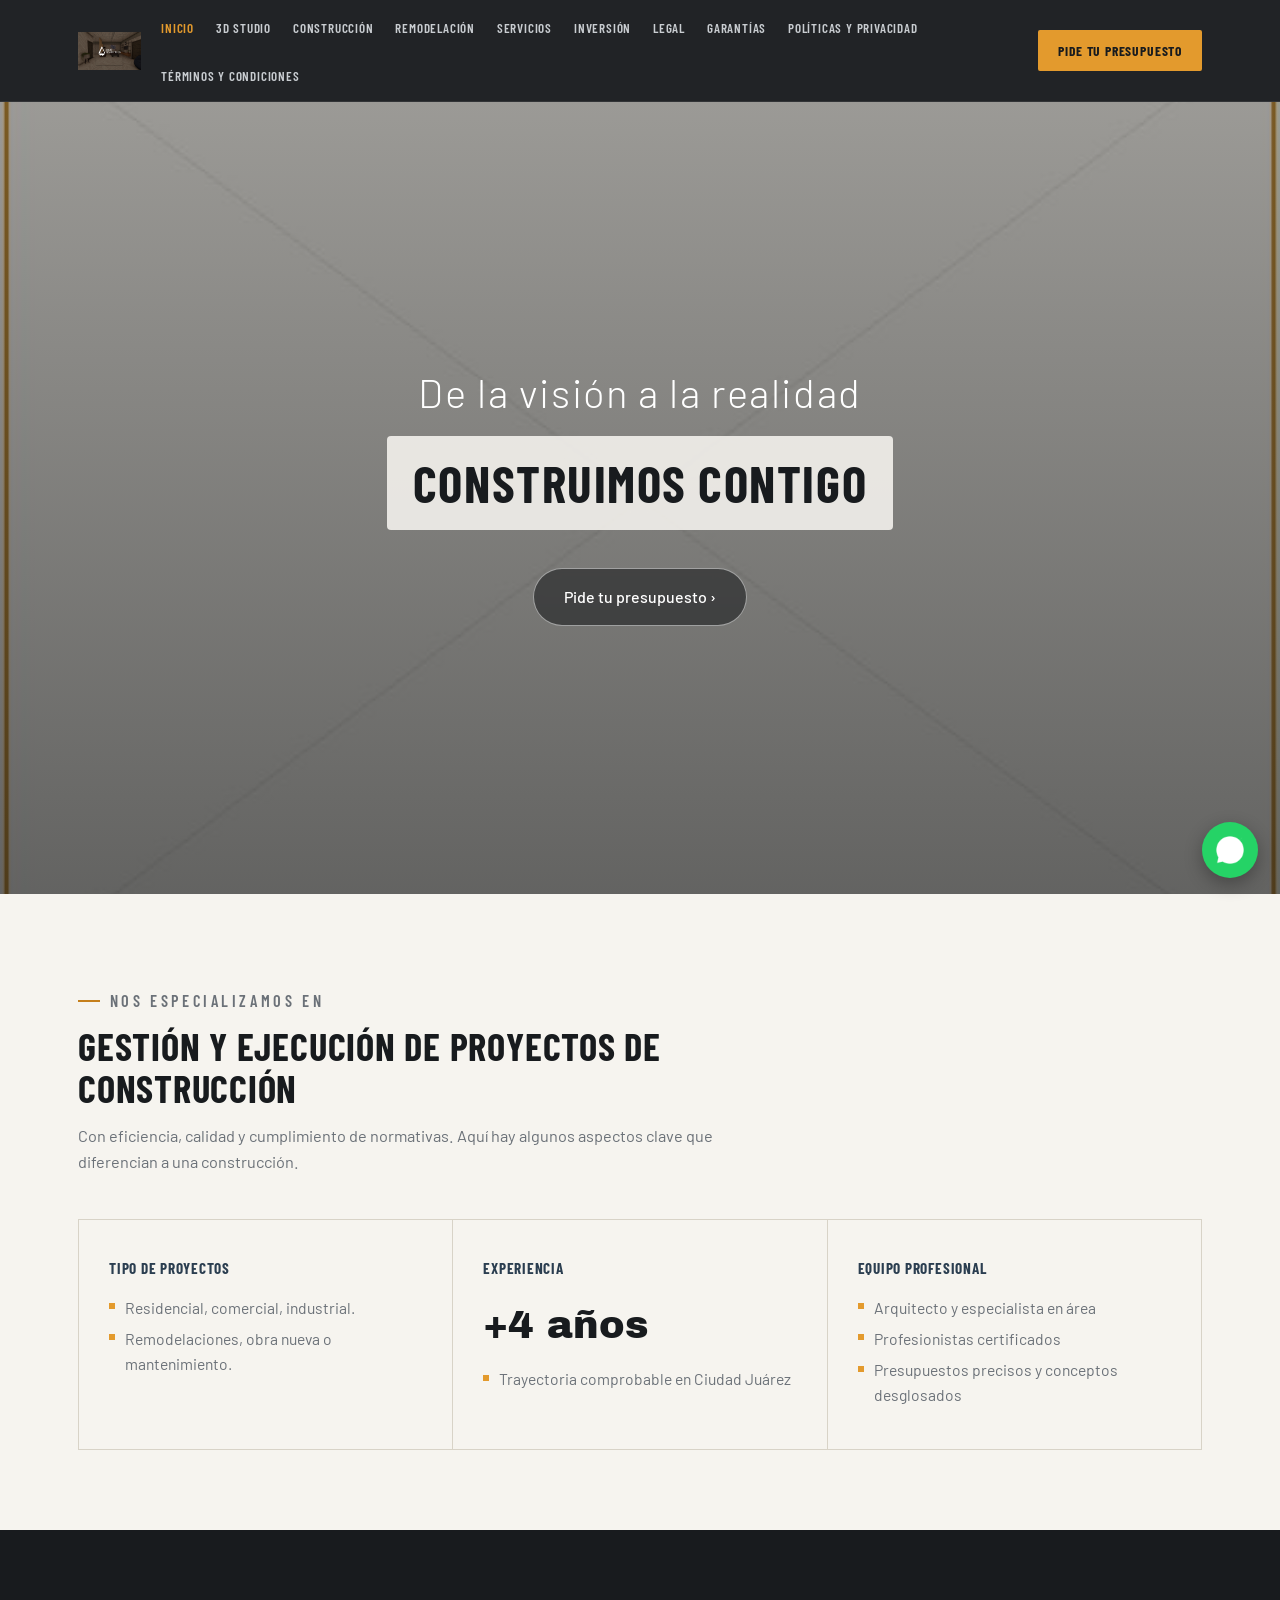
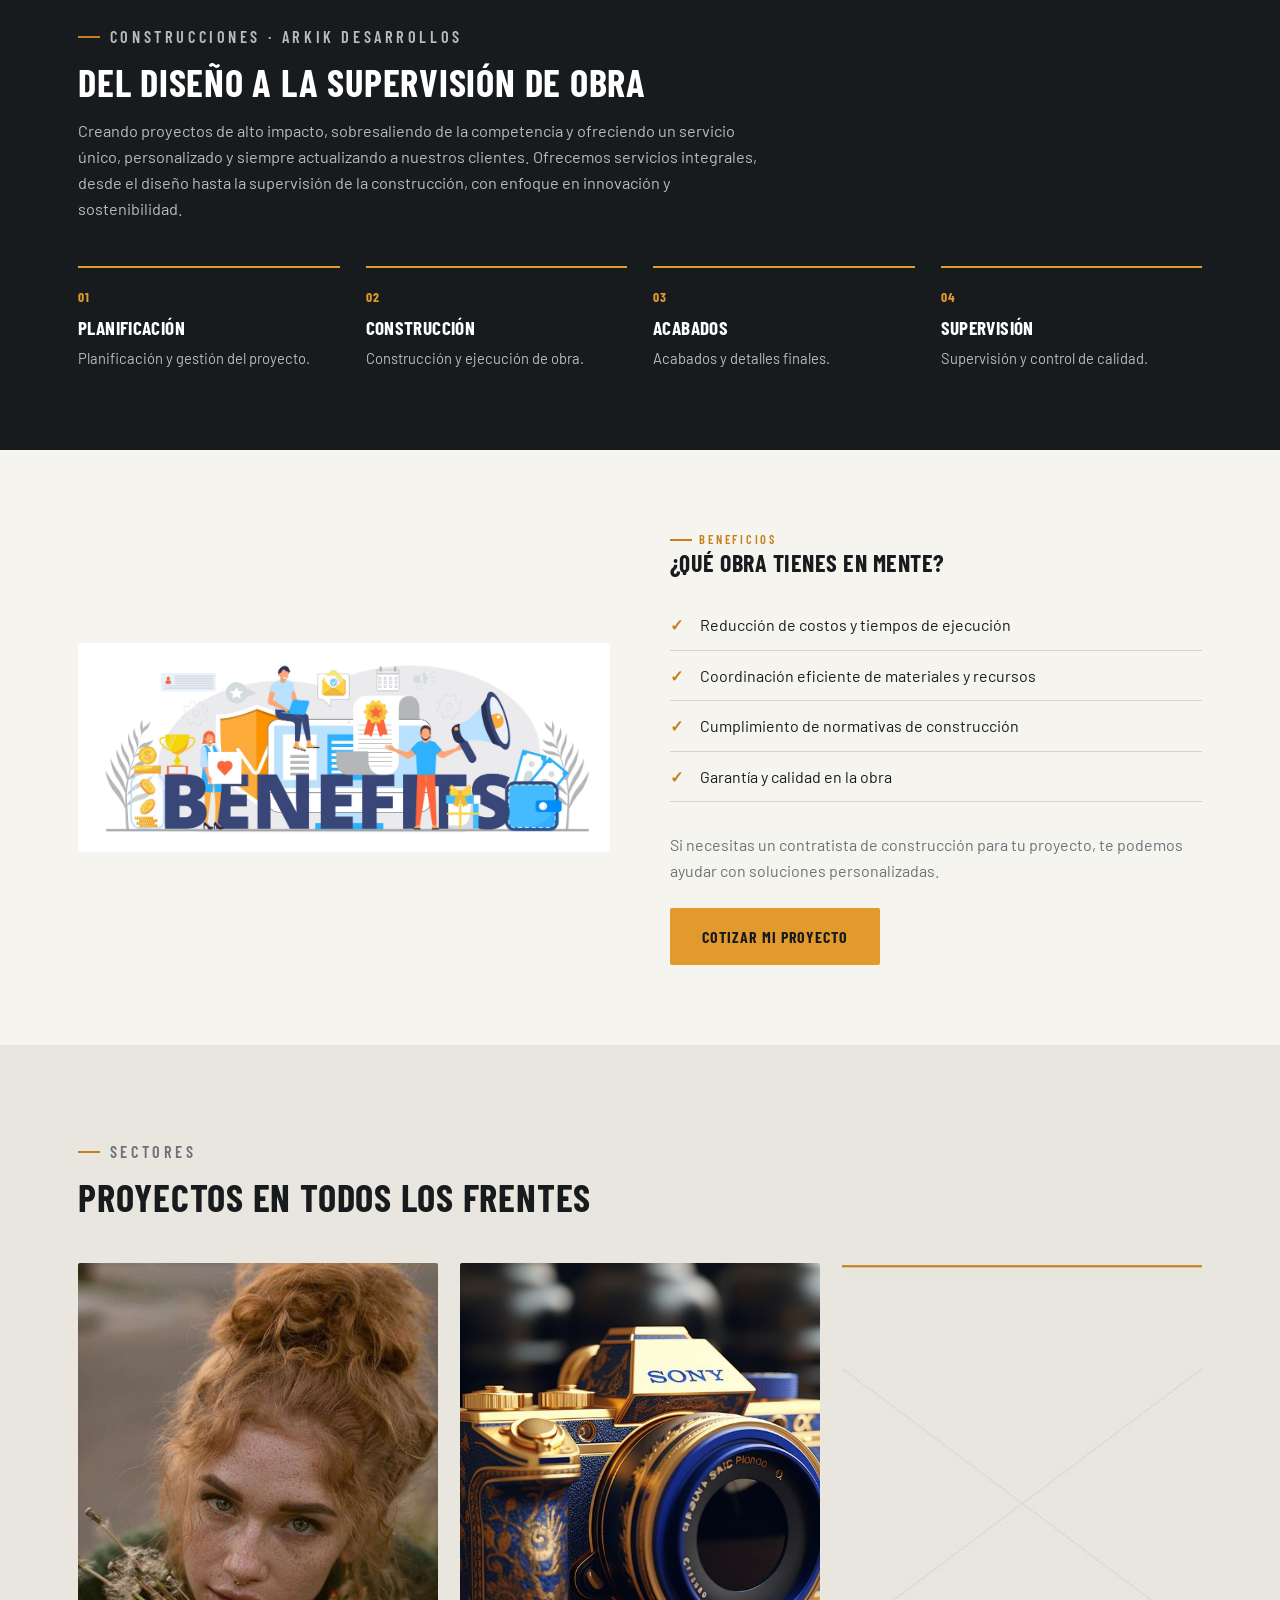
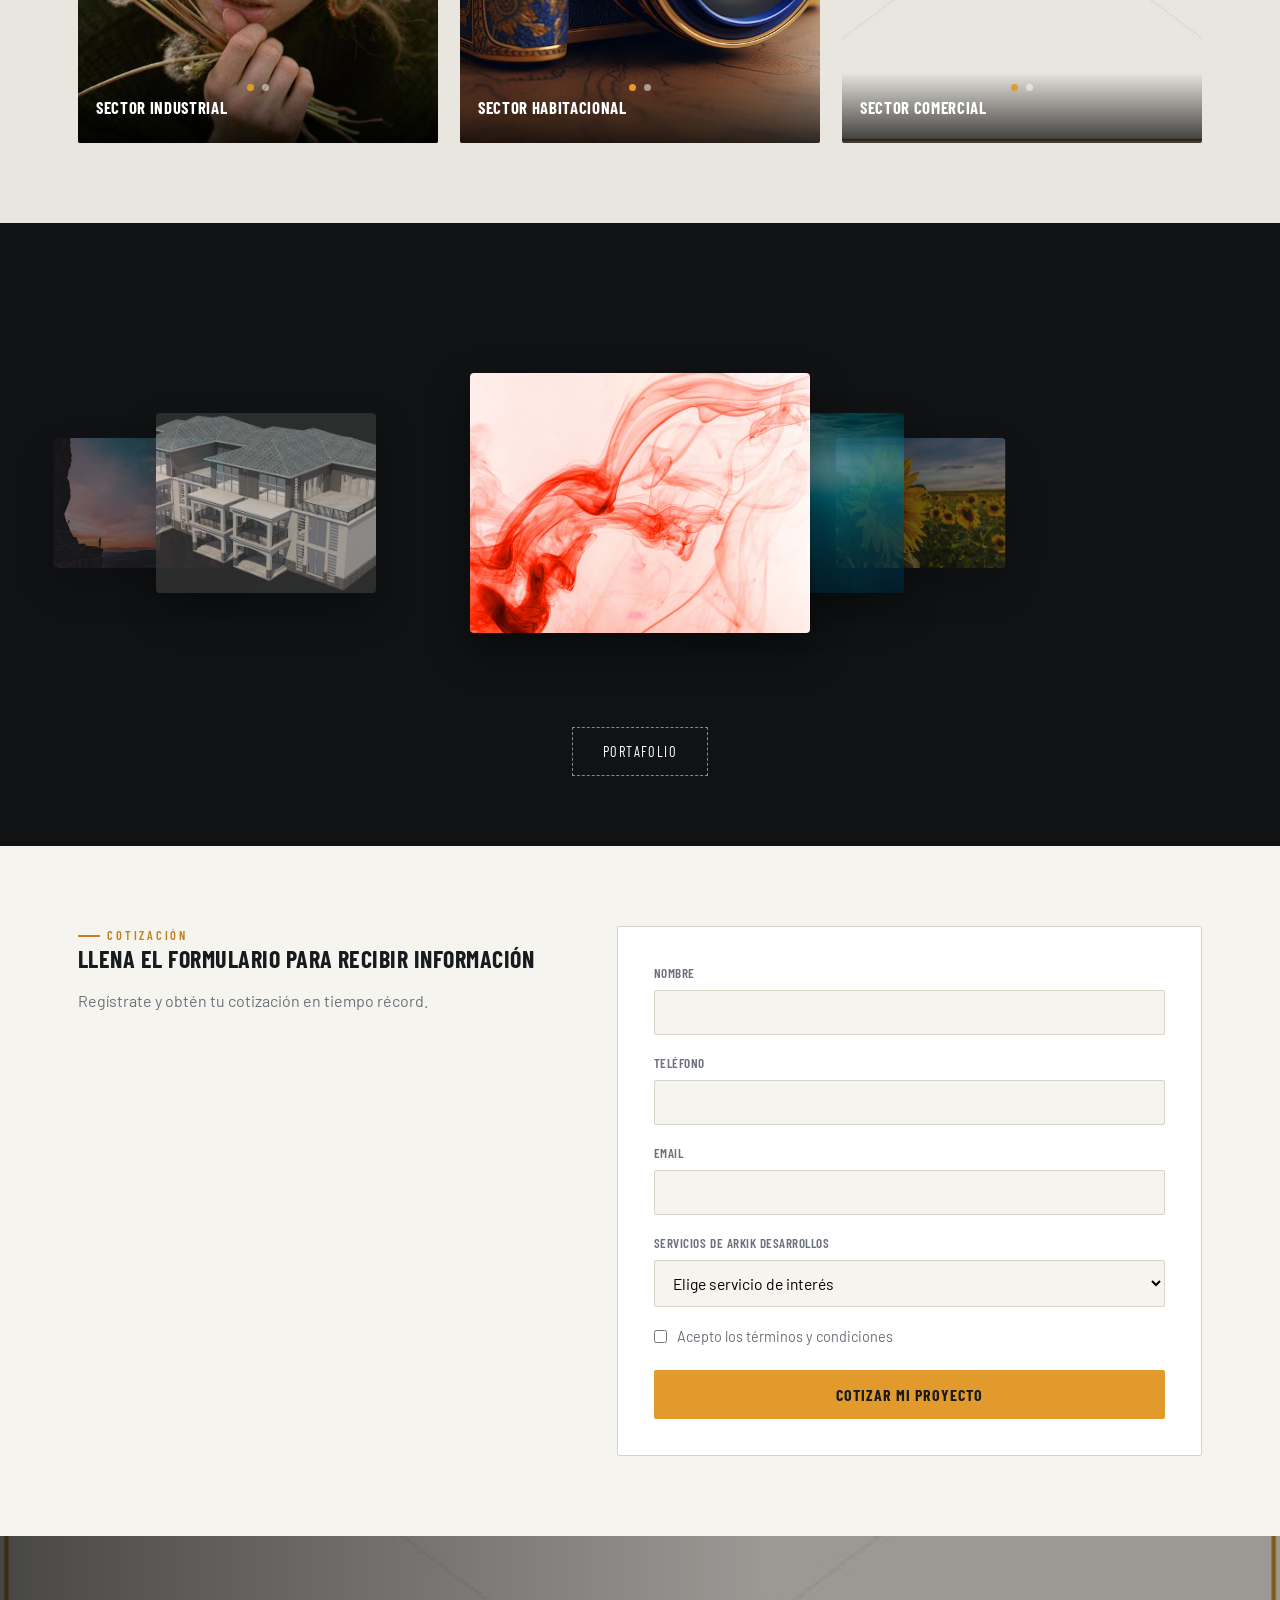
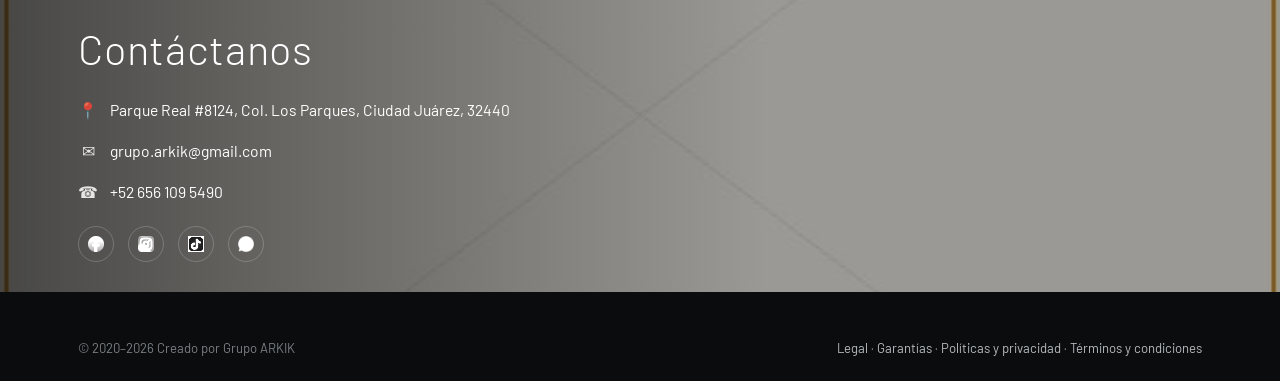
<file: index.html>
<!DOCTYPE html>
<html lang="es">
<head>
<meta charset="UTF-8">
<meta name="viewport" content="width=device-width, initial-scale=1.0">
<title>Construcción y Remodelaciones | Arkik Desarrollos | Ciudad Juárez</title>
<meta name="description" content="Conoce los proyectos donde hemos colaborado. Construcción, remodelación y desarrollos en Ciudad Juárez. ARKIK DESARROLLOS.">
<link rel="preconnect" href="https://fonts.googleapis.com"><link rel="preconnect" href="https://fonts.gstatic.com" crossorigin><link href="https://fonts.googleapis.com/css2?family=Archivo+Black&family=Barlow+Condensed:wght@500;600;700&family=Barlow:wght@400;500;600&display=swap" rel="stylesheet">
<link rel="stylesheet" href="css/style.css">

</head>
<body>
<header>
  <div class="nav">
    <a href="index.html" class="logo"><img src="images/logo.png" alt="Arkik Desarrollos"></a>
    <ul class="nav-links">
      <li><a href="index.html" class="active">Inicio</a></li>
<li><a href="3d-studio.html">3D Studio</a></li>
<li><a href="construccion.html">Construcción</a></li>
<li><a href="remodelacion.html">Remodelación</a></li>
<li><a href="servicios.html">Servicios</a></li>
<li><a href="inversion.html">Inversión</a></li>
<li><a href="legal.html">Legal</a></li>
<li><a href="garantias.html">Garantías</a></li>
<li><a href="politicas-privacidad.html">Políticas y privacidad</a></li>
<li><a href="terminos-condiciones.html">Términos y condiciones</a></li>

    </ul>
    <a class="nav-cta" href="https://api.whatsapp.com/send?phone=526561095490" target="_blank" rel="noopener">Pide tu presupuesto</a>
    <button class="nav-toggle" id="navToggle" aria-label="Abrir menú">☰</button>
  </div>
</header>
<main>

<section class="hero" id="inicio">
  <video class="hero-video" data-bg autoplay muted loop playsinline poster="images/hero-poster.jpg">
    <source src="videos/hero.mp4" type="video/mp4">
  </video>
  <div class="hero-inner">
    <h1>De la visión a la realidad</h1>
    <div class="tagline-pill">Construimos Contigo</div>
    <div>
      <a class="btn-pill" href="https://api.whatsapp.com/send?phone=526561095490" target="_blank" rel="noopener">Pide tu presupuesto ›</a>
    </div>
  </div>
</section>

<section id="especialidades">
  <div class="wrap">
    <div class="section-head reveal">
      <p class="eyebrow">Nos especializamos en</p>
      <h2>Gestión y ejecución de proyectos de construcción</h2>
      <p>Con eficiencia, calidad y cumplimiento de normativas. Aquí hay algunos aspectos clave que diferencian a una construcción.</p>
    </div>
    <div class="specs-grid reveal-stagger">
      <div class="spec-card">
        <p class="tag">Tipo de proyectos</p>
        <ul><li>Residencial, comercial, industrial.</li><li>Remodelaciones, obra nueva o mantenimiento.</li></ul>
      </div>
      <div class="spec-card">
        <p class="tag">Experiencia</p>
        <div class="big">+4 años</div>
        <ul style="margin-top:10px;"><li>Trayectoria comprobable en Ciudad Juárez</li></ul>
      </div>
      <div class="spec-card">
        <p class="tag">Equipo profesional</p>
        <ul><li>Arquitecto y especialista en área</li><li>Profesionistas certificados</li><li>Presupuestos precisos y conceptos desglosados</li></ul>
      </div>
    </div>
  </div>
</section>

<section class="services-band" id="construccion">
  <div class="wrap">
    <div class="section-head reveal">
      <p class="eyebrow">Construcciones · Arkik Desarrollos</p>
      <h2>Del diseño a la supervisión de obra</h2>
      <p>Creando proyectos de alto impacto, sobresaliendo de la competencia y ofreciendo un servicio único, personalizado y siempre actualizando a nuestros clientes. Ofrecemos servicios integrales, desde el diseño hasta la supervisión de la construcción, con enfoque en innovación y sostenibilidad.</p>
    </div>
    <div class="services-list reveal-stagger">
      <div class="service-item"><p class="idx">01</p><h3>Planificación</h3><p>Planificación y gestión del proyecto.</p></div>
      <div class="service-item"><p class="idx">02</p><h3>Construcción</h3><p>Construcción y ejecución de obra.</p></div>
      <div class="service-item"><p class="idx">03</p><h3>Acabados</h3><p>Acabados y detalles finales.</p></div>
      <div class="service-item"><p class="idx">04</p><h3>Supervisión</h3><p>Supervisión y control de calidad.</p></div>
    </div>
  </div>
</section>

<section id="servicios">
  <div class="wrap benefits reveal">
    <img src="images/benefits.jpg" alt="Obra de construcción Arkik Desarrollos" loading="lazy">
    <div>
      <p class="eyebrow">Beneficios</p>
      <h2>¿Qué obra tienes en mente?</h2>
      <ul>
        <li>Reducción de costos y tiempos de ejecución</li>
        <li>Coordinación eficiente de materiales y recursos</li>
        <li>Cumplimiento de normativas de construcción</li>
        <li>Garantía y calidad en la obra</li>
      </ul>
      <p style="color:var(--muted);margin-bottom:24px;">Si necesitas un contratista de construcción para tu proyecto, te podemos ayudar con soluciones personalizadas.</p>
      <a class="btn-primary" href="#contacto">Cotizar mi proyecto</a>
    </div>
  </div>
</section>

<section class="sectors">
  <div class="wrap">
    <div class="section-head reveal"><p class="eyebrow">Sectores</p><h2>Proyectos en todos los frentes</h2></div>
    <div class="sector-grid reveal-stagger">
      <div class="sector-card card-carousel">
        <div class="carousel-track">
          <img src="images/sector-industrial.jpg" alt="Sector Industrial" loading="lazy">
          <img src="images/construccion-corporativa.jpg" alt="Proyecto industrial Arkik" loading="lazy">
        </div>
        <button class="carousel-arrow prev" aria-label="Anterior">‹</button>
        <button class="carousel-arrow next" aria-label="Siguiente">›</button>
        <div class="carousel-dots"></div>
        <div class="label">Sector Industrial</div>
      </div>
      <div class="sector-card card-carousel">
        <div class="carousel-track">
          <img src="images/sector-habitacional.jpg" alt="Sector Habitacional" loading="lazy">
          <img src="images/construccion-residencial.jpg" alt="Proyecto habitacional Arkik" loading="lazy">
        </div>
        <button class="carousel-arrow prev" aria-label="Anterior">‹</button>
        <button class="carousel-arrow next" aria-label="Siguiente">›</button>
        <div class="carousel-dots"></div>
        <div class="label">Sector Habitacional</div>
      </div>
      <div class="sector-card card-carousel">
        <div class="carousel-track">
          <img src="images/sector-comercial.jpg" alt="Sector Comercial" loading="lazy">
          <img src="images/construccion-comercial.jpg" alt="Proyecto comercial Arkik" loading="lazy">
        </div>
        <button class="carousel-arrow prev" aria-label="Anterior">‹</button>
        <button class="carousel-arrow next" aria-label="Siguiente">›</button>
        <div class="carousel-dots"></div>
        <div class="label">Sector Comercial</div>
      </div>
    </div>
  </div>
</section>

<section class="portfolio-fan-wrap" id="remodelacion">
  <div class="wrap">
    <div class="portfolio-fan" data-images='["images/construccion-residencial.jpg","images/remodelacion-cocinas.jpg","images/construccion-comercial.jpg","images/remodelacion-banos.jpg","images/3d-plaza-caporal.jpg","images/construccion-corporativa.jpg","images/remodelacion-fachadas.jpg","images/3d-casa-pao.jpg"]'></div>
    <a class="fan-badge" href="https://www.grupoarkik.com/_files/ugd/6ab1eb_3b5ccdfc936b4402ac11c60393402bea.pdf" target="_blank" rel="noopener">Portafolio</a>
  </div>
</section>

<section class="form-section" id="contacto">
  <div class="wrap form-layout reveal">
    <div>
      <p class="eyebrow">Cotización</p>
      <h2>Llena el formulario para recibir información</h2>
      <p style="color:var(--muted);margin-top:16px;">Regístrate y obtén tu cotización en tiempo récord.</p>
    </div>
    <form id="quoteForm">
      <div class="field"><label for="name">Nombre</label><input type="text" id="name" name="name" required></div>
      <div class="field"><label for="phone">Teléfono</label><input type="tel" id="phone" name="phone" required></div>
      <div class="field"><label for="email">Email</label><input type="email" id="email" name="email" required></div>
      <div class="field">
        <label for="service">Servicios de Arkik Desarrollos</label>
        <select id="service" name="service">
          <option value="">Elige servicio de interés</option>
          <option>Construcción</option><option>Remodelación</option><option>3D Studio</option><option>Inversión</option>
        </select>
      </div>
      <div class="checkbox-row"><input type="checkbox" id="terms" required><label for="terms">Acepto los términos y condiciones</label></div>
      <button type="submit" class="submit-btn">Cotizar mi proyecto</button>
      <p class="form-note" id="formNote">Se abrió tu app de correo con los datos listos para enviar — solo confirma el envío ahí.</p>
    </form>
  </div>
</section>

</main>
<section class="contact-video">
  <video class="contact-video-el" data-bg autoplay muted loop playsinline poster="images/contact-poster.jpg">
    <source src="videos/contacto.mp4" type="video/mp4">
  </video>
  <div class="wrap">
    <h2>Contáctanos</h2>
    <ul class="c-list">
      <li><span class="c-icon">📍</span><a href="https://maps.app.goo.gl/6qmCh1wCLA6KnDSu8" target="_blank" rel="noopener">Parque Real #8124, Col. Los Parques, Ciudad Juárez, 32440</a></li>
      <li><span class="c-icon">✉</span><a href="mailto:arkik.desarrollos@gmail.com">grupo.arkik@gmail.com</a></li>
      <li><span class="c-icon">☎</span><a href="tel:+526561095490">+52 656 109 5490</a></li>
    </ul>
    <div class="socials" style="margin-top:22px;">
      <a href="https://www.facebook.com/profile.php?id=61581260662167" target="_blank" rel="noopener" aria-label="Facebook"><img src="images/icon-facebook.png" alt=""></a>
      <a href="https://www.instagram.com/arkik_3d_studio/" target="_blank" rel="noopener" aria-label="Instagram"><img src="images/icon-instagram.png" alt=""></a>
      <a href="https://www.tiktok.com/@arkik_desarrollos" target="_blank" rel="noopener" aria-label="TikTok"><img src="images/icon-tiktok.png" alt=""></a>
      <a href="https://api.whatsapp.com/send?phone=526561095490" target="_blank" rel="noopener" aria-label="WhatsApp"><img src="images/icon-whatsapp.png" alt=""></a>
    </div>
  </div>
</section>

<footer>
  <div class="wrap footer-bottom">
    <span>© 2020–2026 Creado por Grupo ARKIK</span>
    <span><a href="legal.html">Legal</a> · <a href="garantias.html">Garantías</a> · <a href="politicas-privacidad.html">Políticas y privacidad</a> · <a href="terminos-condiciones.html">Términos y condiciones</a></span>
  </div>
</footer>

<a class="wa-float" href="https://api.whatsapp.com/send?phone=526561095490" target="_blank" rel="noopener" aria-label="Escríbenos por WhatsApp"><img src="images/icon-whatsapp.png" alt="WhatsApp"></a>

<script src="js/main.js"></script>
</body>
</html>
</file>
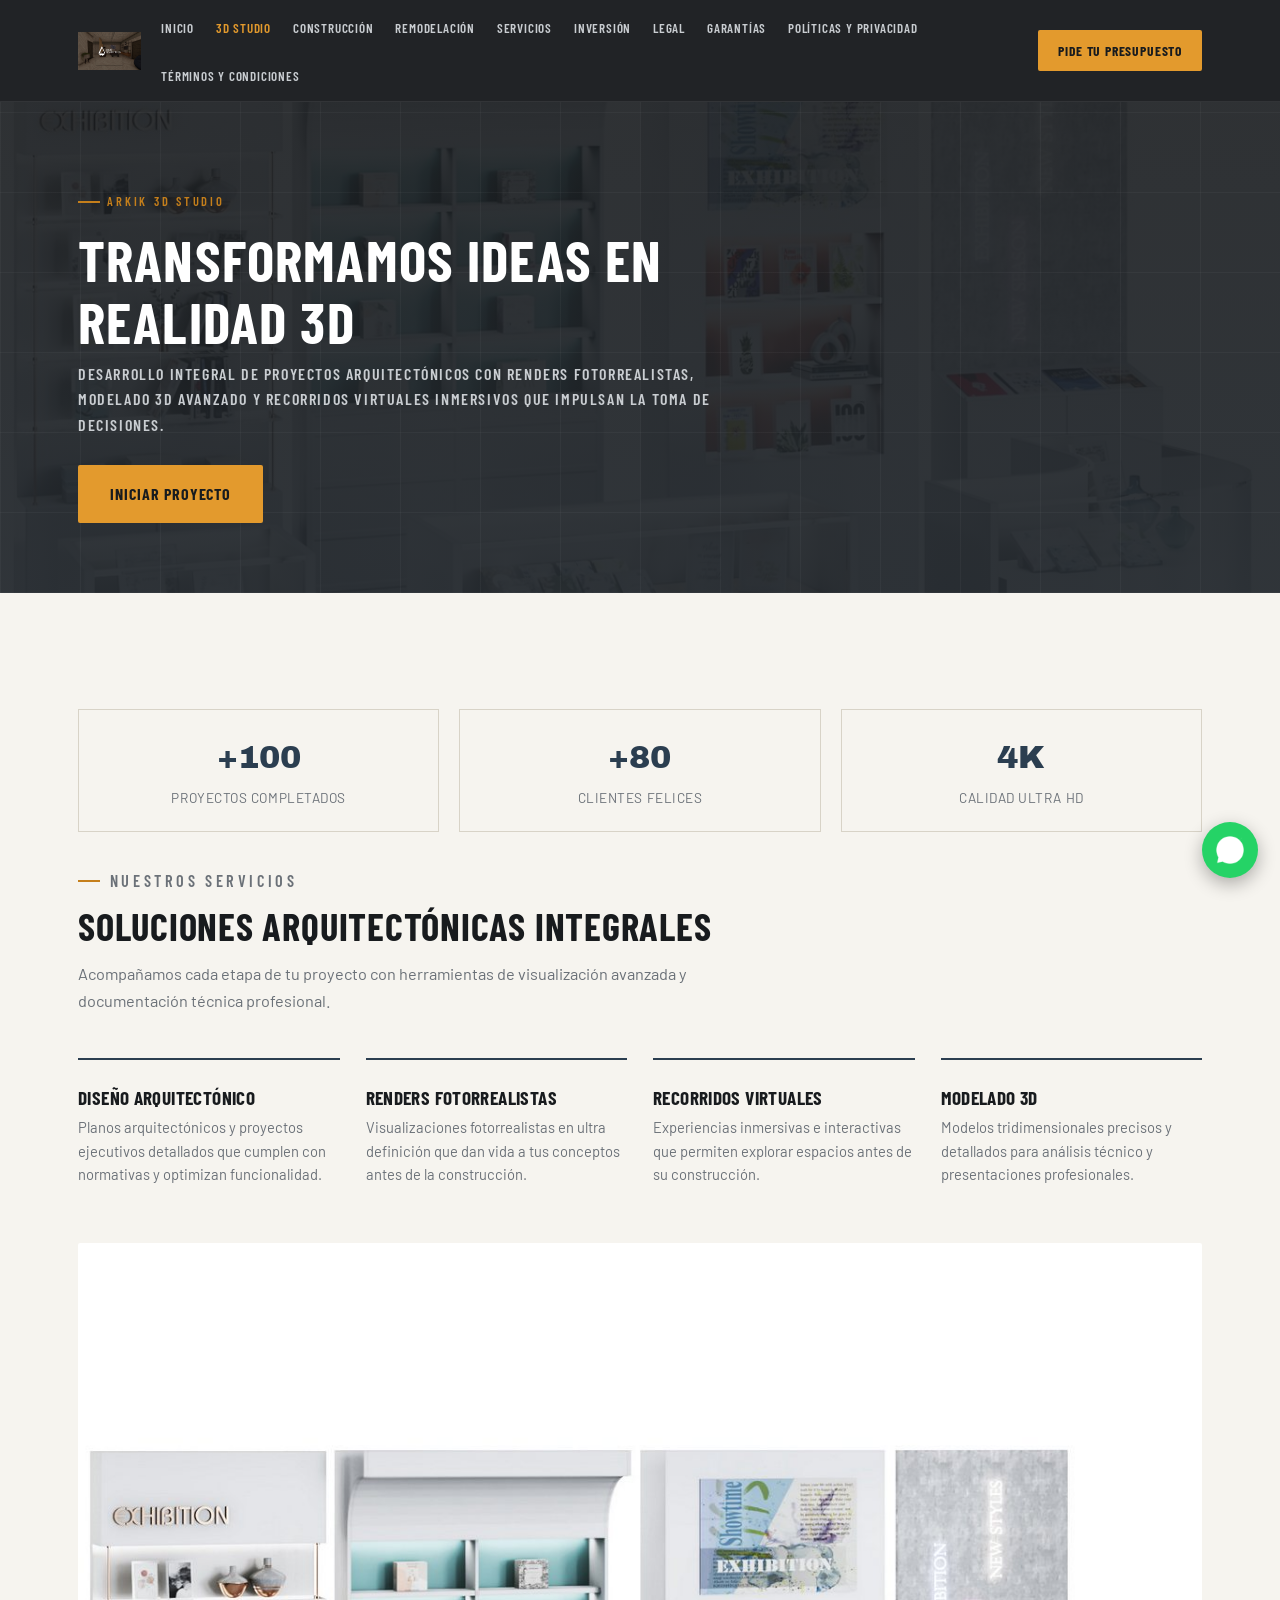
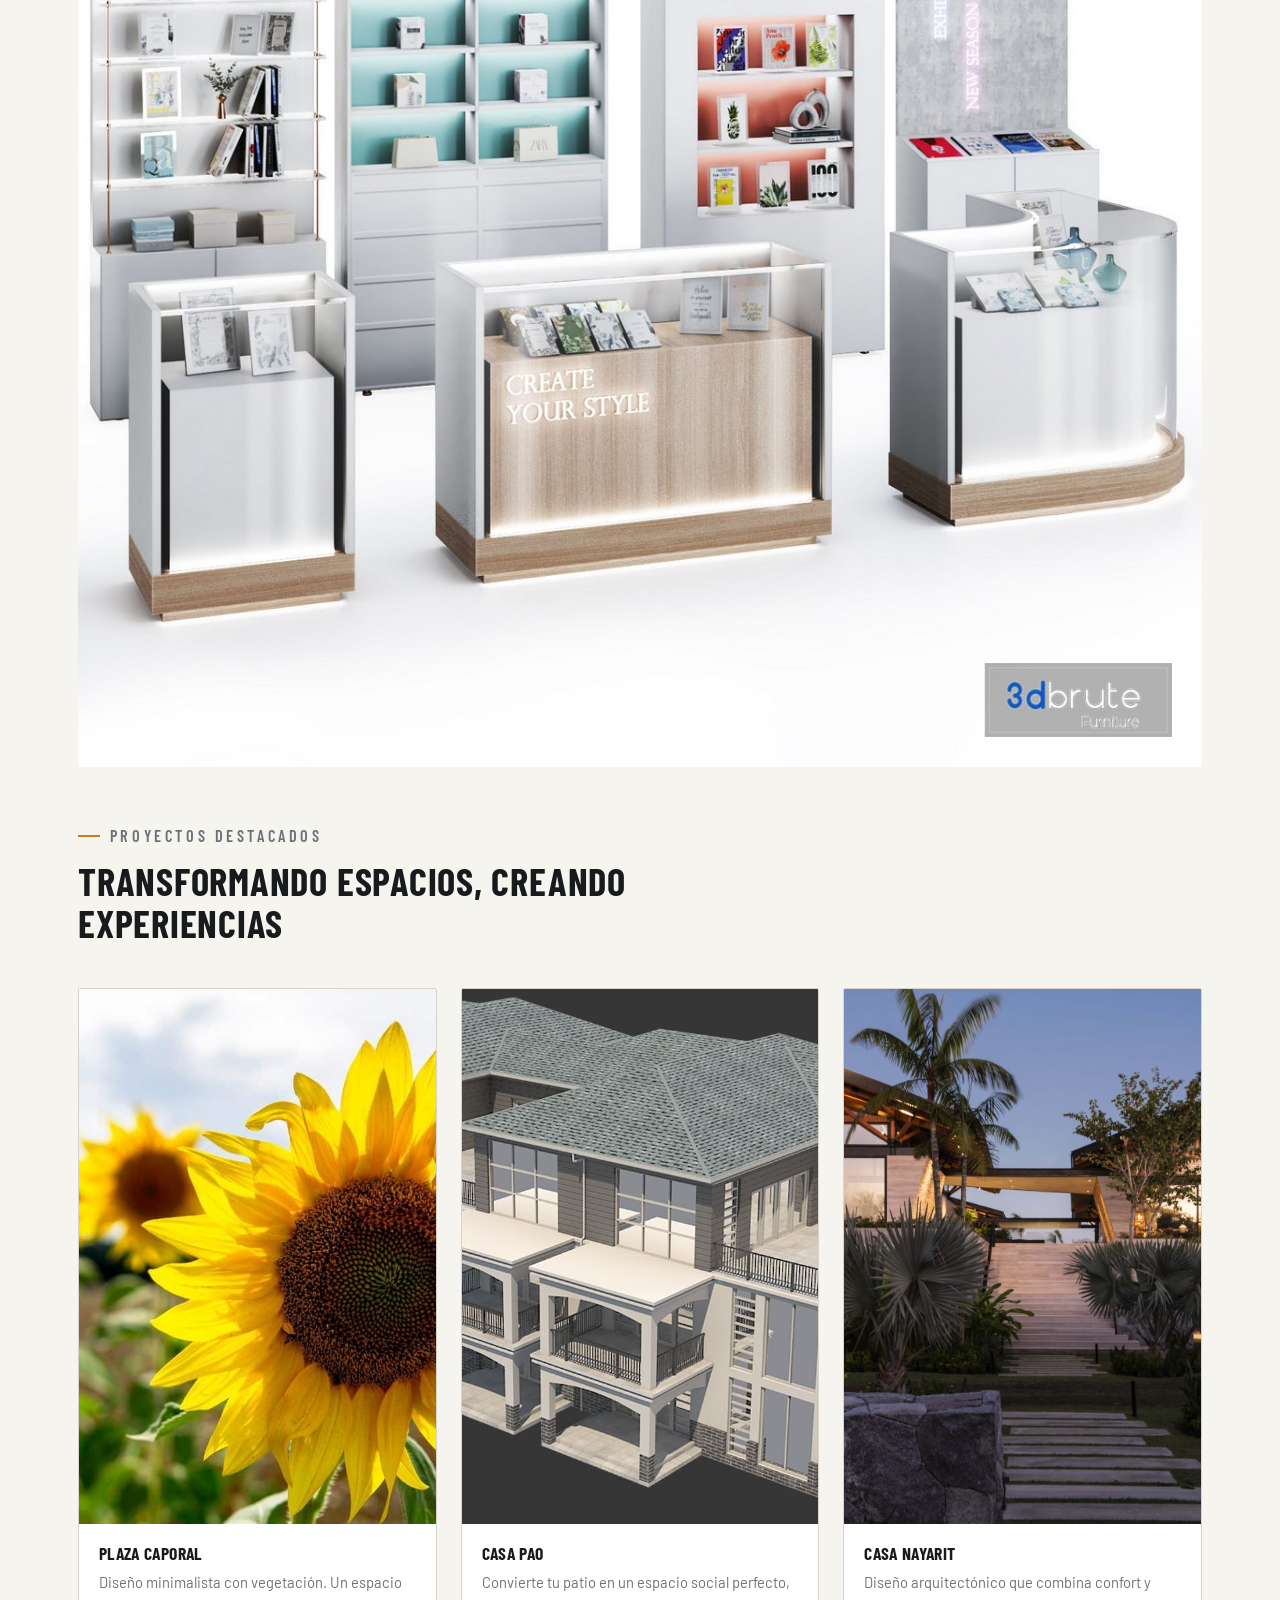
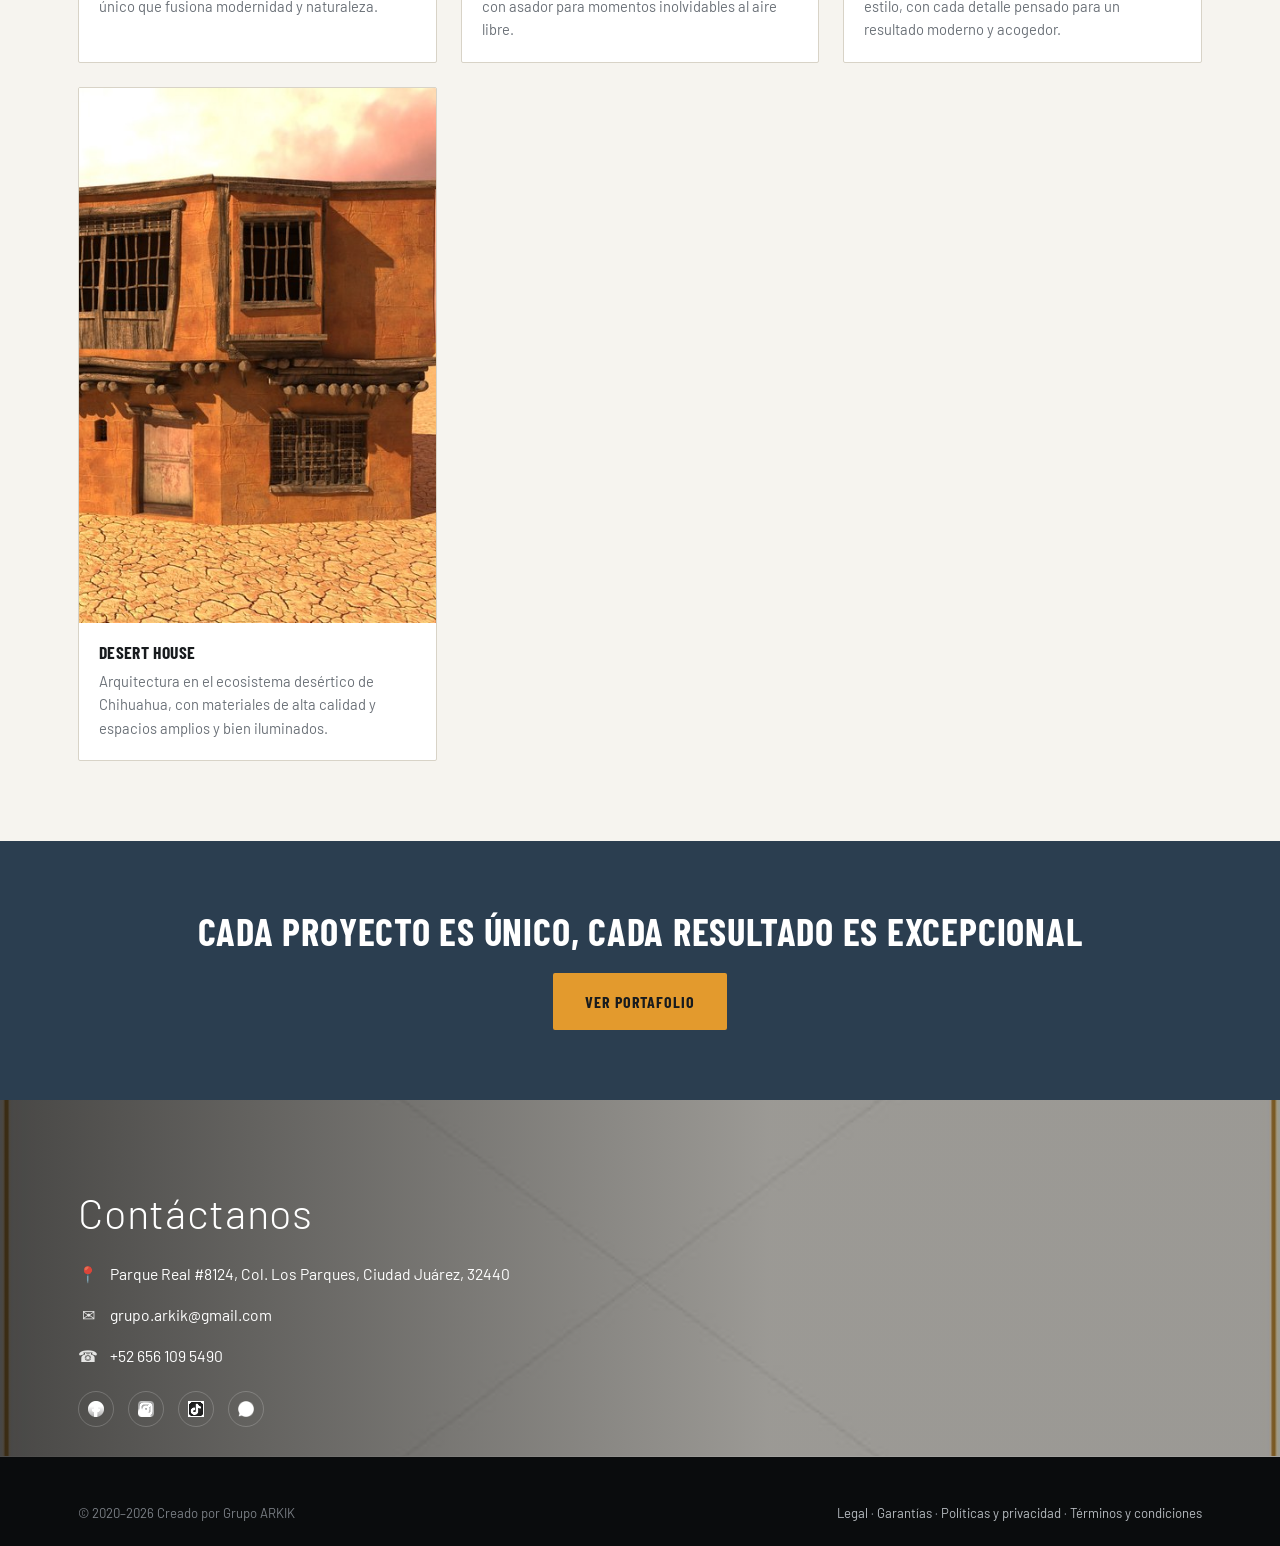
<file: 3d-studio.html>
<!DOCTYPE html>
<html lang="es">
<head>
<meta charset="UTF-8">
<meta name="viewport" content="width=device-width, initial-scale=1.0">
<title>3D Studio | Grupo Arkik</title>
<meta name="description" content="Renders fotorrealistas, modelado 3D y recorridos virtuales para proyectos arquitectónicos.">
<link rel="preconnect" href="https://fonts.googleapis.com"><link rel="preconnect" href="https://fonts.gstatic.com" crossorigin><link href="https://fonts.googleapis.com/css2?family=Archivo+Black&family=Barlow+Condensed:wght@500;600;700&family=Barlow:wght@400;500;600&display=swap" rel="stylesheet">
<link rel="stylesheet" href="css/style.css">

</head>
<body>
<header>
  <div class="nav">
    <a href="index.html" class="logo"><img src="images/logo.png" alt="Arkik Desarrollos"></a>
    <ul class="nav-links">
      <li><a href="index.html">Inicio</a></li>
<li><a href="3d-studio.html" class="active">3D Studio</a></li>
<li><a href="construccion.html">Construcción</a></li>
<li><a href="remodelacion.html">Remodelación</a></li>
<li><a href="servicios.html">Servicios</a></li>
<li><a href="inversion.html">Inversión</a></li>
<li><a href="legal.html">Legal</a></li>
<li><a href="garantias.html">Garantías</a></li>
<li><a href="politicas-privacidad.html">Políticas y privacidad</a></li>
<li><a href="terminos-condiciones.html">Términos y condiciones</a></li>

    </ul>
    <a class="nav-cta" href="https://api.whatsapp.com/send?phone=526561095490" target="_blank" rel="noopener">Pide tu presupuesto</a>
    <button class="nav-toggle" id="navToggle" aria-label="Abrir menú">☰</button>
  </div>
</header>
<main>

<section class="page-hero" style="background-image:url('images/3d-showcase.jpg')">
  <div class="wrap">
    <p class="eyebrow">Arkik 3D Studio</p>
    <h1>Transformamos ideas en realidad 3D</h1>
    <p class="tagline">Desarrollo integral de proyectos arquitectónicos con renders fotorrealistas, modelado 3D avanzado y recorridos virtuales inmersivos que impulsan la toma de decisiones.</p>
    <div style="margin-top:28px;"><a class="btn-primary" href="https://api.whatsapp.com/send?phone=526561095490" target="_blank" rel="noopener">Iniciar proyecto</a></div>
  </div>
</section>
<section>
  <div class="wrap">
    <div class="stats-row reveal-stagger">
      <div class="stat"><div class="num">+100</div><div class="label">Proyectos completados</div></div>
      <div class="stat"><div class="num">+80</div><div class="label">Clientes felices</div></div>
      <div class="stat"><div class="num">4K</div><div class="label">Calidad ultra HD</div></div>
    </div>
    <div class="section-head reveal">
      <p class="eyebrow">Nuestros servicios</p>
      <h2>Soluciones arquitectónicas integrales</h2>
      <p>Acompañamos cada etapa de tu proyecto con herramientas de visualización avanzada y documentación técnica profesional.</p>
    </div>
    <div class="services-list reveal-stagger" style="margin-bottom:56px;">
      <div class="service-item" style="border-color:var(--steel);"><h3>Diseño Arquitectónico</h3><p style="color:var(--muted);">Planos arquitectónicos y proyectos ejecutivos detallados que cumplen con normativas y optimizan funcionalidad.</p></div>
      <div class="service-item" style="border-color:var(--steel);"><h3>Renders Fotorrealistas</h3><p style="color:var(--muted);">Visualizaciones fotorrealistas en ultra definición que dan vida a tus conceptos antes de la construcción.</p></div>
      <div class="service-item" style="border-color:var(--steel);"><h3>Recorridos Virtuales</h3><p style="color:var(--muted);">Experiencias inmersivas e interactivas que permiten explorar espacios antes de su construcción.</p></div>
      <div class="service-item" style="border-color:var(--steel);"><h3>Modelado 3D</h3><p style="color:var(--muted);">Modelos tridimensionales precisos y detallados para análisis técnico y presentaciones profesionales.</p></div>
    </div>
    <img src="images/3d-showcase.jpg" alt="Visualización 3D Arkik Studio" loading="lazy" style="border-radius:2px;margin-bottom:56px;" class="reveal">
    <div class="section-head reveal">
      <p class="eyebrow">Proyectos destacados</p>
      <h2>Transformando espacios, creando experiencias</h2>
    </div>
    <div class="card-grid reveal-stagger">
      <div class="card"><img src="images/3d-plaza-caporal.jpg" alt="Plaza Caporal" loading="lazy"><div class="card-body"><h3>Plaza Caporal</h3><p>Diseño minimalista con vegetación. Un espacio único que fusiona modernidad y naturaleza.</p></div></div>
      <div class="card"><img src="images/3d-casa-pao.jpg" alt="Casa PAO" loading="lazy"><div class="card-body"><h3>Casa PAO</h3><p>Convierte tu patio en un espacio social perfecto, con asador para momentos inolvidables al aire libre.</p></div></div>
      <div class="card"><img src="images/3d-casa-nayarit-1.jpg" alt="Casa Nayarit" loading="lazy"><div class="card-body"><h3>Casa Nayarit</h3><p>Diseño arquitectónico que combina confort y estilo, con cada detalle pensado para un resultado moderno y acogedor.</p></div></div>
      <div class="card"><img src="images/3d-desert-house.jpg" alt="Desert House" loading="lazy"><div class="card-body"><h3>Desert House</h3><p>Arquitectura en el ecosistema desértico de Chihuahua, con materiales de alta calidad y espacios amplios y bien iluminados.</p></div></div>
    </div>
  </div>
</section>
<section class="portfolio-cta reveal">
  <div class="wrap"><h2>Cada proyecto es único, cada resultado es excepcional</h2>
  <a class="btn-primary" href="https://api.whatsapp.com/send?phone=526561095490" target="_blank" rel="noopener">Ver portafolio</a></div>
</section>

</main>
<section class="contact-video">
  <video class="contact-video-el" data-bg autoplay muted loop playsinline poster="images/contact-poster.jpg">
    <source src="videos/contacto.mp4" type="video/mp4">
  </video>
  <div class="wrap">
    <h2>Contáctanos</h2>
    <ul class="c-list">
      <li><span class="c-icon">📍</span><a href="https://maps.app.goo.gl/6qmCh1wCLA6KnDSu8" target="_blank" rel="noopener">Parque Real #8124, Col. Los Parques, Ciudad Juárez, 32440</a></li>
      <li><span class="c-icon">✉</span><a href="mailto:arkik.desarrollos@gmail.com">grupo.arkik@gmail.com</a></li>
      <li><span class="c-icon">☎</span><a href="tel:+526561095490">+52 656 109 5490</a></li>
    </ul>
    <div class="socials" style="margin-top:22px;">
      <a href="https://www.facebook.com/profile.php?id=61581260662167" target="_blank" rel="noopener" aria-label="Facebook"><img src="images/icon-facebook.png" alt=""></a>
      <a href="https://www.instagram.com/arkik_3d_studio/" target="_blank" rel="noopener" aria-label="Instagram"><img src="images/icon-instagram.png" alt=""></a>
      <a href="https://www.tiktok.com/@arkik_desarrollos" target="_blank" rel="noopener" aria-label="TikTok"><img src="images/icon-tiktok.png" alt=""></a>
      <a href="https://api.whatsapp.com/send?phone=526561095490" target="_blank" rel="noopener" aria-label="WhatsApp"><img src="images/icon-whatsapp.png" alt=""></a>
    </div>
  </div>
</section>

<footer>
  <div class="wrap footer-bottom">
    <span>© 2020–2026 Creado por Grupo ARKIK</span>
    <span><a href="legal.html">Legal</a> · <a href="garantias.html">Garantías</a> · <a href="politicas-privacidad.html">Políticas y privacidad</a> · <a href="terminos-condiciones.html">Términos y condiciones</a></span>
  </div>
</footer>

<a class="wa-float" href="https://api.whatsapp.com/send?phone=526561095490" target="_blank" rel="noopener" aria-label="Escríbenos por WhatsApp"><img src="images/icon-whatsapp.png" alt="WhatsApp"></a>

<script src="js/main.js"></script>
</body>
</html>
</file>
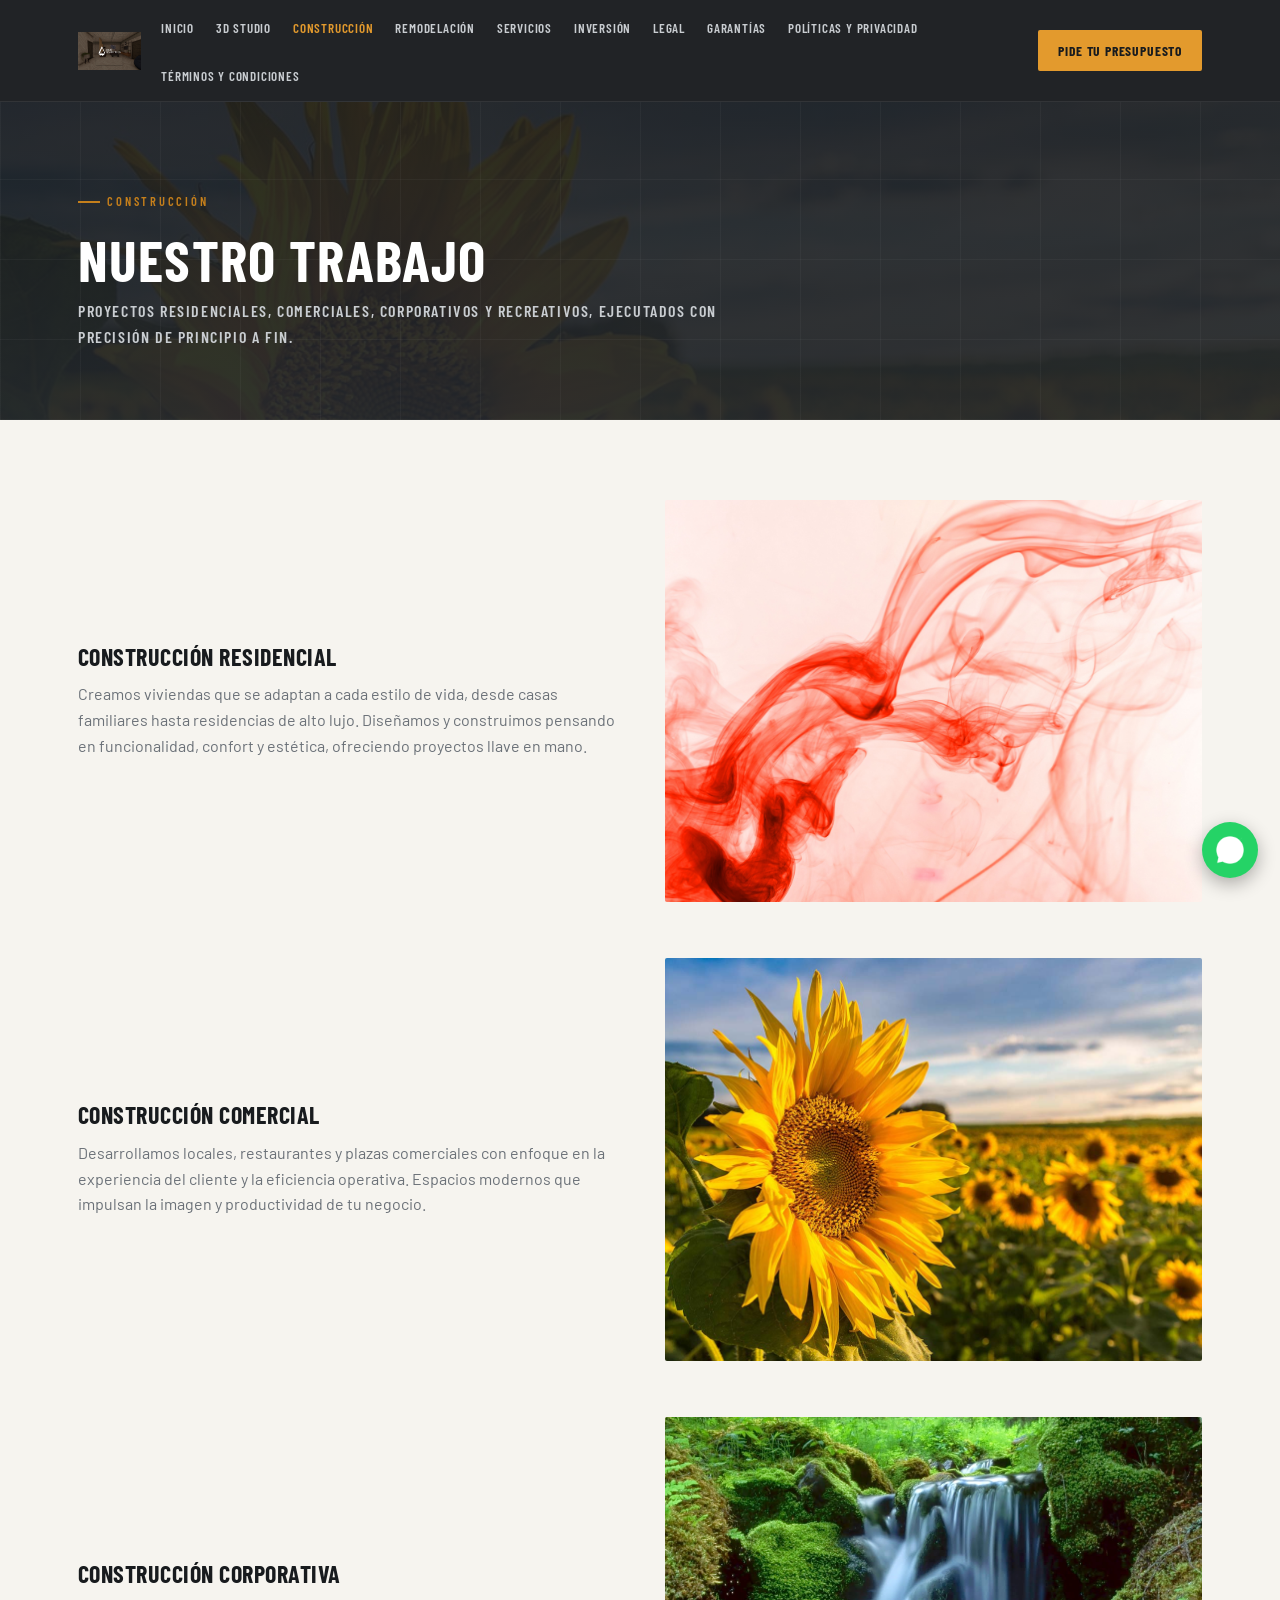
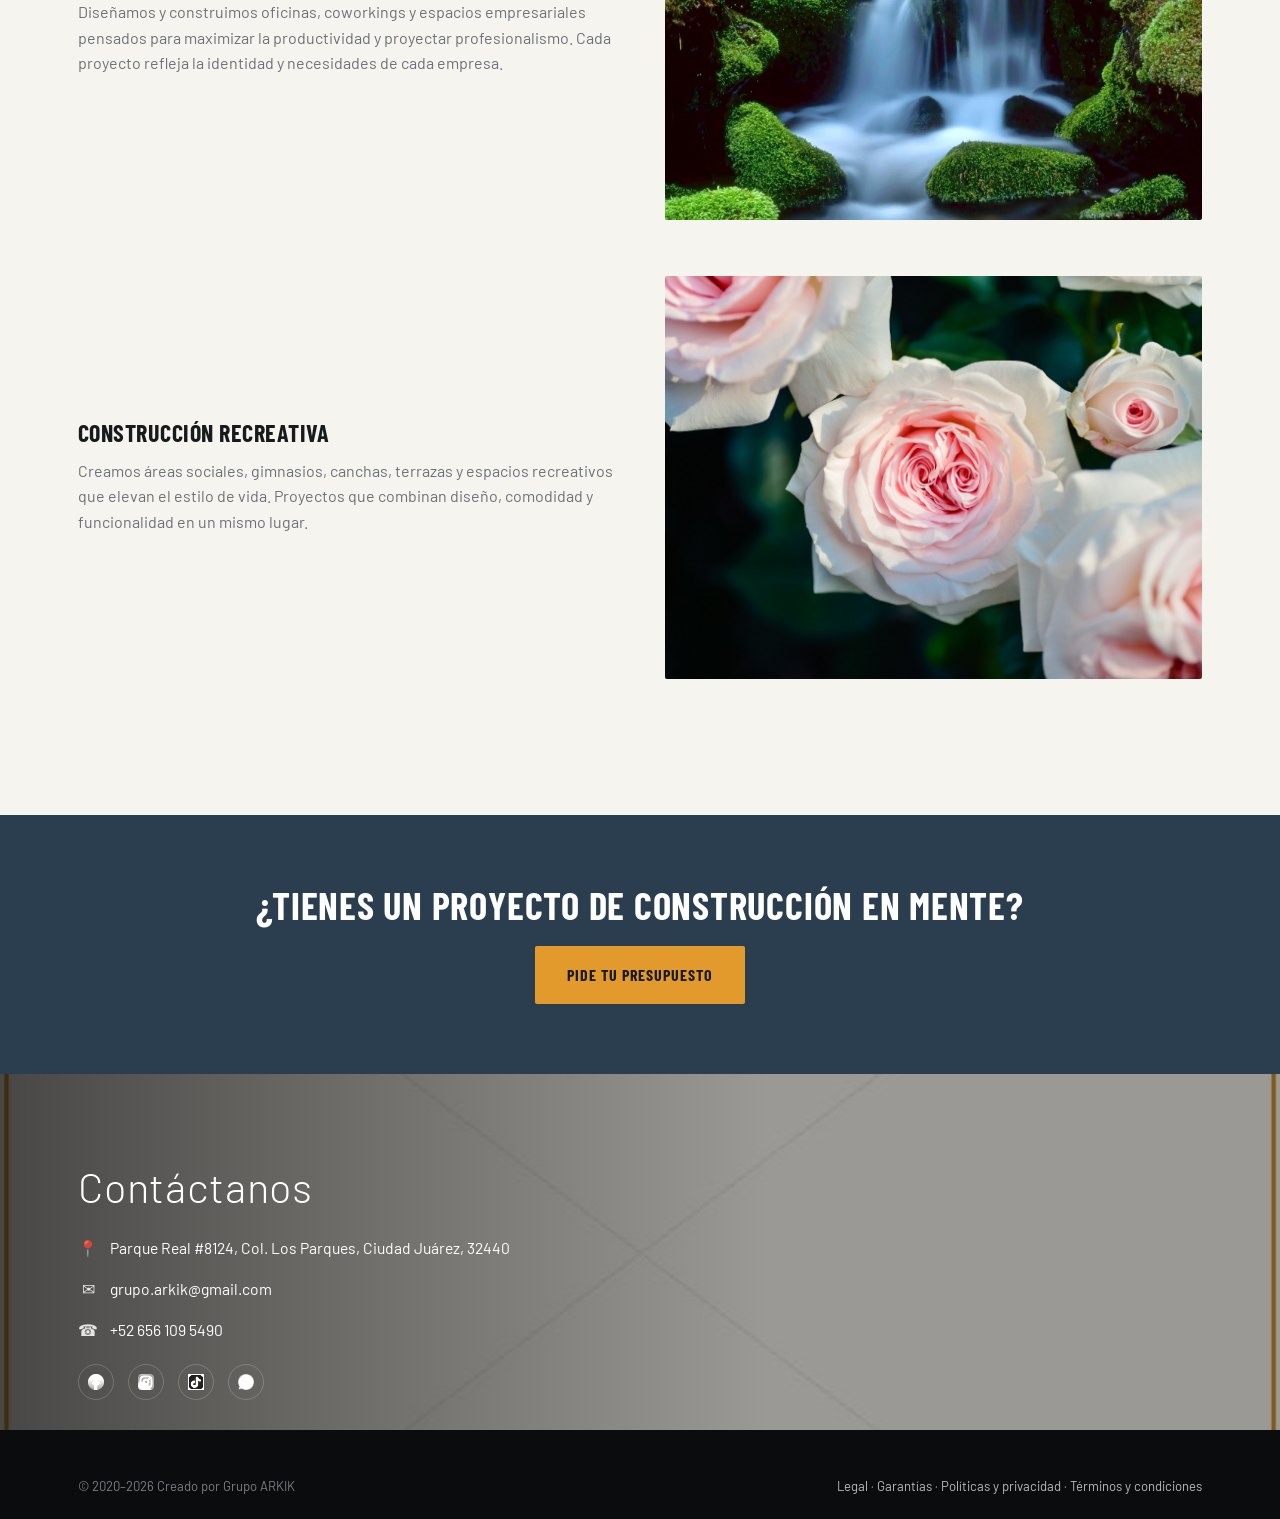
<file: construccion.html>
<!DOCTYPE html>
<html lang="es">
<head>
<meta charset="UTF-8">
<meta name="viewport" content="width=device-width, initial-scale=1.0">
<title>Construcción | Grupo Arkik</title>
<meta name="description" content="Construcción residencial, comercial, corporativa y recreativa en Ciudad Juárez.">
<link rel="preconnect" href="https://fonts.googleapis.com"><link rel="preconnect" href="https://fonts.gstatic.com" crossorigin><link href="https://fonts.googleapis.com/css2?family=Archivo+Black&family=Barlow+Condensed:wght@500;600;700&family=Barlow:wght@400;500;600&display=swap" rel="stylesheet">
<link rel="stylesheet" href="css/style.css">

</head>
<body>
<header>
  <div class="nav">
    <a href="index.html" class="logo"><img src="images/logo.png" alt="Arkik Desarrollos"></a>
    <ul class="nav-links">
      <li><a href="index.html">Inicio</a></li>
<li><a href="3d-studio.html">3D Studio</a></li>
<li><a href="construccion.html" class="active">Construcción</a></li>
<li><a href="remodelacion.html">Remodelación</a></li>
<li><a href="servicios.html">Servicios</a></li>
<li><a href="inversion.html">Inversión</a></li>
<li><a href="legal.html">Legal</a></li>
<li><a href="garantias.html">Garantías</a></li>
<li><a href="politicas-privacidad.html">Políticas y privacidad</a></li>
<li><a href="terminos-condiciones.html">Términos y condiciones</a></li>

    </ul>
    <a class="nav-cta" href="https://api.whatsapp.com/send?phone=526561095490" target="_blank" rel="noopener">Pide tu presupuesto</a>
    <button class="nav-toggle" id="navToggle" aria-label="Abrir menú">☰</button>
  </div>
</header>
<main>

<section class="page-hero" style="background-image:url('images/construccion-comercial.jpg')">
  <div class="wrap">
    <p class="eyebrow">Construcción</p>
    <h1>Nuestro trabajo</h1>
    <p class="tagline">Proyectos residenciales, comerciales, corporativos y recreativos, ejecutados con precisión de principio a fin.</p>
  </div>
</section>
<section>
  <div class="wrap">
    <div class="content-grid reveal">
      <div><h3>Construcción Residencial</h3><p>Creamos viviendas que se adaptan a cada estilo de vida, desde casas familiares hasta residencias de alto lujo. Diseñamos y construimos pensando en funcionalidad, confort y estética, ofreciendo proyectos llave en mano.</p></div>
      <div class="img-col"><img src="images/construccion-residencial.jpg" alt="Construcción residencial" loading="lazy"></div>
    </div>
    <div class="content-grid reverse reveal">
      <div><h3>Construcción Comercial</h3><p>Desarrollamos locales, restaurantes y plazas comerciales con enfoque en la experiencia del cliente y la eficiencia operativa. Espacios modernos que impulsan la imagen y productividad de tu negocio.</p></div>
      <div class="img-col"><img src="images/construccion-comercial.jpg" alt="Construcción comercial" loading="lazy"></div>
    </div>
    <div class="content-grid reveal">
      <div><h3>Construcción Corporativa</h3><p>Diseñamos y construimos oficinas, coworkings y espacios empresariales pensados para maximizar la productividad y proyectar profesionalismo. Cada proyecto refleja la identidad y necesidades de cada empresa.</p></div>
      <div class="img-col"><img src="images/construccion-corporativa.jpg" alt="Construcción corporativa" loading="lazy"></div>
    </div>
    <div class="content-grid reverse reveal">
      <div><h3>Construcción Recreativa</h3><p>Creamos áreas sociales, gimnasios, canchas, terrazas y espacios recreativos que elevan el estilo de vida. Proyectos que combinan diseño, comodidad y funcionalidad en un mismo lugar.</p></div>
      <div class="img-col"><img src="images/construccion-recreativa.jpg" alt="Construcción recreativa" loading="lazy"></div>
    </div>
  </div>
</section>
<section class="portfolio-cta reveal">
  <div class="wrap"><h2>¿Tienes un proyecto de construcción en mente?</h2>
  <a class="btn-primary" href="https://api.whatsapp.com/send?phone=526561095490" target="_blank" rel="noopener">Pide tu presupuesto</a></div>
</section>

</main>
<section class="contact-video">
  <video class="contact-video-el" data-bg autoplay muted loop playsinline poster="images/contact-poster.jpg">
    <source src="videos/contacto.mp4" type="video/mp4">
  </video>
  <div class="wrap">
    <h2>Contáctanos</h2>
    <ul class="c-list">
      <li><span class="c-icon">📍</span><a href="https://maps.app.goo.gl/6qmCh1wCLA6KnDSu8" target="_blank" rel="noopener">Parque Real #8124, Col. Los Parques, Ciudad Juárez, 32440</a></li>
      <li><span class="c-icon">✉</span><a href="mailto:arkik.desarrollos@gmail.com">grupo.arkik@gmail.com</a></li>
      <li><span class="c-icon">☎</span><a href="tel:+526561095490">+52 656 109 5490</a></li>
    </ul>
    <div class="socials" style="margin-top:22px;">
      <a href="https://www.facebook.com/profile.php?id=61581260662167" target="_blank" rel="noopener" aria-label="Facebook"><img src="images/icon-facebook.png" alt=""></a>
      <a href="https://www.instagram.com/arkik_3d_studio/" target="_blank" rel="noopener" aria-label="Instagram"><img src="images/icon-instagram.png" alt=""></a>
      <a href="https://www.tiktok.com/@arkik_desarrollos" target="_blank" rel="noopener" aria-label="TikTok"><img src="images/icon-tiktok.png" alt=""></a>
      <a href="https://api.whatsapp.com/send?phone=526561095490" target="_blank" rel="noopener" aria-label="WhatsApp"><img src="images/icon-whatsapp.png" alt=""></a>
    </div>
  </div>
</section>

<footer>
  <div class="wrap footer-bottom">
    <span>© 2020–2026 Creado por Grupo ARKIK</span>
    <span><a href="legal.html">Legal</a> · <a href="garantias.html">Garantías</a> · <a href="politicas-privacidad.html">Políticas y privacidad</a> · <a href="terminos-condiciones.html">Términos y condiciones</a></span>
  </div>
</footer>

<a class="wa-float" href="https://api.whatsapp.com/send?phone=526561095490" target="_blank" rel="noopener" aria-label="Escríbenos por WhatsApp"><img src="images/icon-whatsapp.png" alt="WhatsApp"></a>

<script src="js/main.js"></script>
</body>
</html>
</file>
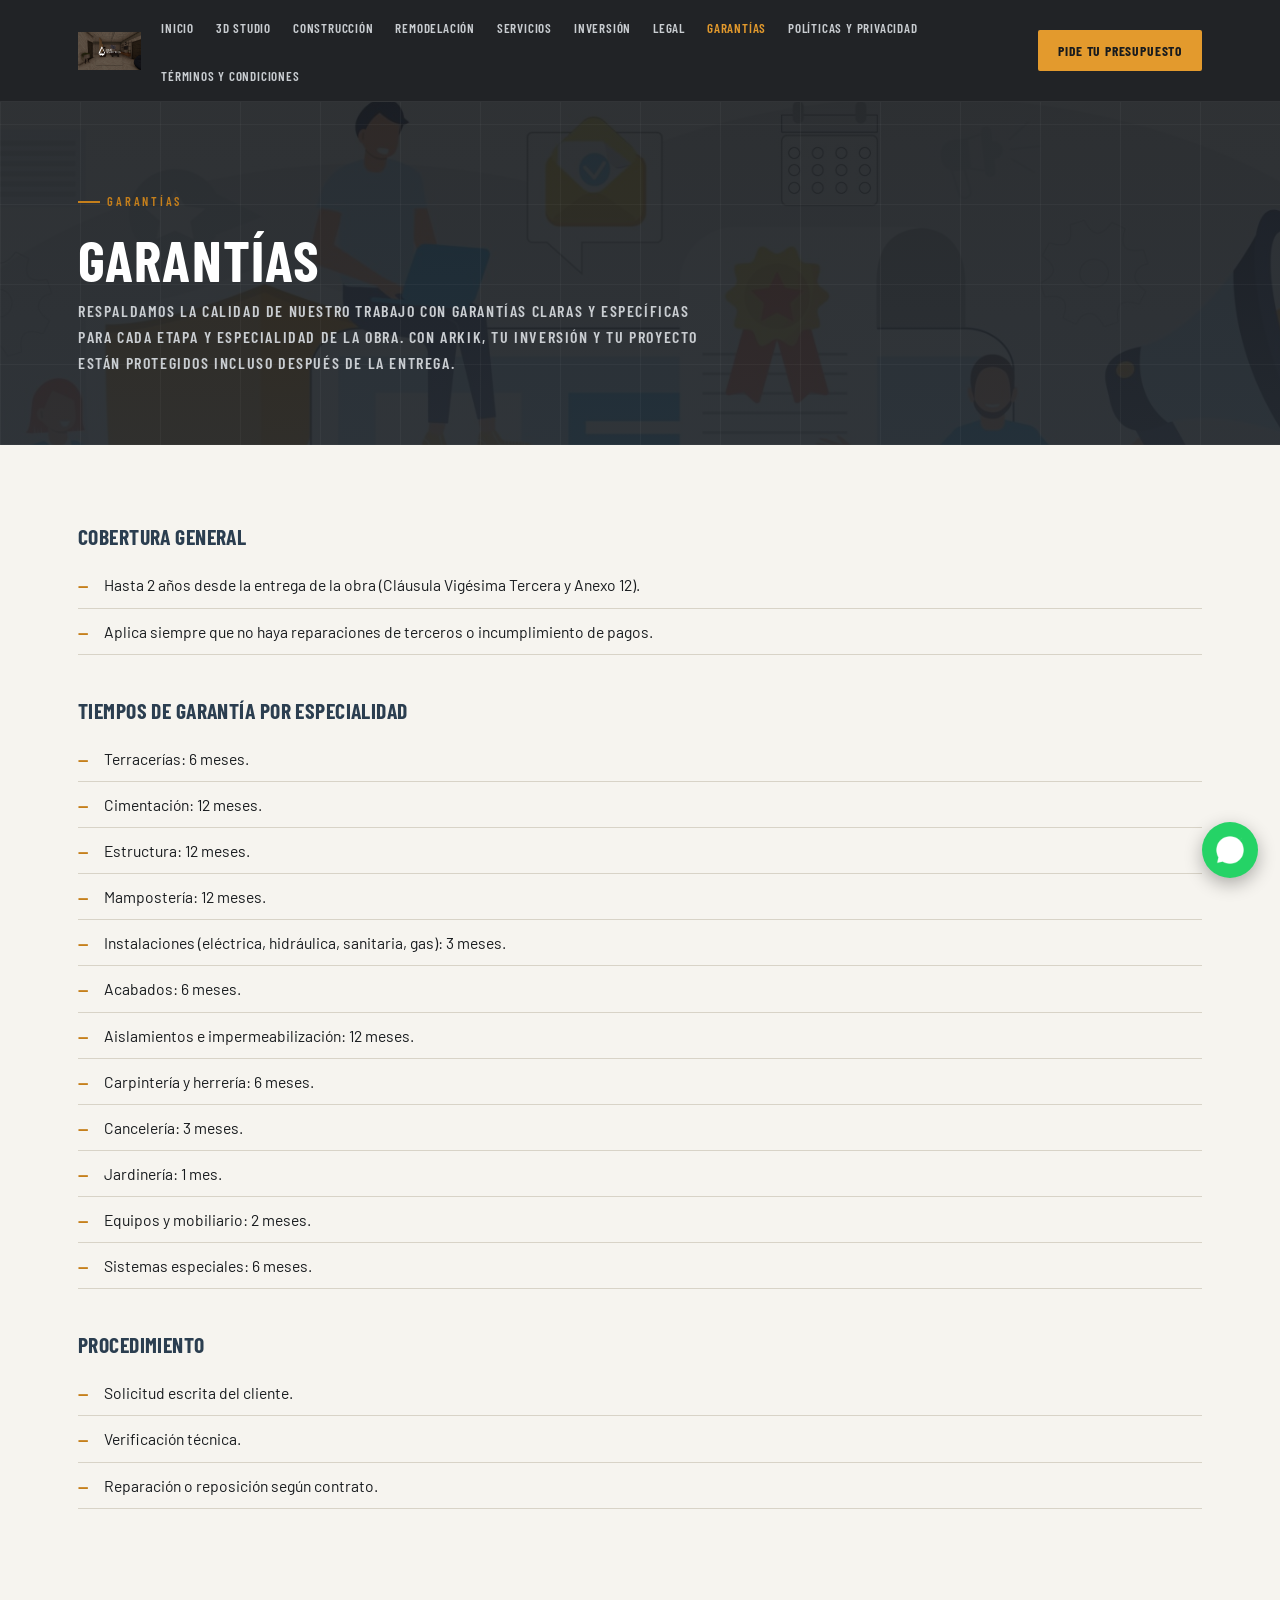
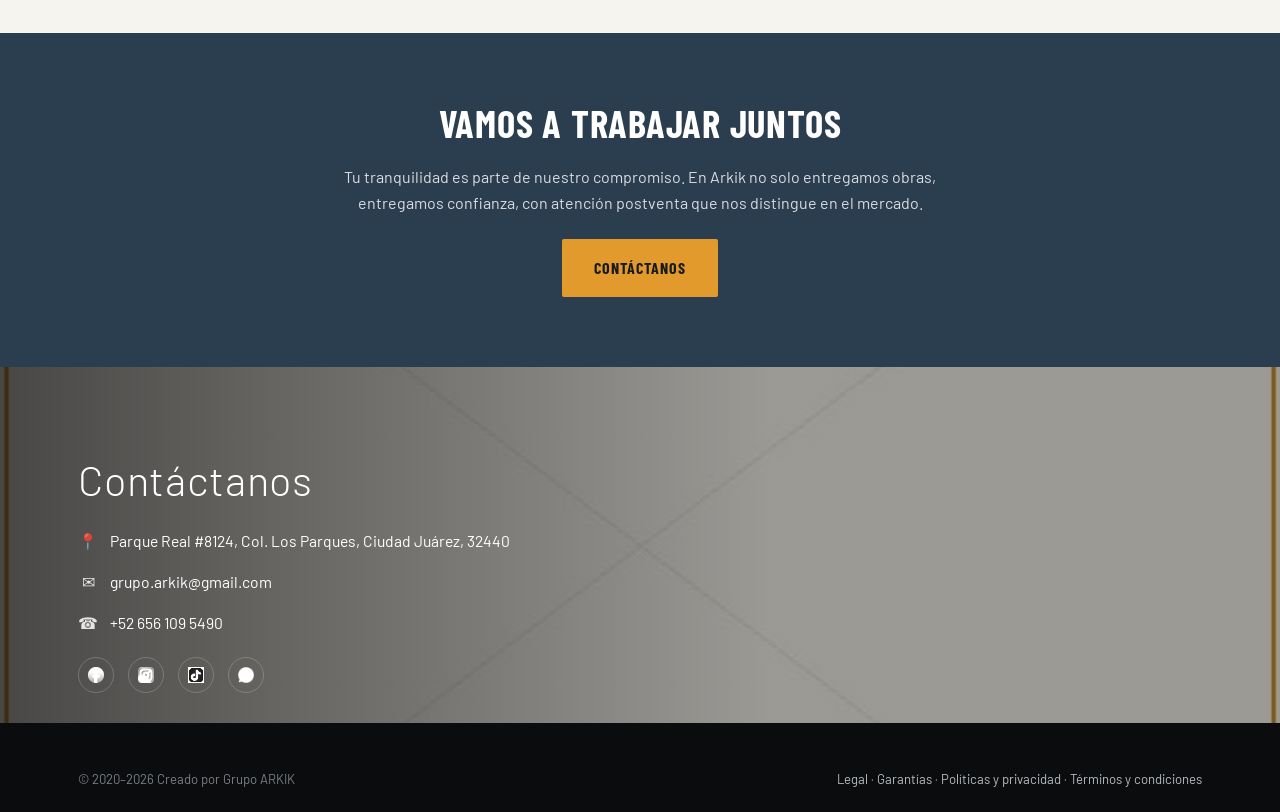
<file: garantias.html>
<!DOCTYPE html>
<html lang="es">
<head>
<meta charset="UTF-8">
<meta name="viewport" content="width=device-width, initial-scale=1.0">
<title>Garantías | Grupo Arkik</title>
<meta name="description" content="Garantías de Arkik Desarrollos.">
<link rel="preconnect" href="https://fonts.googleapis.com"><link rel="preconnect" href="https://fonts.gstatic.com" crossorigin><link href="https://fonts.googleapis.com/css2?family=Archivo+Black&family=Barlow+Condensed:wght@500;600;700&family=Barlow:wght@400;500;600&display=swap" rel="stylesheet">
<link rel="stylesheet" href="css/style.css">

</head>
<body>
<header>
  <div class="nav">
    <a href="index.html" class="logo"><img src="images/logo.png" alt="Arkik Desarrollos"></a>
    <ul class="nav-links">
      <li><a href="index.html">Inicio</a></li>
<li><a href="3d-studio.html">3D Studio</a></li>
<li><a href="construccion.html">Construcción</a></li>
<li><a href="remodelacion.html">Remodelación</a></li>
<li><a href="servicios.html">Servicios</a></li>
<li><a href="inversion.html">Inversión</a></li>
<li><a href="legal.html">Legal</a></li>
<li><a href="garantias.html" class="active">Garantías</a></li>
<li><a href="politicas-privacidad.html">Políticas y privacidad</a></li>
<li><a href="terminos-condiciones.html">Términos y condiciones</a></li>

    </ul>
    <a class="nav-cta" href="https://api.whatsapp.com/send?phone=526561095490" target="_blank" rel="noopener">Pide tu presupuesto</a>
    <button class="nav-toggle" id="navToggle" aria-label="Abrir menú">☰</button>
  </div>
</header>
<main>

<section class="page-hero" style="background-image:url('images/benefits.jpg')">
  <div class="wrap">
    <p class="eyebrow">Garantías</p>
    <h1>Garantías</h1>
    <p class="tagline">Respaldamos la calidad de nuestro trabajo con garantías claras y específicas para cada etapa y especialidad de la obra. Con Arkik, tu inversión y tu proyecto están protegidos incluso después de la entrega.</p>
  </div>
</section>
<section class="legal-page">
  <div class="wrap">
    <div class="list-block reveal"><h3>Cobertura general</h3><ul><li>Hasta 2 años desde la entrega de la obra (Cláusula Vigésima Tercera y Anexo 12).</li><li>Aplica siempre que no haya reparaciones de terceros o incumplimiento de pagos.</li></ul></div>
<div class="list-block reveal"><h3>Tiempos de garantía por especialidad</h3><ul><li>Terracerías: 6 meses.</li><li>Cimentación: 12 meses.</li><li>Estructura: 12 meses.</li><li>Mampostería: 12 meses.</li><li>Instalaciones (eléctrica, hidráulica, sanitaria, gas): 3 meses.</li><li>Acabados: 6 meses.</li><li>Aislamientos e impermeabilización: 12 meses.</li><li>Carpintería y herrería: 6 meses.</li><li>Cancelería: 3 meses.</li><li>Jardinería: 1 mes.</li><li>Equipos y mobiliario: 2 meses.</li><li>Sistemas especiales: 6 meses.</li></ul></div>
<div class="list-block reveal"><h3>Procedimiento</h3><ul><li>Solicitud escrita del cliente.</li><li>Verificación técnica.</li><li>Reparación o reposición según contrato.</li></ul></div>

  </div>
</section>
<section class="portfolio-cta reveal">
  <div class="wrap"><h2>Vamos a trabajar juntos</h2><p style="max-width:640px;margin:0 auto 24px;color:#D9DCE0;">Tu tranquilidad es parte de nuestro compromiso. En Arkik no solo entregamos obras, entregamos confianza, con atención postventa que nos distingue en el mercado.</p>
  <a class="btn-primary" href="https://api.whatsapp.com/send?phone=526561095490" target="_blank" rel="noopener">Contáctanos</a></div>
</section>

</main>
<section class="contact-video">
  <video class="contact-video-el" data-bg autoplay muted loop playsinline poster="images/contact-poster.jpg">
    <source src="videos/contacto.mp4" type="video/mp4">
  </video>
  <div class="wrap">
    <h2>Contáctanos</h2>
    <ul class="c-list">
      <li><span class="c-icon">📍</span><a href="https://maps.app.goo.gl/6qmCh1wCLA6KnDSu8" target="_blank" rel="noopener">Parque Real #8124, Col. Los Parques, Ciudad Juárez, 32440</a></li>
      <li><span class="c-icon">✉</span><a href="mailto:arkik.desarrollos@gmail.com">grupo.arkik@gmail.com</a></li>
      <li><span class="c-icon">☎</span><a href="tel:+526561095490">+52 656 109 5490</a></li>
    </ul>
    <div class="socials" style="margin-top:22px;">
      <a href="https://www.facebook.com/profile.php?id=61581260662167" target="_blank" rel="noopener" aria-label="Facebook"><img src="images/icon-facebook.png" alt=""></a>
      <a href="https://www.instagram.com/arkik_3d_studio/" target="_blank" rel="noopener" aria-label="Instagram"><img src="images/icon-instagram.png" alt=""></a>
      <a href="https://www.tiktok.com/@arkik_desarrollos" target="_blank" rel="noopener" aria-label="TikTok"><img src="images/icon-tiktok.png" alt=""></a>
      <a href="https://api.whatsapp.com/send?phone=526561095490" target="_blank" rel="noopener" aria-label="WhatsApp"><img src="images/icon-whatsapp.png" alt=""></a>
    </div>
  </div>
</section>

<footer>
  <div class="wrap footer-bottom">
    <span>© 2020–2026 Creado por Grupo ARKIK</span>
    <span><a href="legal.html">Legal</a> · <a href="garantias.html">Garantías</a> · <a href="politicas-privacidad.html">Políticas y privacidad</a> · <a href="terminos-condiciones.html">Términos y condiciones</a></span>
  </div>
</footer>

<a class="wa-float" href="https://api.whatsapp.com/send?phone=526561095490" target="_blank" rel="noopener" aria-label="Escríbenos por WhatsApp"><img src="images/icon-whatsapp.png" alt="WhatsApp"></a>

<script src="js/main.js"></script>
</body>
</html>
</file>
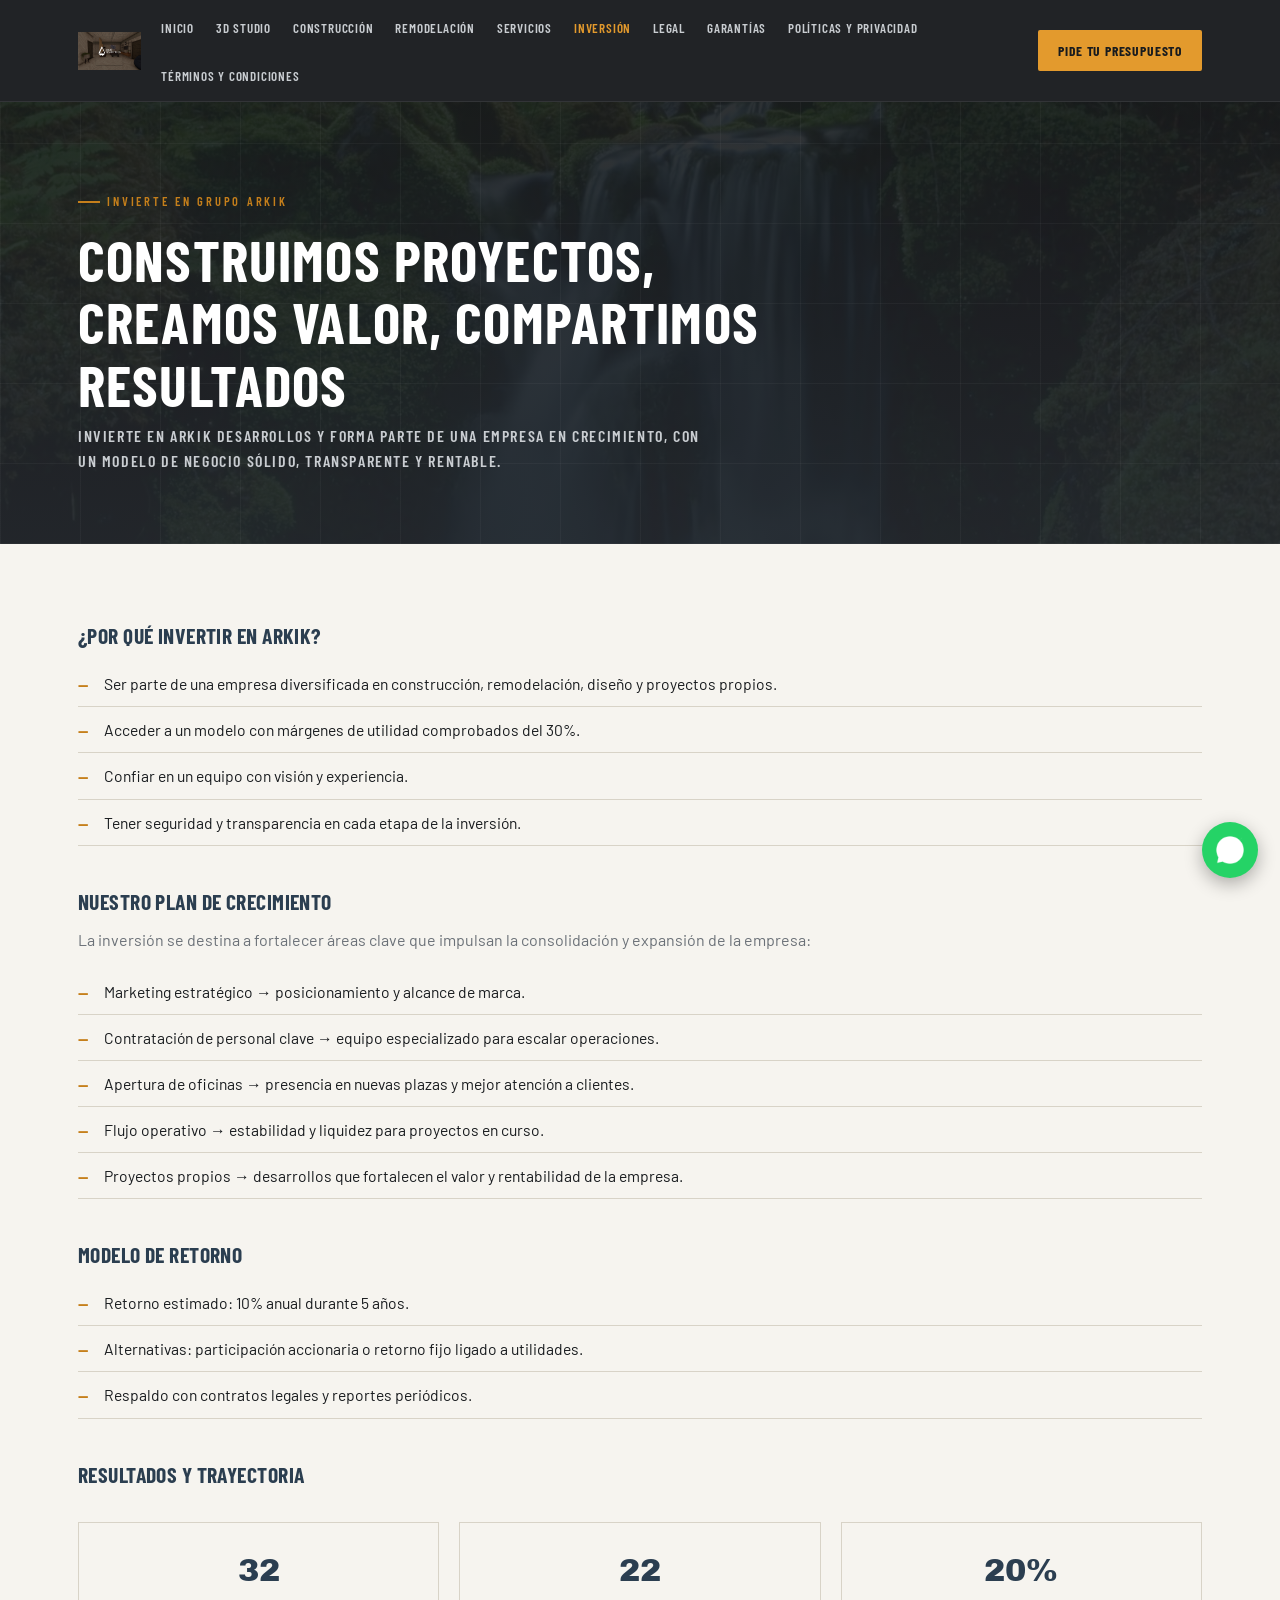
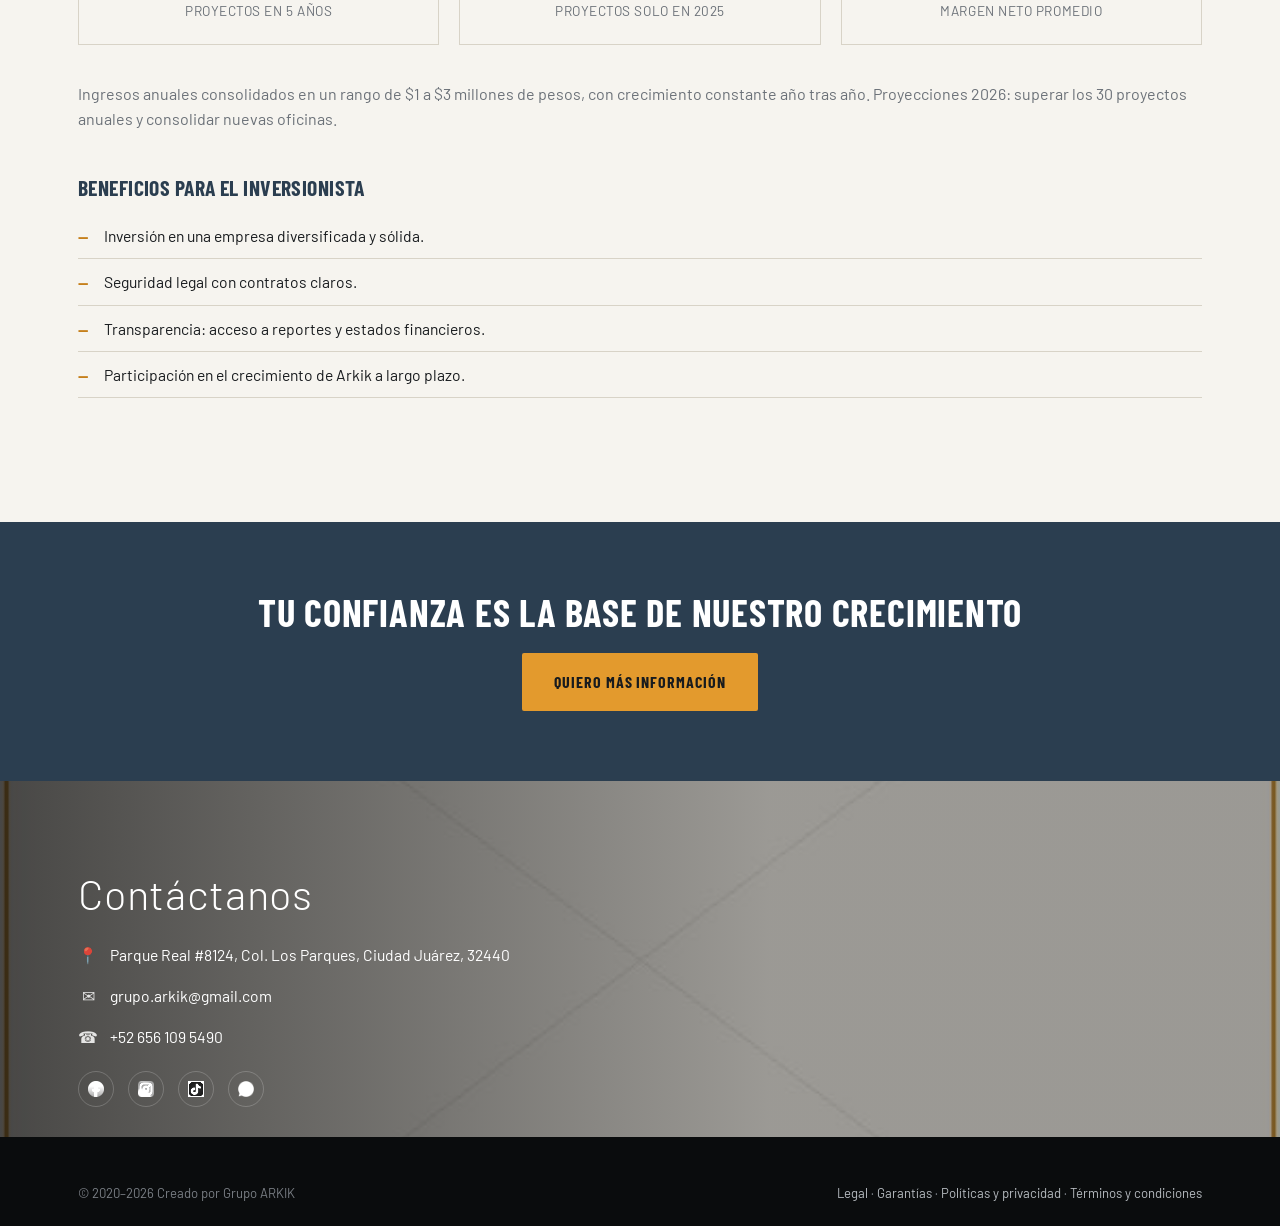
<file: inversion.html>
<!DOCTYPE html>
<html lang="es">
<head>
<meta charset="UTF-8">
<meta name="viewport" content="width=device-width, initial-scale=1.0">
<title>Inversión | Grupo Arkik</title>
<meta name="description" content="Invierte en Arkik Desarrollos: modelo de negocio sólido, transparente y rentable.">
<link rel="preconnect" href="https://fonts.googleapis.com"><link rel="preconnect" href="https://fonts.gstatic.com" crossorigin><link href="https://fonts.googleapis.com/css2?family=Archivo+Black&family=Barlow+Condensed:wght@500;600;700&family=Barlow:wght@400;500;600&display=swap" rel="stylesheet">
<link rel="stylesheet" href="css/style.css">

</head>
<body>
<header>
  <div class="nav">
    <a href="index.html" class="logo"><img src="images/logo.png" alt="Arkik Desarrollos"></a>
    <ul class="nav-links">
      <li><a href="index.html">Inicio</a></li>
<li><a href="3d-studio.html">3D Studio</a></li>
<li><a href="construccion.html">Construcción</a></li>
<li><a href="remodelacion.html">Remodelación</a></li>
<li><a href="servicios.html">Servicios</a></li>
<li><a href="inversion.html" class="active">Inversión</a></li>
<li><a href="legal.html">Legal</a></li>
<li><a href="garantias.html">Garantías</a></li>
<li><a href="politicas-privacidad.html">Políticas y privacidad</a></li>
<li><a href="terminos-condiciones.html">Términos y condiciones</a></li>

    </ul>
    <a class="nav-cta" href="https://api.whatsapp.com/send?phone=526561095490" target="_blank" rel="noopener">Pide tu presupuesto</a>
    <button class="nav-toggle" id="navToggle" aria-label="Abrir menú">☰</button>
  </div>
</header>
<main>

<section class="page-hero" style="background-image:url('images/construccion-corporativa.jpg')">
  <div class="wrap">
    <p class="eyebrow">Invierte en Grupo Arkik</p>
    <h1>Construimos proyectos, creamos valor, compartimos resultados</h1>
    <p class="tagline">Invierte en Arkik Desarrollos y forma parte de una empresa en crecimiento, con un modelo de negocio sólido, transparente y rentable.</p>
  </div>
</section>
<section>
  <div class="wrap">
    <div class="list-block reveal">
      <h3>¿Por qué invertir en Arkik?</h3>
      <ul>
        <li>Ser parte de una empresa diversificada en construcción, remodelación, diseño y proyectos propios.</li>
        <li>Acceder a un modelo con márgenes de utilidad comprobados del 30%.</li>
        <li>Confiar en un equipo con visión y experiencia.</li>
        <li>Tener seguridad y transparencia en cada etapa de la inversión.</li>
      </ul>
    </div>
    <div class="list-block reveal">
      <h3>Nuestro plan de crecimiento</h3>
      <p class="lead">La inversión se destina a fortalecer áreas clave que impulsan la consolidación y expansión de la empresa:</p>
      <ul>
        <li>Marketing estratégico → posicionamiento y alcance de marca.</li>
        <li>Contratación de personal clave → equipo especializado para escalar operaciones.</li>
        <li>Apertura de oficinas → presencia en nuevas plazas y mejor atención a clientes.</li>
        <li>Flujo operativo → estabilidad y liquidez para proyectos en curso.</li>
        <li>Proyectos propios → desarrollos que fortalecen el valor y rentabilidad de la empresa.</li>
      </ul>
    </div>
    <div class="list-block reveal">
      <h3>Modelo de retorno</h3>
      <ul>
        <li>Retorno estimado: 10% anual durante 5 años.</li>
        <li>Alternativas: participación accionaria o retorno fijo ligado a utilidades.</li>
        <li>Respaldo con contratos legales y reportes periódicos.</li>
      </ul>
    </div>
    <div class="list-block reveal">
      <h3>Resultados y trayectoria</h3>
      <div class="stats-row reveal-stagger">
        <div class="stat"><div class="num">32</div><div class="label">Proyectos en 5 años</div></div>
        <div class="stat"><div class="num">22</div><div class="label">Proyectos solo en 2025</div></div>
        <div class="stat"><div class="num">20%</div><div class="label">Margen neto promedio</div></div>
      </div>
      <p class="lead">Ingresos anuales consolidados en un rango de $1 a $3 millones de pesos, con crecimiento constante año tras año. Proyecciones 2026: superar los 30 proyectos anuales y consolidar nuevas oficinas.</p>
    </div>
    <div class="list-block reveal">
      <h3>Beneficios para el inversionista</h3>
      <ul>
        <li>Inversión en una empresa diversificada y sólida.</li>
        <li>Seguridad legal con contratos claros.</li>
        <li>Transparencia: acceso a reportes y estados financieros.</li>
        <li>Participación en el crecimiento de Arkik a largo plazo.</li>
      </ul>
    </div>
  </div>
</section>
<section class="portfolio-cta reveal">
  <div class="wrap"><h2>Tu confianza es la base de nuestro crecimiento</h2>
  <a class="btn-primary" href="https://api.whatsapp.com/send?phone=526561095490" target="_blank" rel="noopener">Quiero más información</a></div>
</section>

</main>
<section class="contact-video">
  <video class="contact-video-el" data-bg autoplay muted loop playsinline poster="images/contact-poster.jpg">
    <source src="videos/contacto.mp4" type="video/mp4">
  </video>
  <div class="wrap">
    <h2>Contáctanos</h2>
    <ul class="c-list">
      <li><span class="c-icon">📍</span><a href="https://maps.app.goo.gl/6qmCh1wCLA6KnDSu8" target="_blank" rel="noopener">Parque Real #8124, Col. Los Parques, Ciudad Juárez, 32440</a></li>
      <li><span class="c-icon">✉</span><a href="mailto:arkik.desarrollos@gmail.com">grupo.arkik@gmail.com</a></li>
      <li><span class="c-icon">☎</span><a href="tel:+526561095490">+52 656 109 5490</a></li>
    </ul>
    <div class="socials" style="margin-top:22px;">
      <a href="https://www.facebook.com/profile.php?id=61581260662167" target="_blank" rel="noopener" aria-label="Facebook"><img src="images/icon-facebook.png" alt=""></a>
      <a href="https://www.instagram.com/arkik_3d_studio/" target="_blank" rel="noopener" aria-label="Instagram"><img src="images/icon-instagram.png" alt=""></a>
      <a href="https://www.tiktok.com/@arkik_desarrollos" target="_blank" rel="noopener" aria-label="TikTok"><img src="images/icon-tiktok.png" alt=""></a>
      <a href="https://api.whatsapp.com/send?phone=526561095490" target="_blank" rel="noopener" aria-label="WhatsApp"><img src="images/icon-whatsapp.png" alt=""></a>
    </div>
  </div>
</section>

<footer>
  <div class="wrap footer-bottom">
    <span>© 2020–2026 Creado por Grupo ARKIK</span>
    <span><a href="legal.html">Legal</a> · <a href="garantias.html">Garantías</a> · <a href="politicas-privacidad.html">Políticas y privacidad</a> · <a href="terminos-condiciones.html">Términos y condiciones</a></span>
  </div>
</footer>

<a class="wa-float" href="https://api.whatsapp.com/send?phone=526561095490" target="_blank" rel="noopener" aria-label="Escríbenos por WhatsApp"><img src="images/icon-whatsapp.png" alt="WhatsApp"></a>

<script src="js/main.js"></script>
</body>
</html>
</file>
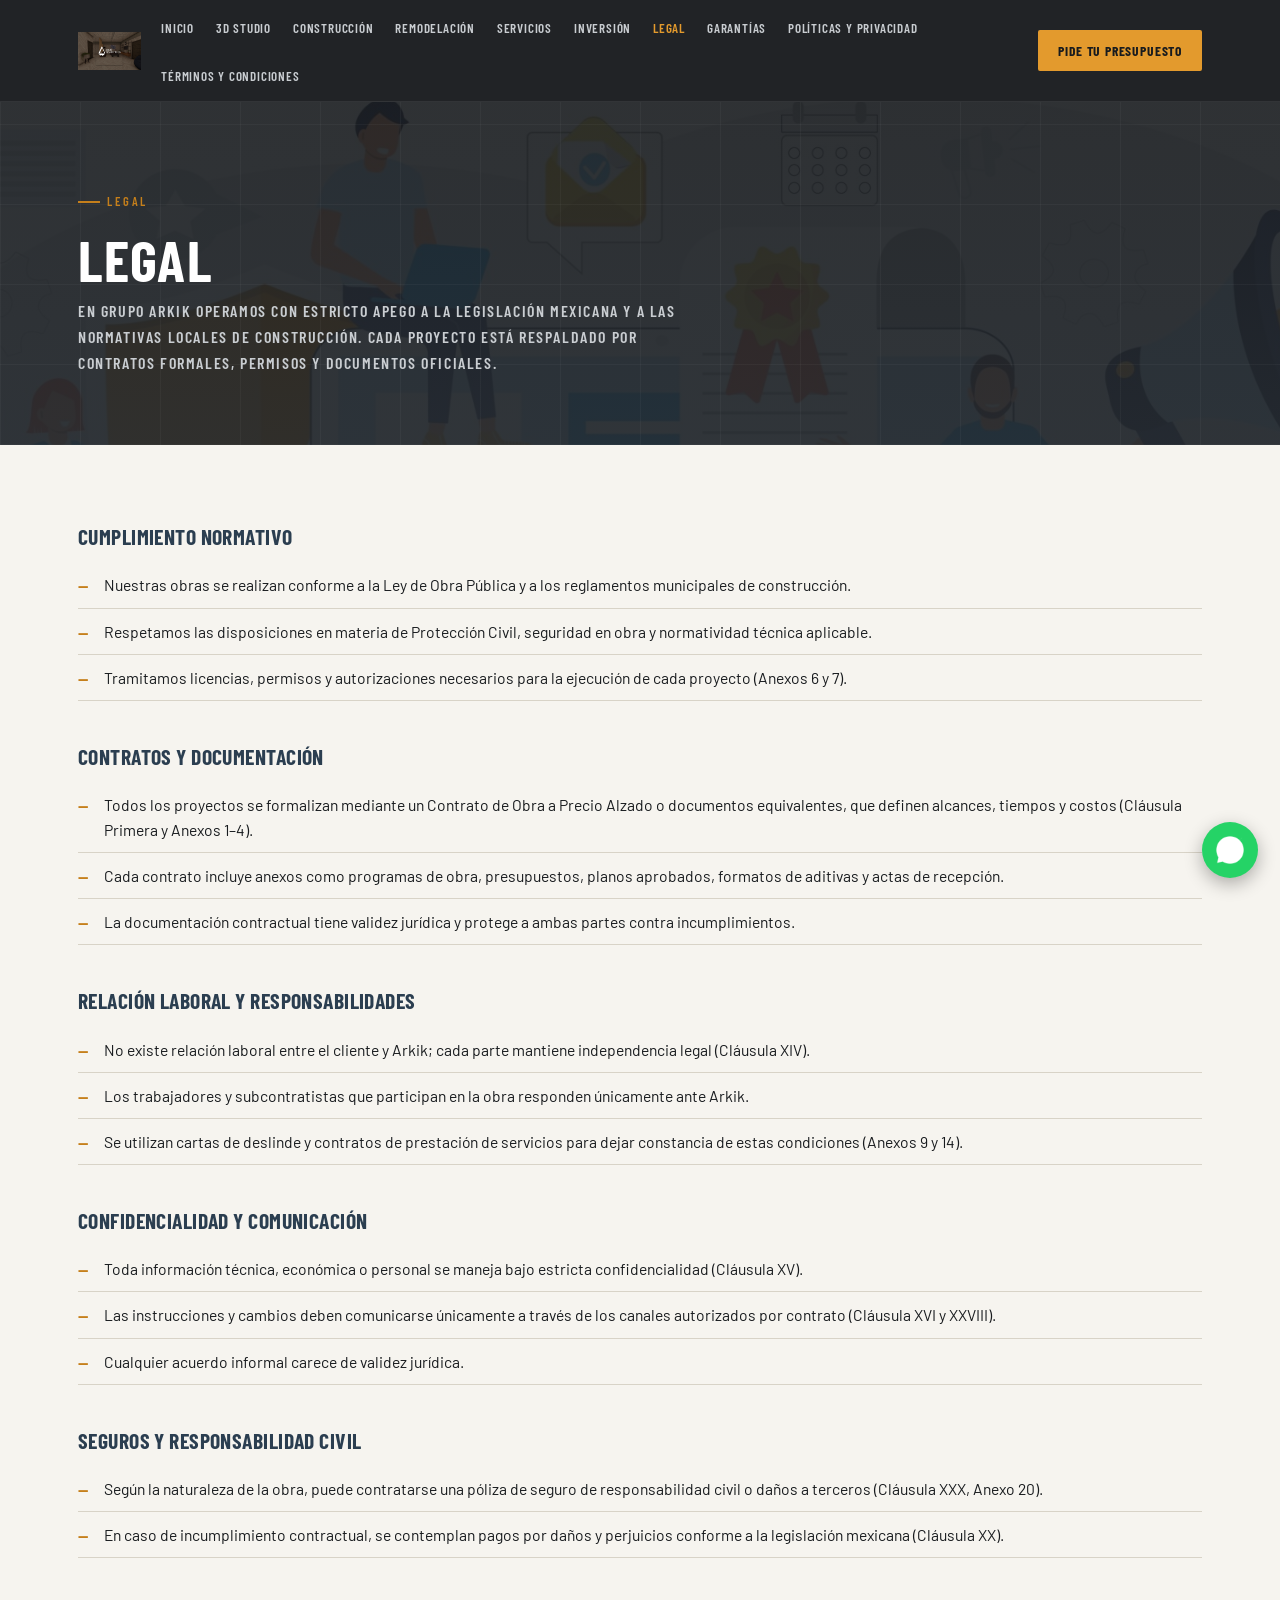
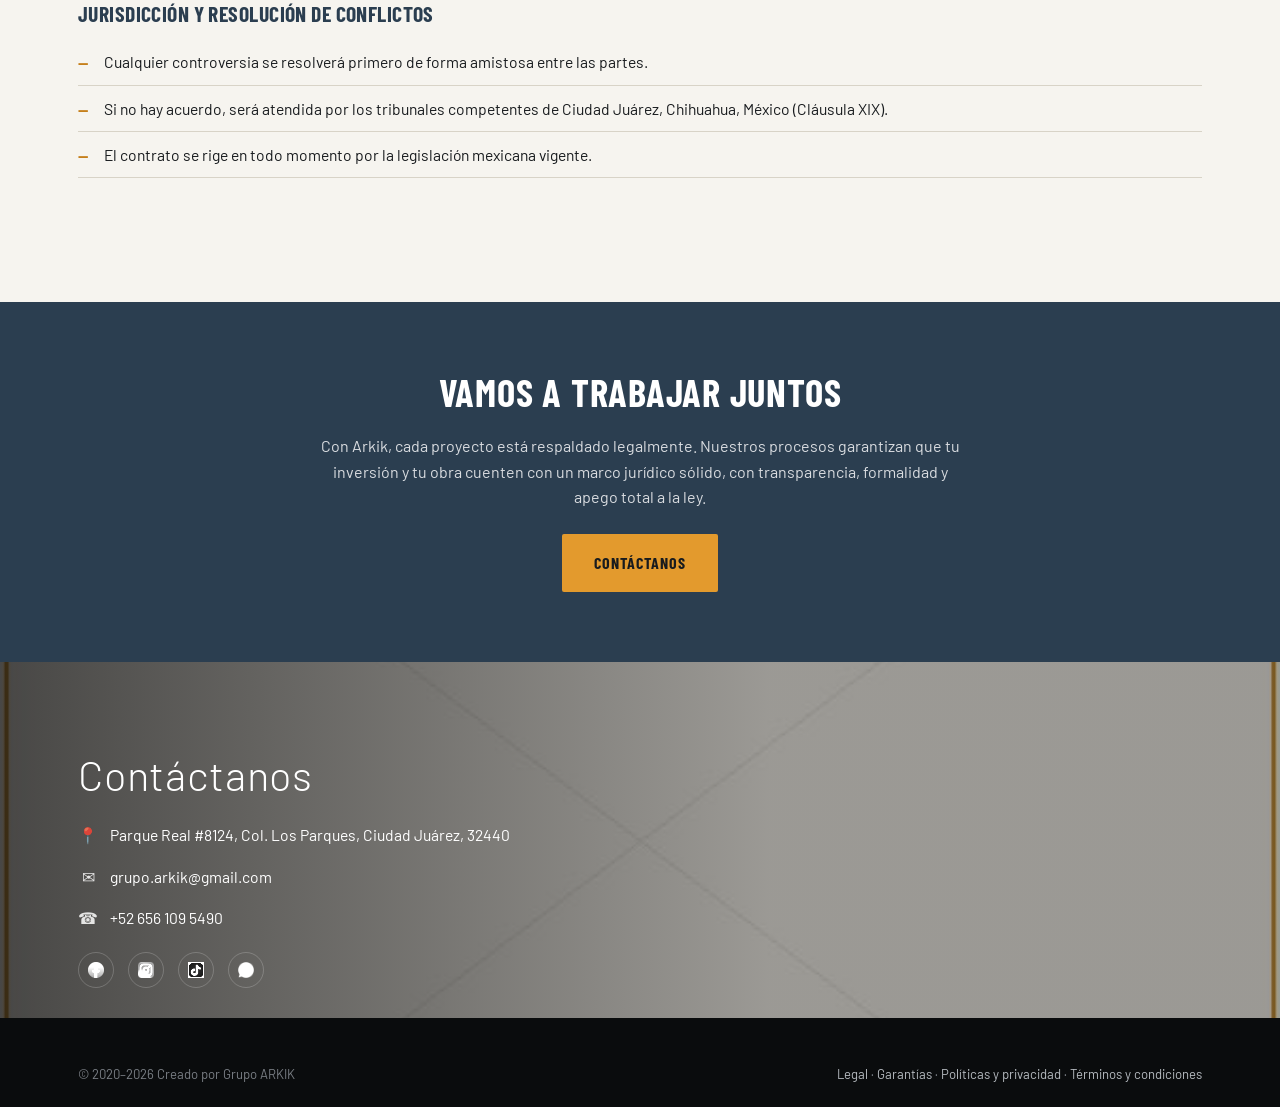
<file: legal.html>
<!DOCTYPE html>
<html lang="es">
<head>
<meta charset="UTF-8">
<meta name="viewport" content="width=device-width, initial-scale=1.0">
<title>Legal | Grupo Arkik</title>
<meta name="description" content="Legal de Arkik Desarrollos.">
<link rel="preconnect" href="https://fonts.googleapis.com"><link rel="preconnect" href="https://fonts.gstatic.com" crossorigin><link href="https://fonts.googleapis.com/css2?family=Archivo+Black&family=Barlow+Condensed:wght@500;600;700&family=Barlow:wght@400;500;600&display=swap" rel="stylesheet">
<link rel="stylesheet" href="css/style.css">

</head>
<body>
<header>
  <div class="nav">
    <a href="index.html" class="logo"><img src="images/logo.png" alt="Arkik Desarrollos"></a>
    <ul class="nav-links">
      <li><a href="index.html">Inicio</a></li>
<li><a href="3d-studio.html">3D Studio</a></li>
<li><a href="construccion.html">Construcción</a></li>
<li><a href="remodelacion.html">Remodelación</a></li>
<li><a href="servicios.html">Servicios</a></li>
<li><a href="inversion.html">Inversión</a></li>
<li><a href="legal.html" class="active">Legal</a></li>
<li><a href="garantias.html">Garantías</a></li>
<li><a href="politicas-privacidad.html">Políticas y privacidad</a></li>
<li><a href="terminos-condiciones.html">Términos y condiciones</a></li>

    </ul>
    <a class="nav-cta" href="https://api.whatsapp.com/send?phone=526561095490" target="_blank" rel="noopener">Pide tu presupuesto</a>
    <button class="nav-toggle" id="navToggle" aria-label="Abrir menú">☰</button>
  </div>
</header>
<main>

<section class="page-hero" style="background-image:url('images/benefits.jpg')">
  <div class="wrap">
    <p class="eyebrow">Legal</p>
    <h1>Legal</h1>
    <p class="tagline">En Grupo Arkik operamos con estricto apego a la legislación mexicana y a las normativas locales de construcción. Cada proyecto está respaldado por contratos formales, permisos y documentos oficiales.</p>
  </div>
</section>
<section class="legal-page">
  <div class="wrap">
    <div class="list-block reveal"><h3>Cumplimiento normativo</h3><ul><li>Nuestras obras se realizan conforme a la Ley de Obra Pública y a los reglamentos municipales de construcción.</li><li>Respetamos las disposiciones en materia de Protección Civil, seguridad en obra y normatividad técnica aplicable.</li><li>Tramitamos licencias, permisos y autorizaciones necesarios para la ejecución de cada proyecto (Anexos 6 y 7).</li></ul></div>
<div class="list-block reveal"><h3>Contratos y documentación</h3><ul><li>Todos los proyectos se formalizan mediante un Contrato de Obra a Precio Alzado o documentos equivalentes, que definen alcances, tiempos y costos (Cláusula Primera y Anexos 1–4).</li><li>Cada contrato incluye anexos como programas de obra, presupuestos, planos aprobados, formatos de aditivas y actas de recepción.</li><li>La documentación contractual tiene validez jurídica y protege a ambas partes contra incumplimientos.</li></ul></div>
<div class="list-block reveal"><h3>Relación laboral y responsabilidades</h3><ul><li>No existe relación laboral entre el cliente y Arkik; cada parte mantiene independencia legal (Cláusula XIV).</li><li>Los trabajadores y subcontratistas que participan en la obra responden únicamente ante Arkik.</li><li>Se utilizan cartas de deslinde y contratos de prestación de servicios para dejar constancia de estas condiciones (Anexos 9 y 14).</li></ul></div>
<div class="list-block reveal"><h3>Confidencialidad y comunicación</h3><ul><li>Toda información técnica, económica o personal se maneja bajo estricta confidencialidad (Cláusula XV).</li><li>Las instrucciones y cambios deben comunicarse únicamente a través de los canales autorizados por contrato (Cláusula XVI y XXVIII).</li><li>Cualquier acuerdo informal carece de validez jurídica.</li></ul></div>
<div class="list-block reveal"><h3>Seguros y responsabilidad civil</h3><ul><li>Según la naturaleza de la obra, puede contratarse una póliza de seguro de responsabilidad civil o daños a terceros (Cláusula XXX, Anexo 20).</li><li>En caso de incumplimiento contractual, se contemplan pagos por daños y perjuicios conforme a la legislación mexicana (Cláusula XX).</li></ul></div>
<div class="list-block reveal"><h3>Jurisdicción y resolución de conflictos</h3><ul><li>Cualquier controversia se resolverá primero de forma amistosa entre las partes.</li><li>Si no hay acuerdo, será atendida por los tribunales competentes de Ciudad Juárez, Chihuahua, México (Cláusula XIX).</li><li>El contrato se rige en todo momento por la legislación mexicana vigente.</li></ul></div>

  </div>
</section>
<section class="portfolio-cta reveal">
  <div class="wrap"><h2>Vamos a trabajar juntos</h2><p style="max-width:640px;margin:0 auto 24px;color:#D9DCE0;">Con Arkik, cada proyecto está respaldado legalmente. Nuestros procesos garantizan que tu inversión y tu obra cuenten con un marco jurídico sólido, con transparencia, formalidad y apego total a la ley.</p>
  <a class="btn-primary" href="https://api.whatsapp.com/send?phone=526561095490" target="_blank" rel="noopener">Contáctanos</a></div>
</section>

</main>
<section class="contact-video">
  <video class="contact-video-el" data-bg autoplay muted loop playsinline poster="images/contact-poster.jpg">
    <source src="videos/contacto.mp4" type="video/mp4">
  </video>
  <div class="wrap">
    <h2>Contáctanos</h2>
    <ul class="c-list">
      <li><span class="c-icon">📍</span><a href="https://maps.app.goo.gl/6qmCh1wCLA6KnDSu8" target="_blank" rel="noopener">Parque Real #8124, Col. Los Parques, Ciudad Juárez, 32440</a></li>
      <li><span class="c-icon">✉</span><a href="mailto:arkik.desarrollos@gmail.com">grupo.arkik@gmail.com</a></li>
      <li><span class="c-icon">☎</span><a href="tel:+526561095490">+52 656 109 5490</a></li>
    </ul>
    <div class="socials" style="margin-top:22px;">
      <a href="https://www.facebook.com/profile.php?id=61581260662167" target="_blank" rel="noopener" aria-label="Facebook"><img src="images/icon-facebook.png" alt=""></a>
      <a href="https://www.instagram.com/arkik_3d_studio/" target="_blank" rel="noopener" aria-label="Instagram"><img src="images/icon-instagram.png" alt=""></a>
      <a href="https://www.tiktok.com/@arkik_desarrollos" target="_blank" rel="noopener" aria-label="TikTok"><img src="images/icon-tiktok.png" alt=""></a>
      <a href="https://api.whatsapp.com/send?phone=526561095490" target="_blank" rel="noopener" aria-label="WhatsApp"><img src="images/icon-whatsapp.png" alt=""></a>
    </div>
  </div>
</section>

<footer>
  <div class="wrap footer-bottom">
    <span>© 2020–2026 Creado por Grupo ARKIK</span>
    <span><a href="legal.html">Legal</a> · <a href="garantias.html">Garantías</a> · <a href="politicas-privacidad.html">Políticas y privacidad</a> · <a href="terminos-condiciones.html">Términos y condiciones</a></span>
  </div>
</footer>

<a class="wa-float" href="https://api.whatsapp.com/send?phone=526561095490" target="_blank" rel="noopener" aria-label="Escríbenos por WhatsApp"><img src="images/icon-whatsapp.png" alt="WhatsApp"></a>

<script src="js/main.js"></script>
</body>
</html>
</file>
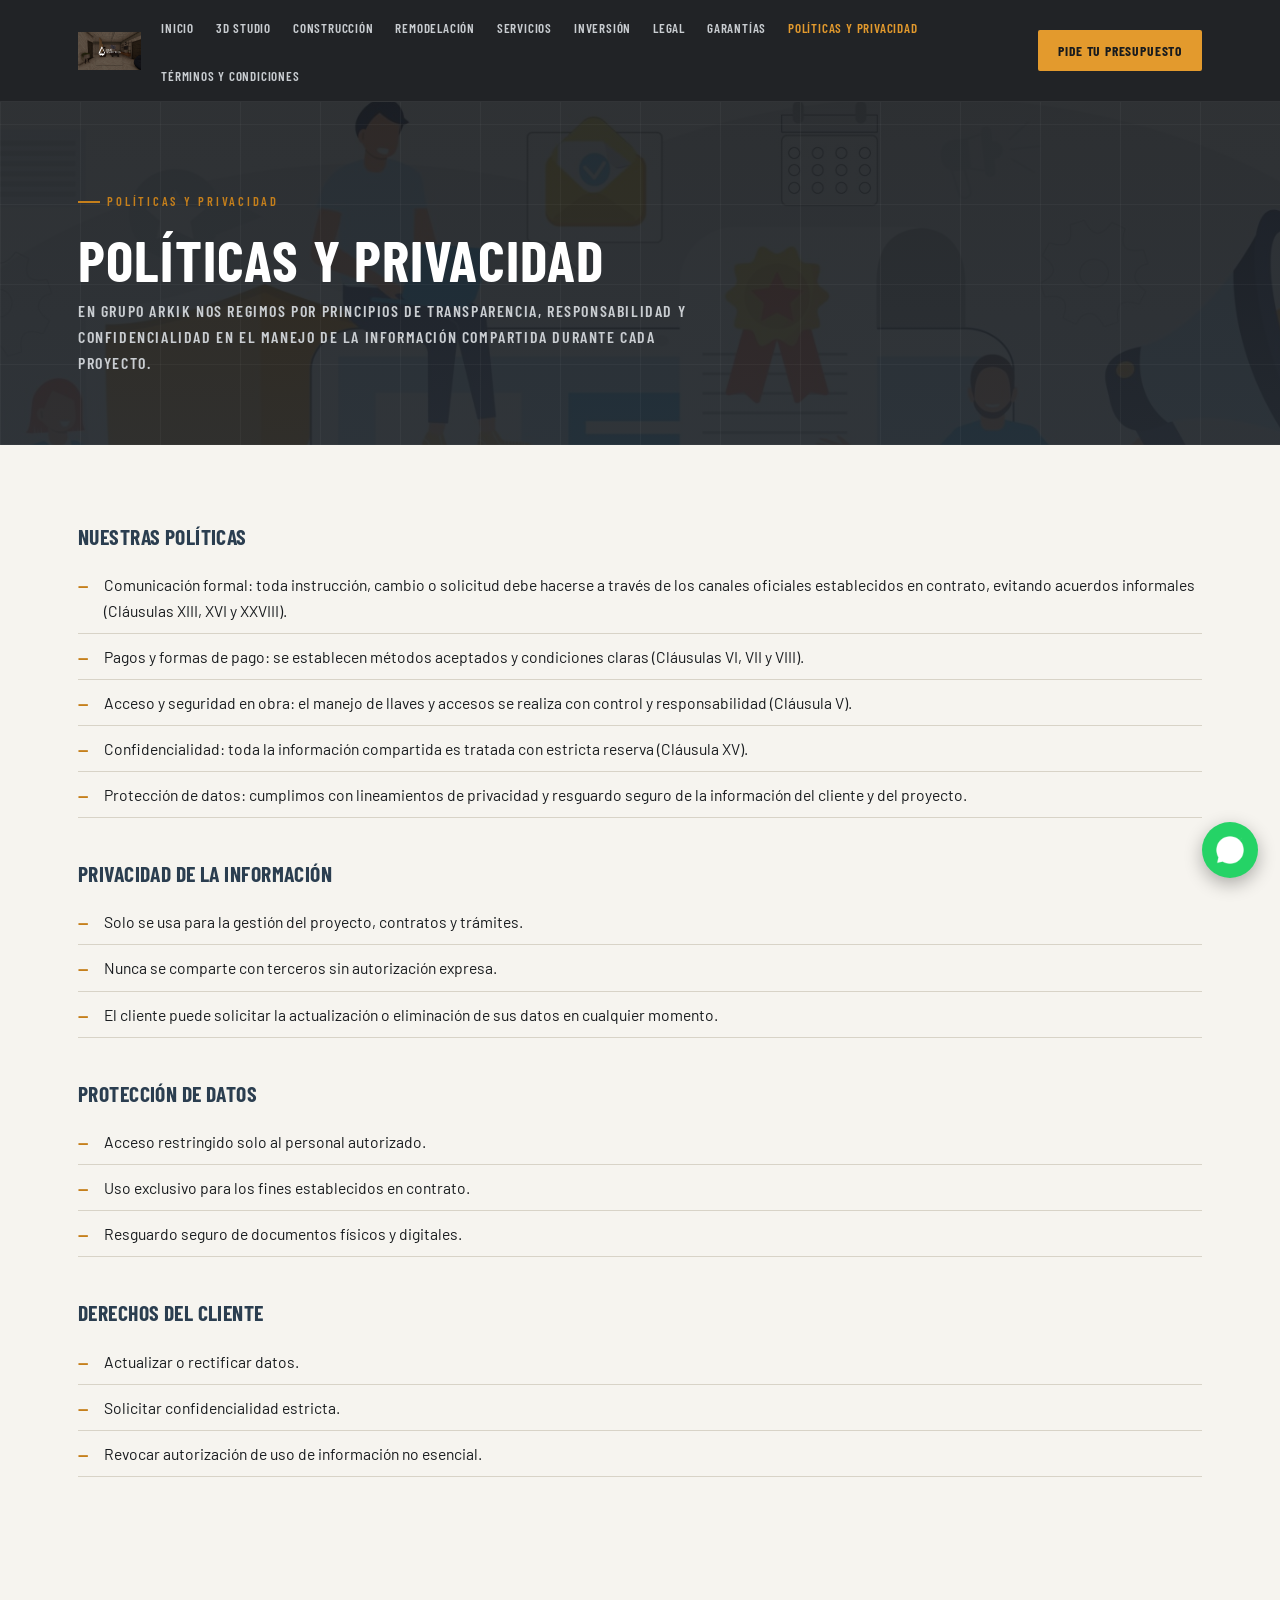
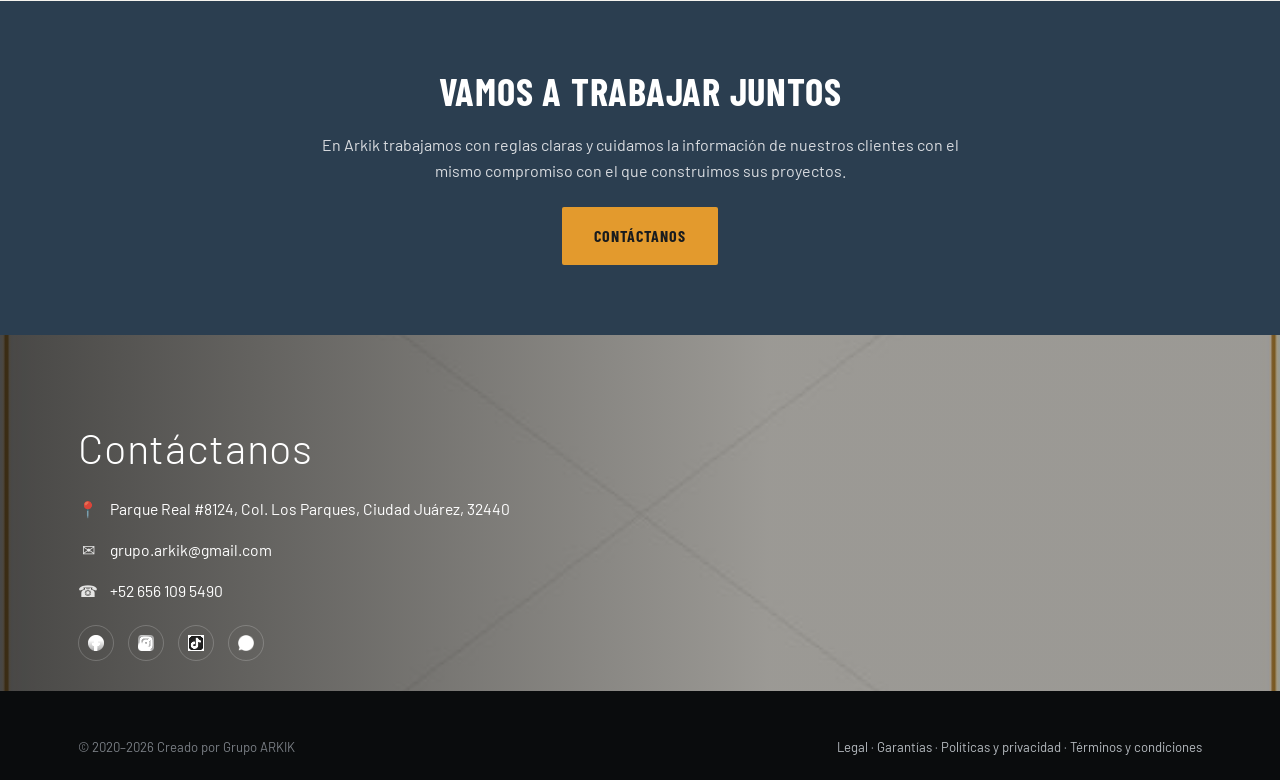
<file: politicas-privacidad.html>
<!DOCTYPE html>
<html lang="es">
<head>
<meta charset="UTF-8">
<meta name="viewport" content="width=device-width, initial-scale=1.0">
<title>Políticas y Privacidad | Grupo Arkik</title>
<meta name="description" content="Políticas y Privacidad de Arkik Desarrollos.">
<link rel="preconnect" href="https://fonts.googleapis.com"><link rel="preconnect" href="https://fonts.gstatic.com" crossorigin><link href="https://fonts.googleapis.com/css2?family=Archivo+Black&family=Barlow+Condensed:wght@500;600;700&family=Barlow:wght@400;500;600&display=swap" rel="stylesheet">
<link rel="stylesheet" href="css/style.css">

</head>
<body>
<header>
  <div class="nav">
    <a href="index.html" class="logo"><img src="images/logo.png" alt="Arkik Desarrollos"></a>
    <ul class="nav-links">
      <li><a href="index.html">Inicio</a></li>
<li><a href="3d-studio.html">3D Studio</a></li>
<li><a href="construccion.html">Construcción</a></li>
<li><a href="remodelacion.html">Remodelación</a></li>
<li><a href="servicios.html">Servicios</a></li>
<li><a href="inversion.html">Inversión</a></li>
<li><a href="legal.html">Legal</a></li>
<li><a href="garantias.html">Garantías</a></li>
<li><a href="politicas-privacidad.html" class="active">Políticas y privacidad</a></li>
<li><a href="terminos-condiciones.html">Términos y condiciones</a></li>

    </ul>
    <a class="nav-cta" href="https://api.whatsapp.com/send?phone=526561095490" target="_blank" rel="noopener">Pide tu presupuesto</a>
    <button class="nav-toggle" id="navToggle" aria-label="Abrir menú">☰</button>
  </div>
</header>
<main>

<section class="page-hero" style="background-image:url('images/benefits.jpg')">
  <div class="wrap">
    <p class="eyebrow">Políticas y privacidad</p>
    <h1>Políticas y Privacidad</h1>
    <p class="tagline">En Grupo Arkik nos regimos por principios de transparencia, responsabilidad y confidencialidad en el manejo de la información compartida durante cada proyecto.</p>
  </div>
</section>
<section class="legal-page">
  <div class="wrap">
    <div class="list-block reveal"><h3>Nuestras políticas</h3><ul><li>Comunicación formal: toda instrucción, cambio o solicitud debe hacerse a través de los canales oficiales establecidos en contrato, evitando acuerdos informales (Cláusulas XIII, XVI y XXVIII).</li><li>Pagos y formas de pago: se establecen métodos aceptados y condiciones claras (Cláusulas VI, VII y VIII).</li><li>Acceso y seguridad en obra: el manejo de llaves y accesos se realiza con control y responsabilidad (Cláusula V).</li><li>Confidencialidad: toda la información compartida es tratada con estricta reserva (Cláusula XV).</li><li>Protección de datos: cumplimos con lineamientos de privacidad y resguardo seguro de la información del cliente y del proyecto.</li></ul></div>
<div class="list-block reveal"><h3>Privacidad de la información</h3><ul><li>Solo se usa para la gestión del proyecto, contratos y trámites.</li><li>Nunca se comparte con terceros sin autorización expresa.</li><li>El cliente puede solicitar la actualización o eliminación de sus datos en cualquier momento.</li></ul></div>
<div class="list-block reveal"><h3>Protección de datos</h3><ul><li>Acceso restringido solo al personal autorizado.</li><li>Uso exclusivo para los fines establecidos en contrato.</li><li>Resguardo seguro de documentos físicos y digitales.</li></ul></div>
<div class="list-block reveal"><h3>Derechos del cliente</h3><ul><li>Actualizar o rectificar datos.</li><li>Solicitar confidencialidad estricta.</li><li>Revocar autorización de uso de información no esencial.</li></ul></div>

  </div>
</section>
<section class="portfolio-cta reveal">
  <div class="wrap"><h2>Vamos a trabajar juntos</h2><p style="max-width:640px;margin:0 auto 24px;color:#D9DCE0;">En Arkik trabajamos con reglas claras y cuidamos la información de nuestros clientes con el mismo compromiso con el que construimos sus proyectos.</p>
  <a class="btn-primary" href="https://api.whatsapp.com/send?phone=526561095490" target="_blank" rel="noopener">Contáctanos</a></div>
</section>

</main>
<section class="contact-video">
  <video class="contact-video-el" data-bg autoplay muted loop playsinline poster="images/contact-poster.jpg">
    <source src="videos/contacto.mp4" type="video/mp4">
  </video>
  <div class="wrap">
    <h2>Contáctanos</h2>
    <ul class="c-list">
      <li><span class="c-icon">📍</span><a href="https://maps.app.goo.gl/6qmCh1wCLA6KnDSu8" target="_blank" rel="noopener">Parque Real #8124, Col. Los Parques, Ciudad Juárez, 32440</a></li>
      <li><span class="c-icon">✉</span><a href="mailto:arkik.desarrollos@gmail.com">grupo.arkik@gmail.com</a></li>
      <li><span class="c-icon">☎</span><a href="tel:+526561095490">+52 656 109 5490</a></li>
    </ul>
    <div class="socials" style="margin-top:22px;">
      <a href="https://www.facebook.com/profile.php?id=61581260662167" target="_blank" rel="noopener" aria-label="Facebook"><img src="images/icon-facebook.png" alt=""></a>
      <a href="https://www.instagram.com/arkik_3d_studio/" target="_blank" rel="noopener" aria-label="Instagram"><img src="images/icon-instagram.png" alt=""></a>
      <a href="https://www.tiktok.com/@arkik_desarrollos" target="_blank" rel="noopener" aria-label="TikTok"><img src="images/icon-tiktok.png" alt=""></a>
      <a href="https://api.whatsapp.com/send?phone=526561095490" target="_blank" rel="noopener" aria-label="WhatsApp"><img src="images/icon-whatsapp.png" alt=""></a>
    </div>
  </div>
</section>

<footer>
  <div class="wrap footer-bottom">
    <span>© 2020–2026 Creado por Grupo ARKIK</span>
    <span><a href="legal.html">Legal</a> · <a href="garantias.html">Garantías</a> · <a href="politicas-privacidad.html">Políticas y privacidad</a> · <a href="terminos-condiciones.html">Términos y condiciones</a></span>
  </div>
</footer>

<a class="wa-float" href="https://api.whatsapp.com/send?phone=526561095490" target="_blank" rel="noopener" aria-label="Escríbenos por WhatsApp"><img src="images/icon-whatsapp.png" alt="WhatsApp"></a>

<script src="js/main.js"></script>
</body>
</html>
</file>
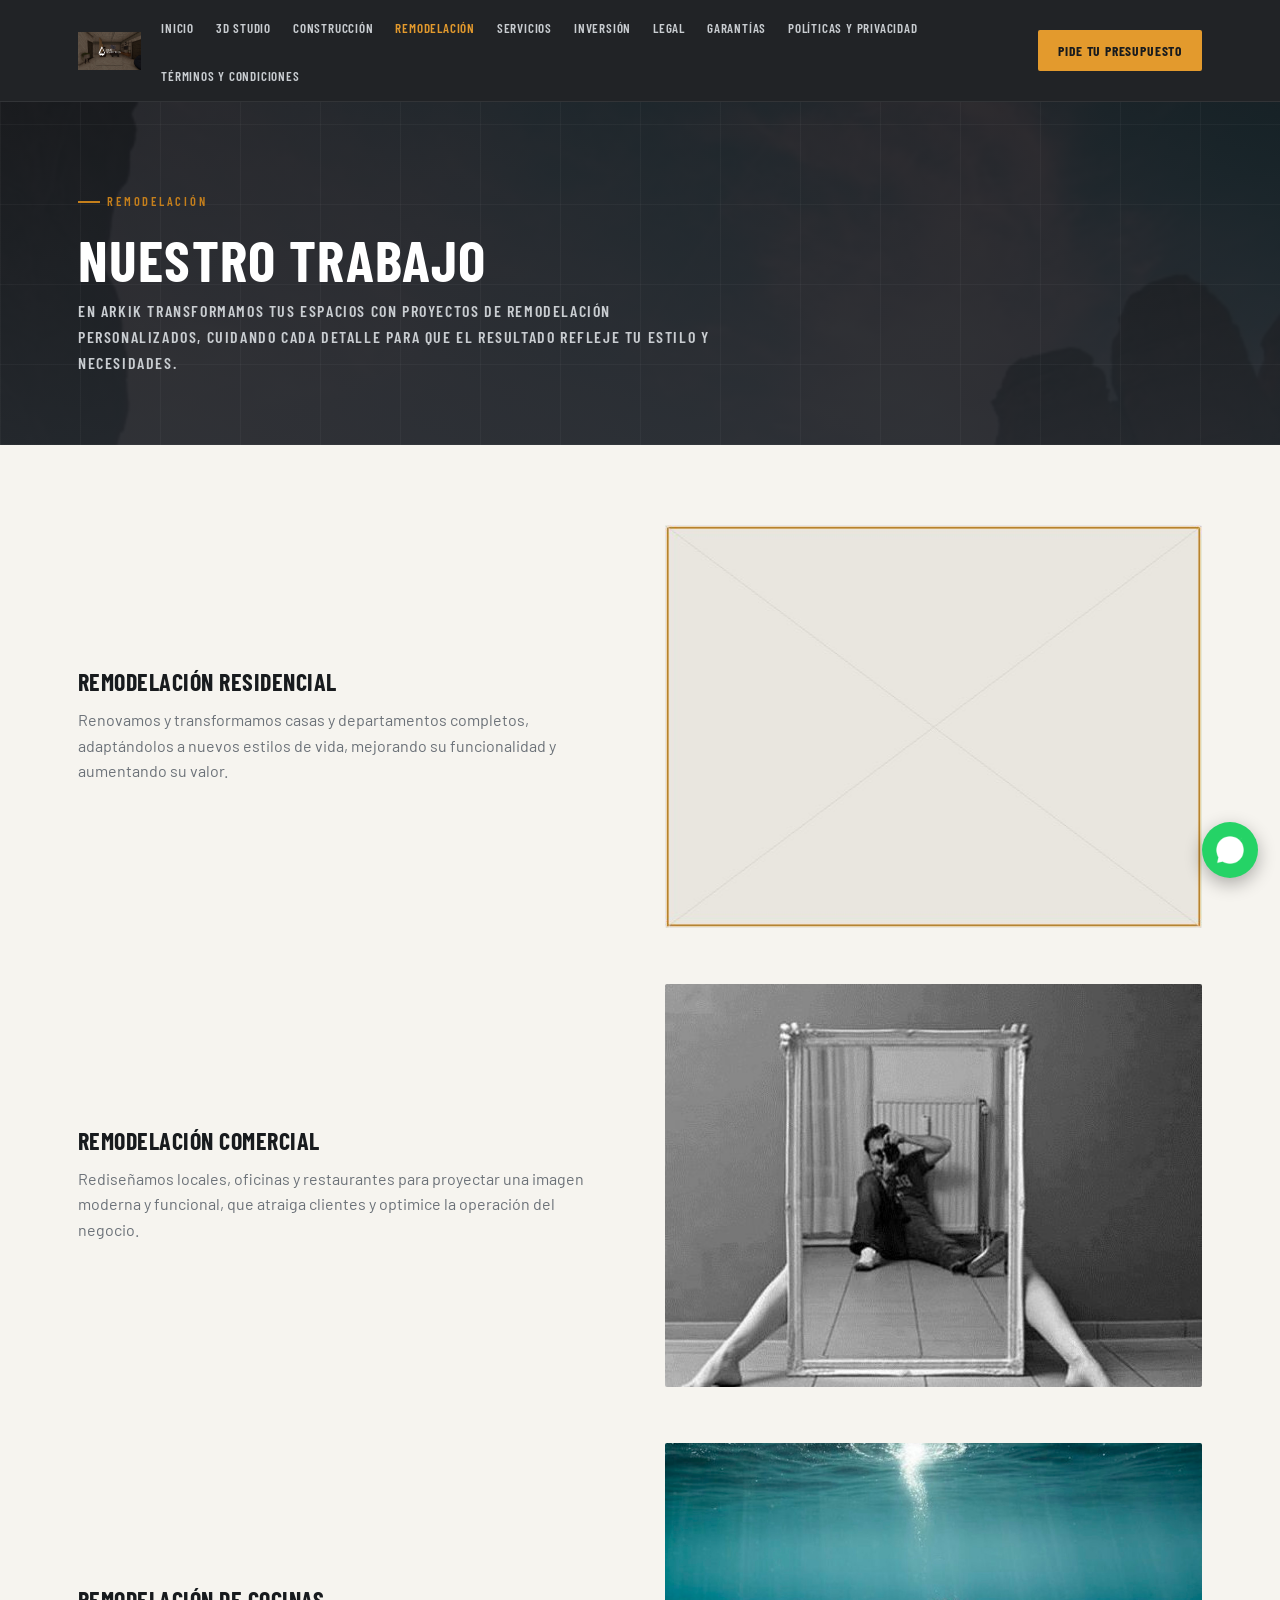
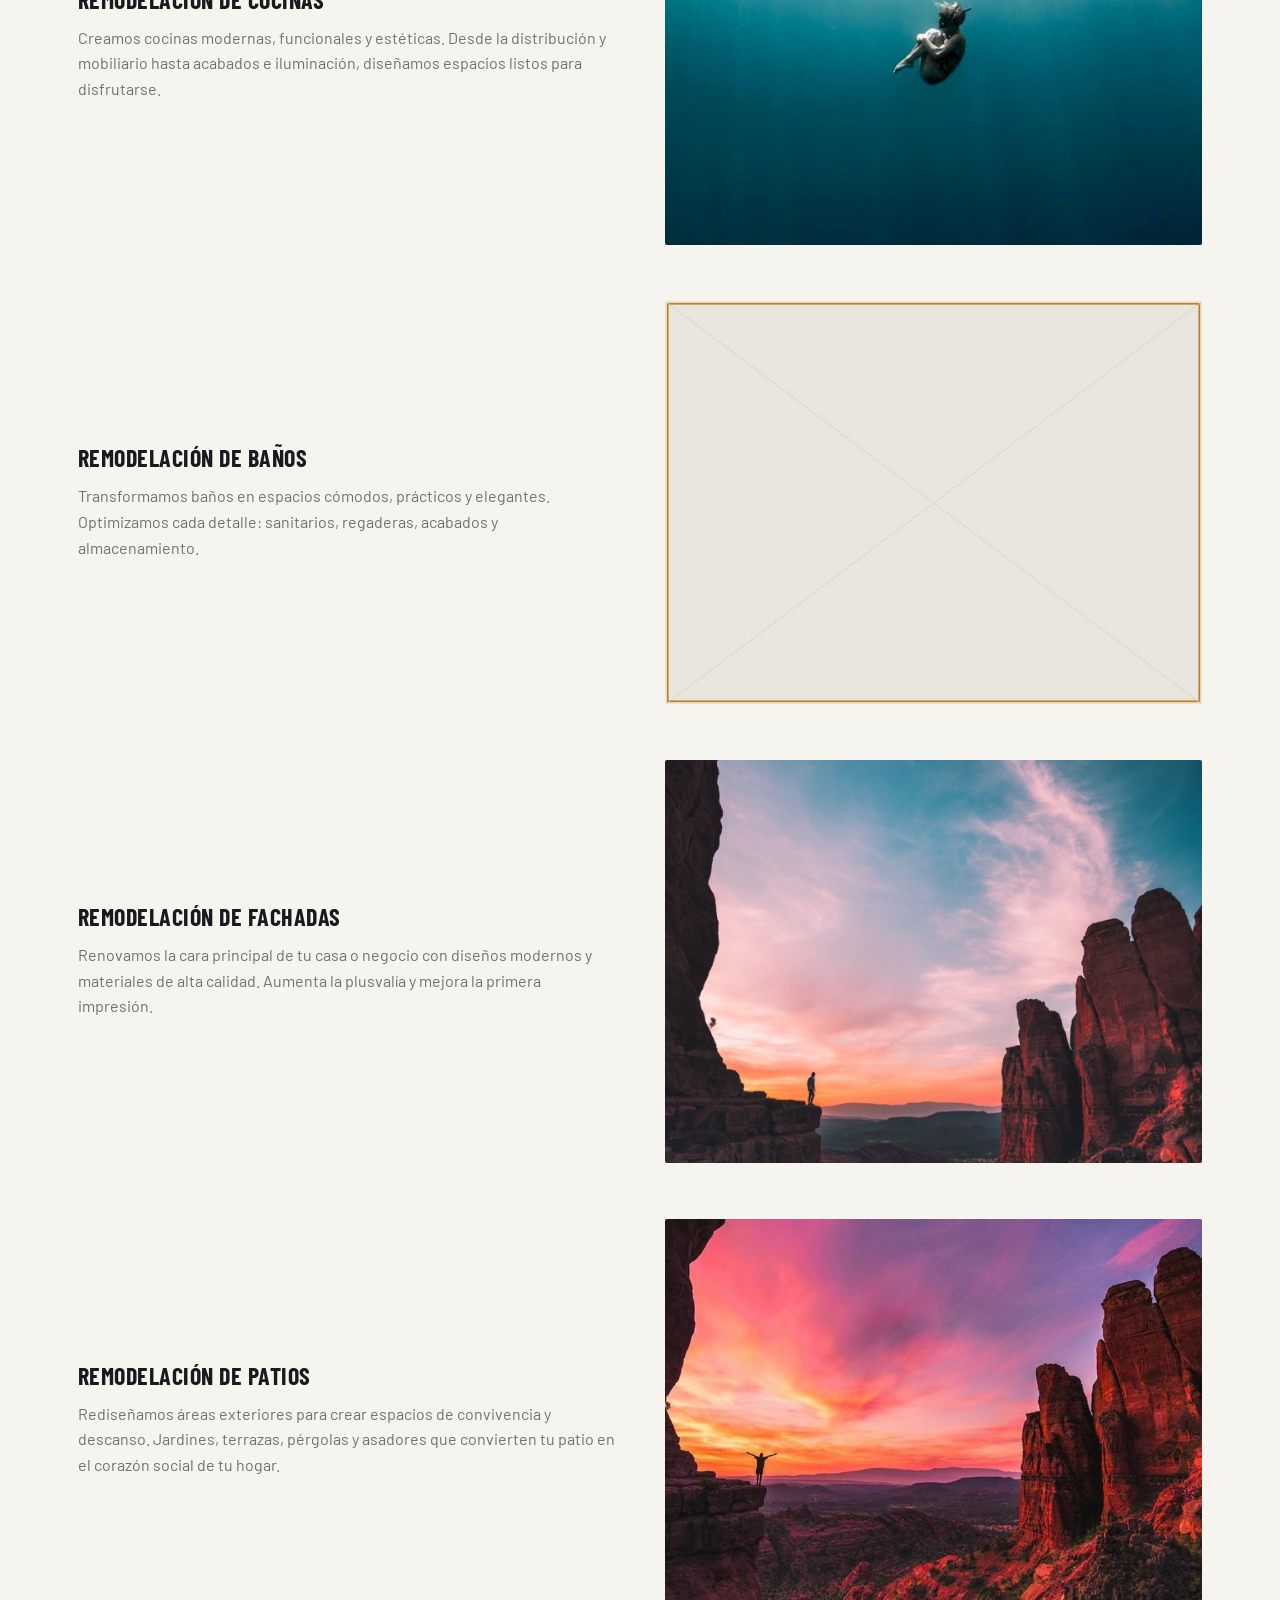
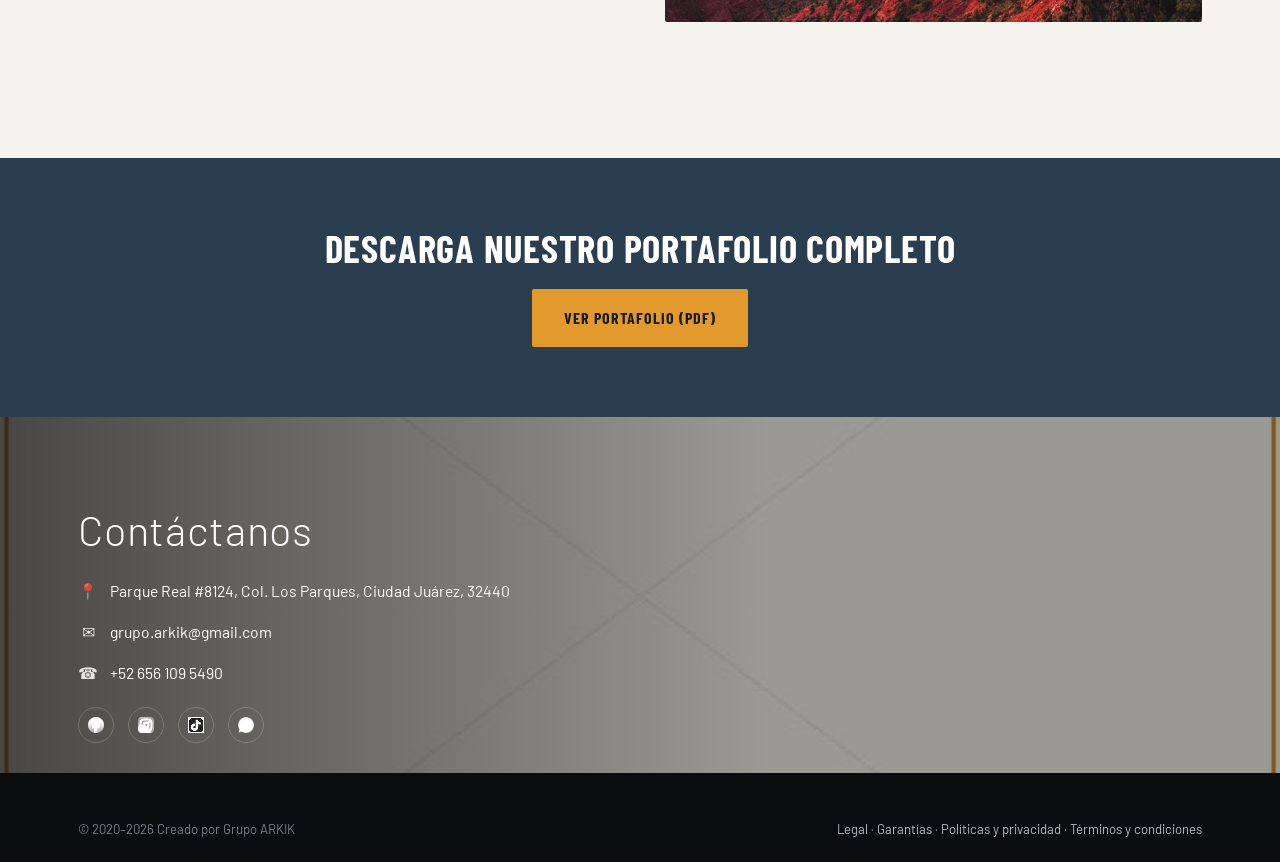
<file: remodelacion.html>
<!DOCTYPE html>
<html lang="es">
<head>
<meta charset="UTF-8">
<meta name="viewport" content="width=device-width, initial-scale=1.0">
<title>Remodelación | Grupo Arkik</title>
<meta name="description" content="Remodelación residencial, comercial, cocinas, baños, fachadas y patios en Ciudad Juárez.">
<link rel="preconnect" href="https://fonts.googleapis.com"><link rel="preconnect" href="https://fonts.gstatic.com" crossorigin><link href="https://fonts.googleapis.com/css2?family=Archivo+Black&family=Barlow+Condensed:wght@500;600;700&family=Barlow:wght@400;500;600&display=swap" rel="stylesheet">
<link rel="stylesheet" href="css/style.css">

</head>
<body>
<header>
  <div class="nav">
    <a href="index.html" class="logo"><img src="images/logo.png" alt="Arkik Desarrollos"></a>
    <ul class="nav-links">
      <li><a href="index.html">Inicio</a></li>
<li><a href="3d-studio.html">3D Studio</a></li>
<li><a href="construccion.html">Construcción</a></li>
<li><a href="remodelacion.html" class="active">Remodelación</a></li>
<li><a href="servicios.html">Servicios</a></li>
<li><a href="inversion.html">Inversión</a></li>
<li><a href="legal.html">Legal</a></li>
<li><a href="garantias.html">Garantías</a></li>
<li><a href="politicas-privacidad.html">Políticas y privacidad</a></li>
<li><a href="terminos-condiciones.html">Términos y condiciones</a></li>

    </ul>
    <a class="nav-cta" href="https://api.whatsapp.com/send?phone=526561095490" target="_blank" rel="noopener">Pide tu presupuesto</a>
    <button class="nav-toggle" id="navToggle" aria-label="Abrir menú">☰</button>
  </div>
</header>
<main>

<section class="page-hero" style="background-image:url('images/remodelacion-fachadas.jpg')">
  <div class="wrap">
    <p class="eyebrow">Remodelación</p>
    <h1>Nuestro trabajo</h1>
    <p class="tagline">En Arkik transformamos tus espacios con proyectos de remodelación personalizados, cuidando cada detalle para que el resultado refleje tu estilo y necesidades.</p>
  </div>
</section>
<section>
  <div class="wrap">
    <div class="content-grid reveal">
      <div><h3>Remodelación Residencial</h3><p>Renovamos y transformamos casas y departamentos completos, adaptándolos a nuevos estilos de vida, mejorando su funcionalidad y aumentando su valor.</p></div>
      <div class="img-col"><img src="images/remodelacion-residencial.jpg" alt="Remodelación residencial" loading="lazy"></div>
    </div>
    <div class="content-grid reverse reveal">
      <div><h3>Remodelación Comercial</h3><p>Rediseñamos locales, oficinas y restaurantes para proyectar una imagen moderna y funcional, que atraiga clientes y optimice la operación del negocio.</p></div>
      <div class="img-col"><img src="images/remodelacion-comercial.jpg" alt="Remodelación comercial" loading="lazy"></div>
    </div>
    <div class="content-grid reveal">
      <div><h3>Remodelación de Cocinas</h3><p>Creamos cocinas modernas, funcionales y estéticas. Desde la distribución y mobiliario hasta acabados e iluminación, diseñamos espacios listos para disfrutarse.</p></div>
      <div class="img-col"><img src="images/remodelacion-cocinas.jpg" alt="Remodelación de cocinas" loading="lazy"></div>
    </div>
    <div class="content-grid reverse reveal">
      <div><h3>Remodelación de Baños</h3><p>Transformamos baños en espacios cómodos, prácticos y elegantes. Optimizamos cada detalle: sanitarios, regaderas, acabados y almacenamiento.</p></div>
      <div class="img-col"><img src="images/remodelacion-banos.jpg" alt="Remodelación de baños" loading="lazy"></div>
    </div>
    <div class="content-grid reveal">
      <div><h3>Remodelación de Fachadas</h3><p>Renovamos la cara principal de tu casa o negocio con diseños modernos y materiales de alta calidad. Aumenta la plusvalía y mejora la primera impresión.</p></div>
      <div class="img-col"><img src="images/remodelacion-fachadas.jpg" alt="Remodelación de fachadas" loading="lazy"></div>
    </div>
    <div class="content-grid reverse reveal">
      <div><h3>Remodelación de Patios</h3><p>Rediseñamos áreas exteriores para crear espacios de convivencia y descanso. Jardines, terrazas, pérgolas y asadores que convierten tu patio en el corazón social de tu hogar.</p></div>
      <div class="img-col"><img src="images/remodelacion-patios.jpg" alt="Remodelación de patios" loading="lazy"></div>
    </div>
  </div>
</section>
<section class="portfolio-cta reveal">
  <div class="wrap"><h2>Descarga nuestro portafolio completo</h2>
  <a class="btn-primary" href="https://www.grupoarkik.com/_files/ugd/6ab1eb_3b5ccdfc936b4402ac11c60393402bea.pdf" target="_blank" rel="noopener">Ver portafolio (PDF)</a></div>
</section>

</main>
<section class="contact-video">
  <video class="contact-video-el" data-bg autoplay muted loop playsinline poster="images/contact-poster.jpg">
    <source src="videos/contacto.mp4" type="video/mp4">
  </video>
  <div class="wrap">
    <h2>Contáctanos</h2>
    <ul class="c-list">
      <li><span class="c-icon">📍</span><a href="https://maps.app.goo.gl/6qmCh1wCLA6KnDSu8" target="_blank" rel="noopener">Parque Real #8124, Col. Los Parques, Ciudad Juárez, 32440</a></li>
      <li><span class="c-icon">✉</span><a href="mailto:arkik.desarrollos@gmail.com">grupo.arkik@gmail.com</a></li>
      <li><span class="c-icon">☎</span><a href="tel:+526561095490">+52 656 109 5490</a></li>
    </ul>
    <div class="socials" style="margin-top:22px;">
      <a href="https://www.facebook.com/profile.php?id=61581260662167" target="_blank" rel="noopener" aria-label="Facebook"><img src="images/icon-facebook.png" alt=""></a>
      <a href="https://www.instagram.com/arkik_3d_studio/" target="_blank" rel="noopener" aria-label="Instagram"><img src="images/icon-instagram.png" alt=""></a>
      <a href="https://www.tiktok.com/@arkik_desarrollos" target="_blank" rel="noopener" aria-label="TikTok"><img src="images/icon-tiktok.png" alt=""></a>
      <a href="https://api.whatsapp.com/send?phone=526561095490" target="_blank" rel="noopener" aria-label="WhatsApp"><img src="images/icon-whatsapp.png" alt=""></a>
    </div>
  </div>
</section>

<footer>
  <div class="wrap footer-bottom">
    <span>© 2020–2026 Creado por Grupo ARKIK</span>
    <span><a href="legal.html">Legal</a> · <a href="garantias.html">Garantías</a> · <a href="politicas-privacidad.html">Políticas y privacidad</a> · <a href="terminos-condiciones.html">Términos y condiciones</a></span>
  </div>
</footer>

<a class="wa-float" href="https://api.whatsapp.com/send?phone=526561095490" target="_blank" rel="noopener" aria-label="Escríbenos por WhatsApp"><img src="images/icon-whatsapp.png" alt="WhatsApp"></a>

<script src="js/main.js"></script>
</body>
</html>
</file>
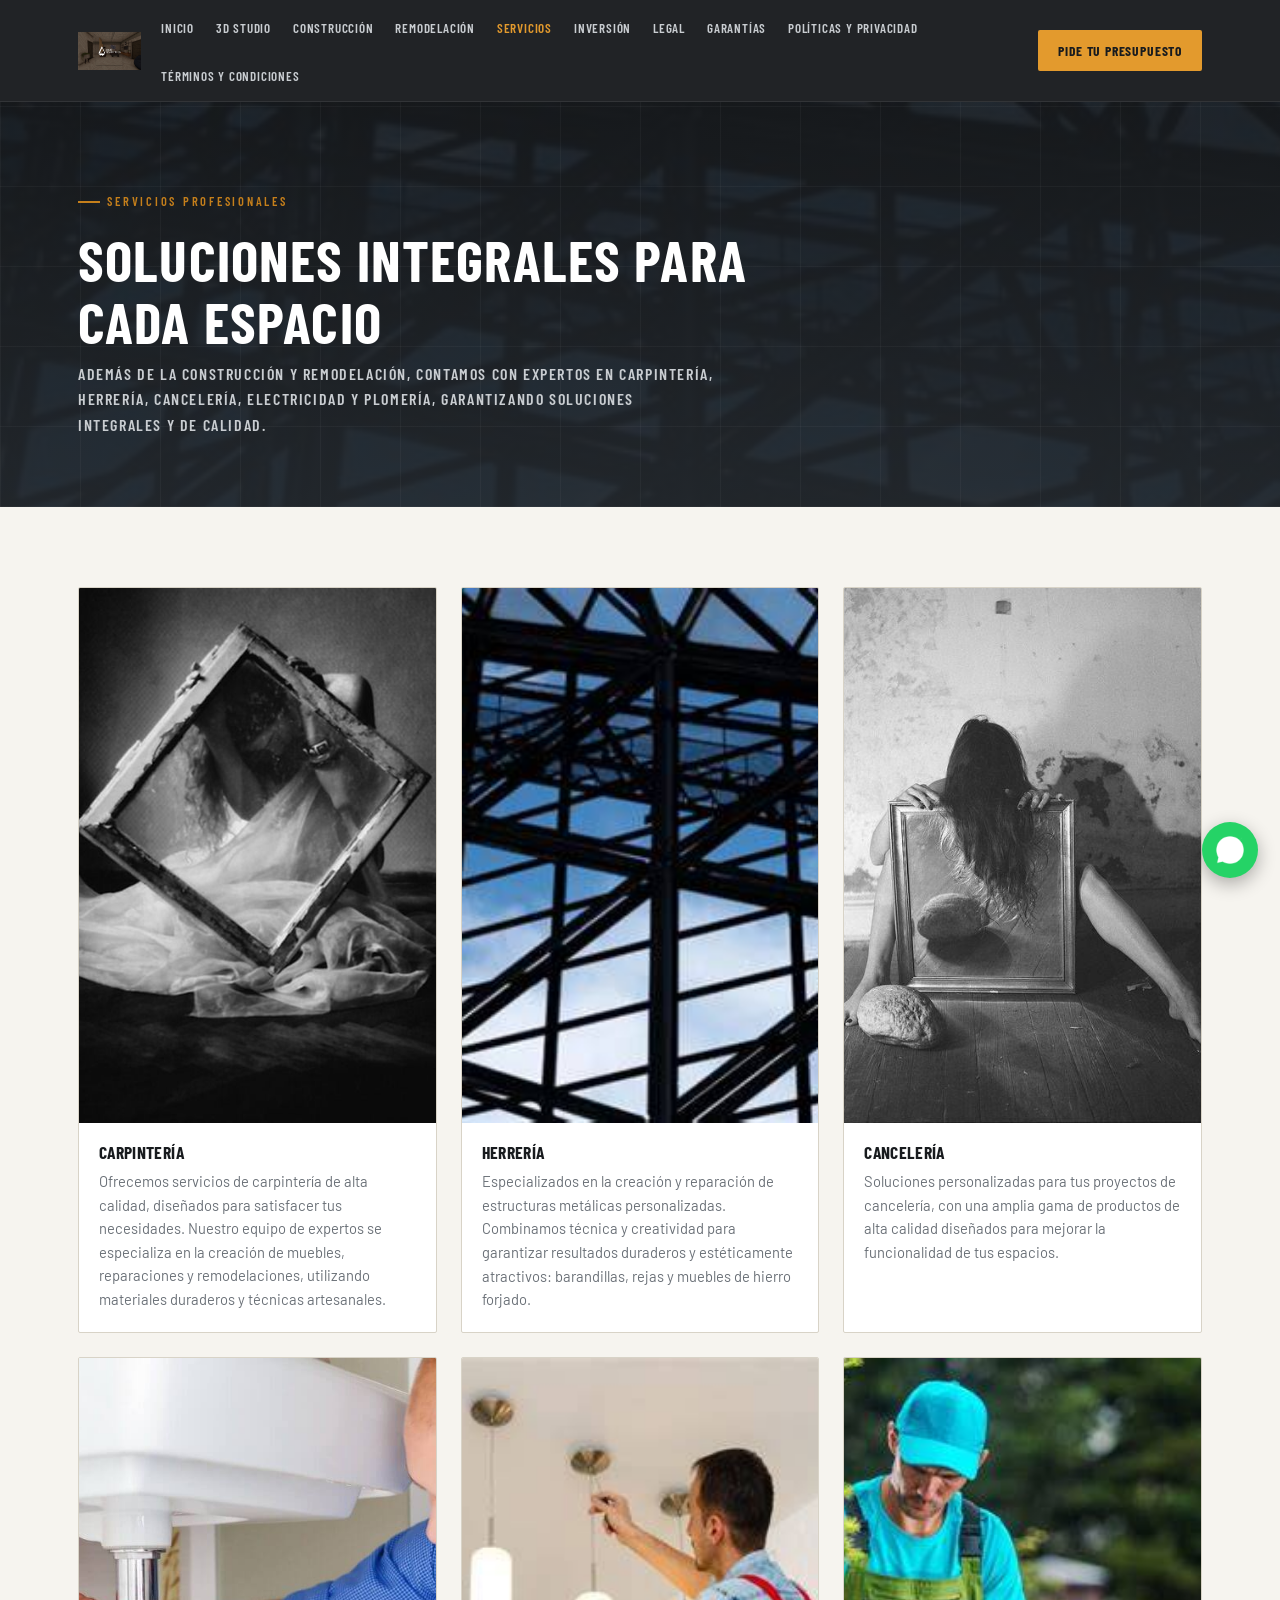
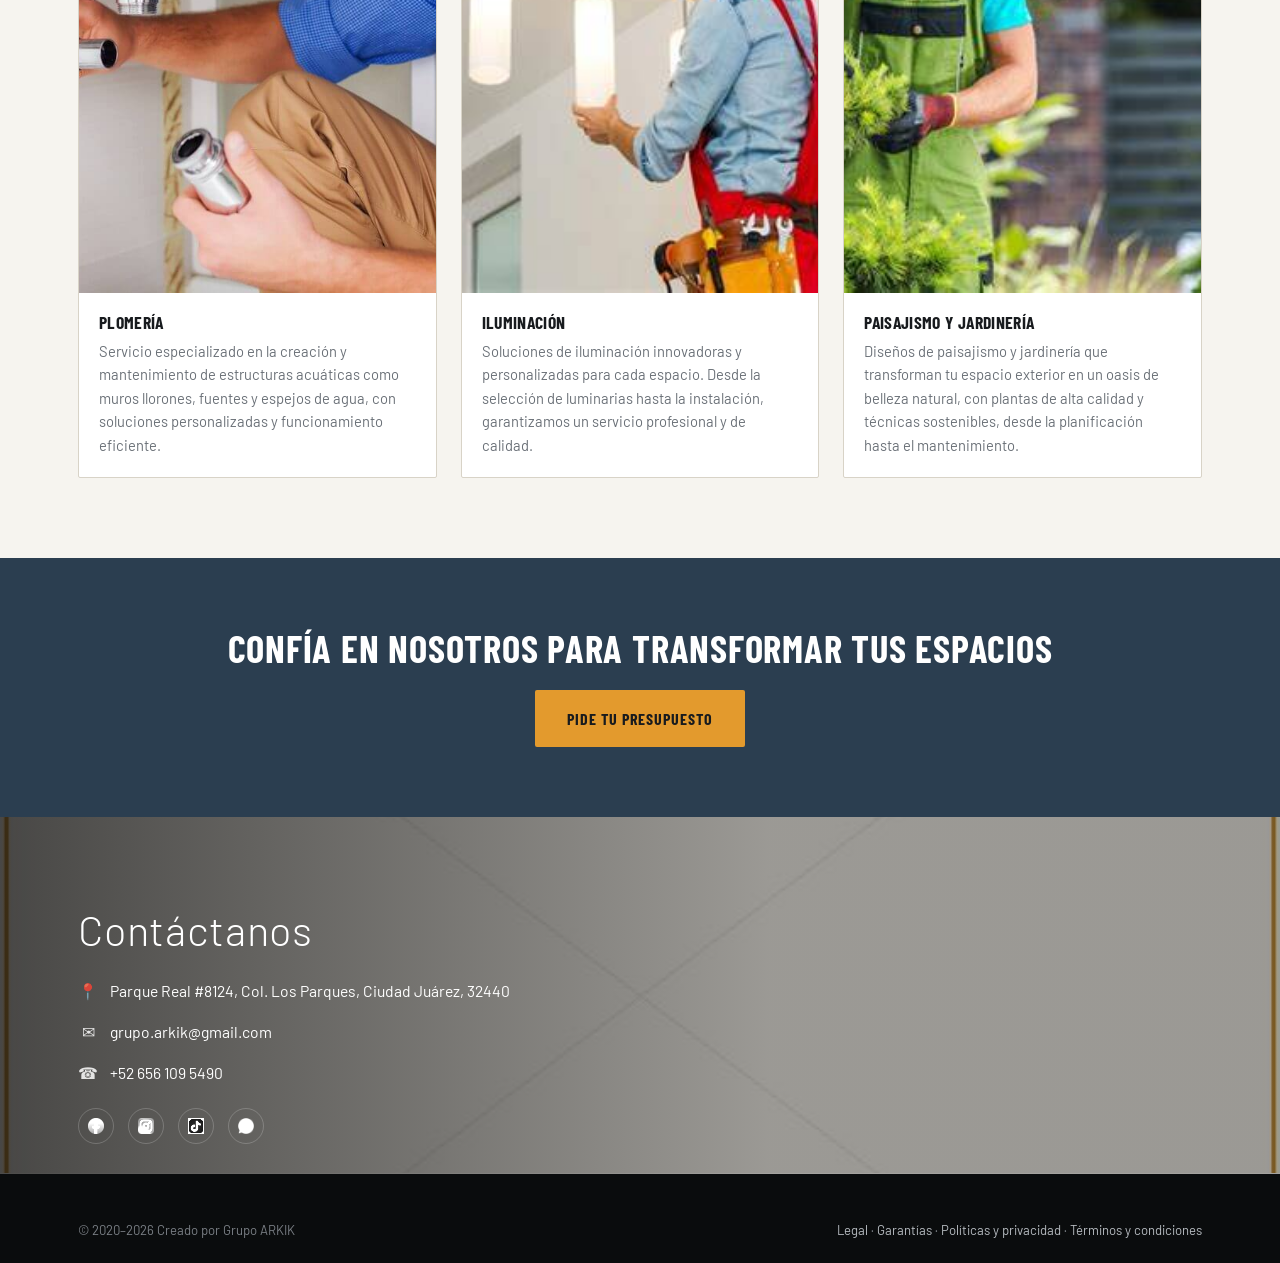
<file: servicios.html>
<!DOCTYPE html>
<html lang="es">
<head>
<meta charset="UTF-8">
<meta name="viewport" content="width=device-width, initial-scale=1.0">
<title>Servicios | Grupo Arkik</title>
<meta name="description" content="Carpintería, herrería, cancelería, plomería, iluminación y jardinería en Ciudad Juárez.">
<link rel="preconnect" href="https://fonts.googleapis.com"><link rel="preconnect" href="https://fonts.gstatic.com" crossorigin><link href="https://fonts.googleapis.com/css2?family=Archivo+Black&family=Barlow+Condensed:wght@500;600;700&family=Barlow:wght@400;500;600&display=swap" rel="stylesheet">
<link rel="stylesheet" href="css/style.css">

</head>
<body>
<header>
  <div class="nav">
    <a href="index.html" class="logo"><img src="images/logo.png" alt="Arkik Desarrollos"></a>
    <ul class="nav-links">
      <li><a href="index.html">Inicio</a></li>
<li><a href="3d-studio.html">3D Studio</a></li>
<li><a href="construccion.html">Construcción</a></li>
<li><a href="remodelacion.html">Remodelación</a></li>
<li><a href="servicios.html" class="active">Servicios</a></li>
<li><a href="inversion.html">Inversión</a></li>
<li><a href="legal.html">Legal</a></li>
<li><a href="garantias.html">Garantías</a></li>
<li><a href="politicas-privacidad.html">Políticas y privacidad</a></li>
<li><a href="terminos-condiciones.html">Términos y condiciones</a></li>

    </ul>
    <a class="nav-cta" href="https://api.whatsapp.com/send?phone=526561095490" target="_blank" rel="noopener">Pide tu presupuesto</a>
    <button class="nav-toggle" id="navToggle" aria-label="Abrir menú">☰</button>
  </div>
</header>
<main>

<section class="page-hero" style="background-image:url('images/servicio-herreria.jpg')">
  <div class="wrap">
    <p class="eyebrow">Servicios profesionales</p>
    <h1>Soluciones integrales para cada espacio</h1>
    <p class="tagline">Además de la construcción y remodelación, contamos con expertos en carpintería, herrería, cancelería, electricidad y plomería, garantizando soluciones integrales y de calidad.</p>
  </div>
</section>
<section>
  <div class="wrap">
    <div class="card-grid reveal-stagger">
      <div class="card"><img src="images/servicio-carpinteria.jpg" alt="Carpintería" loading="lazy"><div class="card-body"><h3>Carpintería</h3><p>Ofrecemos servicios de carpintería de alta calidad, diseñados para satisfacer tus necesidades. Nuestro equipo de expertos se especializa en la creación de muebles, reparaciones y remodelaciones, utilizando materiales duraderos y técnicas artesanales.</p></div></div>
<div class="card"><img src="images/servicio-herreria.jpg" alt="Herrería" loading="lazy"><div class="card-body"><h3>Herrería</h3><p>Especializados en la creación y reparación de estructuras metálicas personalizadas. Combinamos técnica y creatividad para garantizar resultados duraderos y estéticamente atractivos: barandillas, rejas y muebles de hierro forjado.</p></div></div>
<div class="card"><img src="images/servicio-canceleria.jpg" alt="Cancelería" loading="lazy"><div class="card-body"><h3>Cancelería</h3><p>Soluciones personalizadas para tus proyectos de cancelería, con una amplia gama de productos de alta calidad diseñados para mejorar la funcionalidad de tus espacios.</p></div></div>
<div class="card"><img src="images/servicio-plomeria.jpg" alt="Plomería" loading="lazy"><div class="card-body"><h3>Plomería</h3><p>Servicio especializado en la creación y mantenimiento de estructuras acuáticas como muros llorones, fuentes y espejos de agua, con soluciones personalizadas y funcionamiento eficiente.</p></div></div>
<div class="card"><img src="images/servicio-iluminacion.jpg" alt="Iluminación" loading="lazy"><div class="card-body"><h3>Iluminación</h3><p>Soluciones de iluminación innovadoras y personalizadas para cada espacio. Desde la selección de luminarias hasta la instalación, garantizamos un servicio profesional y de calidad.</p></div></div>
<div class="card"><img src="images/servicio-jardineria.jpg" alt="Paisajismo y Jardinería" loading="lazy"><div class="card-body"><h3>Paisajismo y Jardinería</h3><p>Diseños de paisajismo y jardinería que transforman tu espacio exterior en un oasis de belleza natural, con plantas de alta calidad y técnicas sostenibles, desde la planificación hasta el mantenimiento.</p></div></div>

    </div>
  </div>
</section>
<section class="portfolio-cta reveal">
  <div class="wrap"><h2>Confía en nosotros para transformar tus espacios</h2>
  <a class="btn-primary" href="https://api.whatsapp.com/send?phone=526561095490" target="_blank" rel="noopener">Pide tu presupuesto</a></div>
</section>

</main>
<section class="contact-video">
  <video class="contact-video-el" data-bg autoplay muted loop playsinline poster="images/contact-poster.jpg">
    <source src="videos/contacto.mp4" type="video/mp4">
  </video>
  <div class="wrap">
    <h2>Contáctanos</h2>
    <ul class="c-list">
      <li><span class="c-icon">📍</span><a href="https://maps.app.goo.gl/6qmCh1wCLA6KnDSu8" target="_blank" rel="noopener">Parque Real #8124, Col. Los Parques, Ciudad Juárez, 32440</a></li>
      <li><span class="c-icon">✉</span><a href="mailto:arkik.desarrollos@gmail.com">grupo.arkik@gmail.com</a></li>
      <li><span class="c-icon">☎</span><a href="tel:+526561095490">+52 656 109 5490</a></li>
    </ul>
    <div class="socials" style="margin-top:22px;">
      <a href="https://www.facebook.com/profile.php?id=61581260662167" target="_blank" rel="noopener" aria-label="Facebook"><img src="images/icon-facebook.png" alt=""></a>
      <a href="https://www.instagram.com/arkik_3d_studio/" target="_blank" rel="noopener" aria-label="Instagram"><img src="images/icon-instagram.png" alt=""></a>
      <a href="https://www.tiktok.com/@arkik_desarrollos" target="_blank" rel="noopener" aria-label="TikTok"><img src="images/icon-tiktok.png" alt=""></a>
      <a href="https://api.whatsapp.com/send?phone=526561095490" target="_blank" rel="noopener" aria-label="WhatsApp"><img src="images/icon-whatsapp.png" alt=""></a>
    </div>
  </div>
</section>

<footer>
  <div class="wrap footer-bottom">
    <span>© 2020–2026 Creado por Grupo ARKIK</span>
    <span><a href="legal.html">Legal</a> · <a href="garantias.html">Garantías</a> · <a href="politicas-privacidad.html">Políticas y privacidad</a> · <a href="terminos-condiciones.html">Términos y condiciones</a></span>
  </div>
</footer>

<a class="wa-float" href="https://api.whatsapp.com/send?phone=526561095490" target="_blank" rel="noopener" aria-label="Escríbenos por WhatsApp"><img src="images/icon-whatsapp.png" alt="WhatsApp"></a>

<script src="js/main.js"></script>
</body>
</html>
</file>
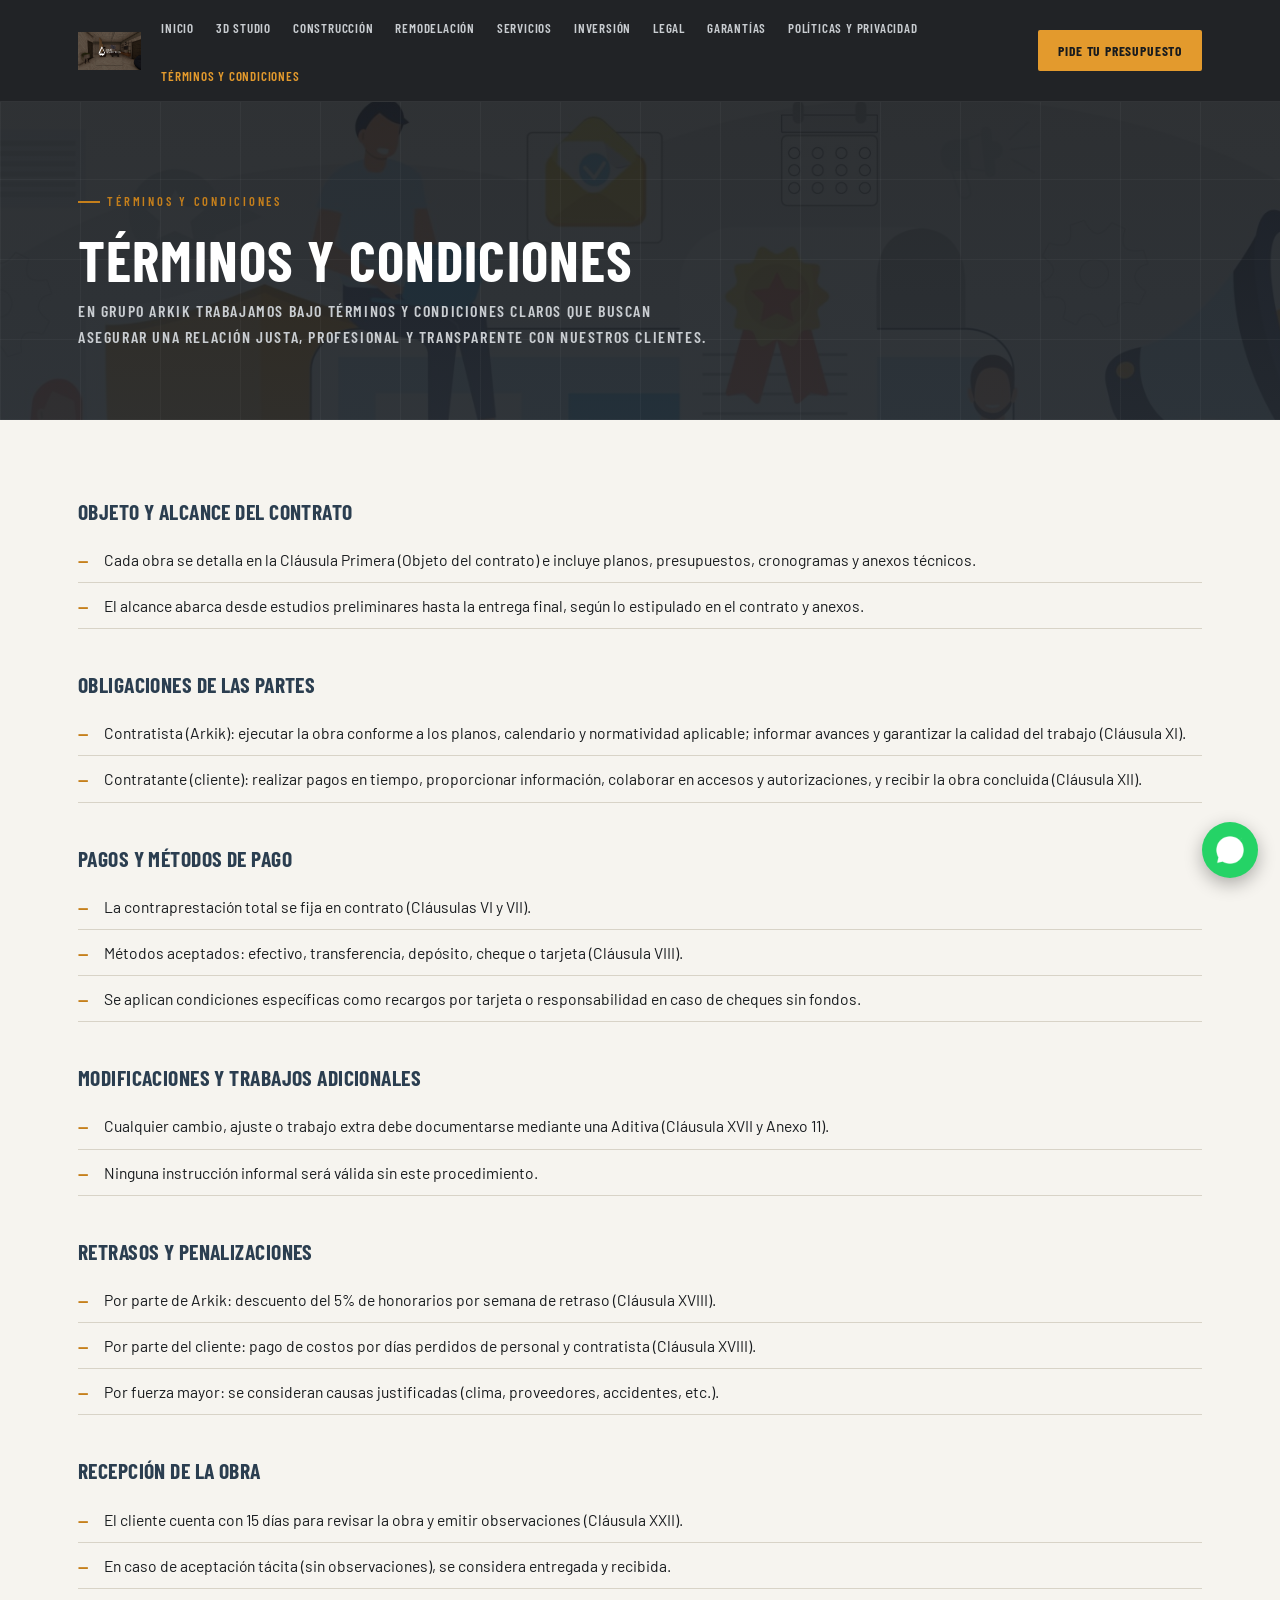
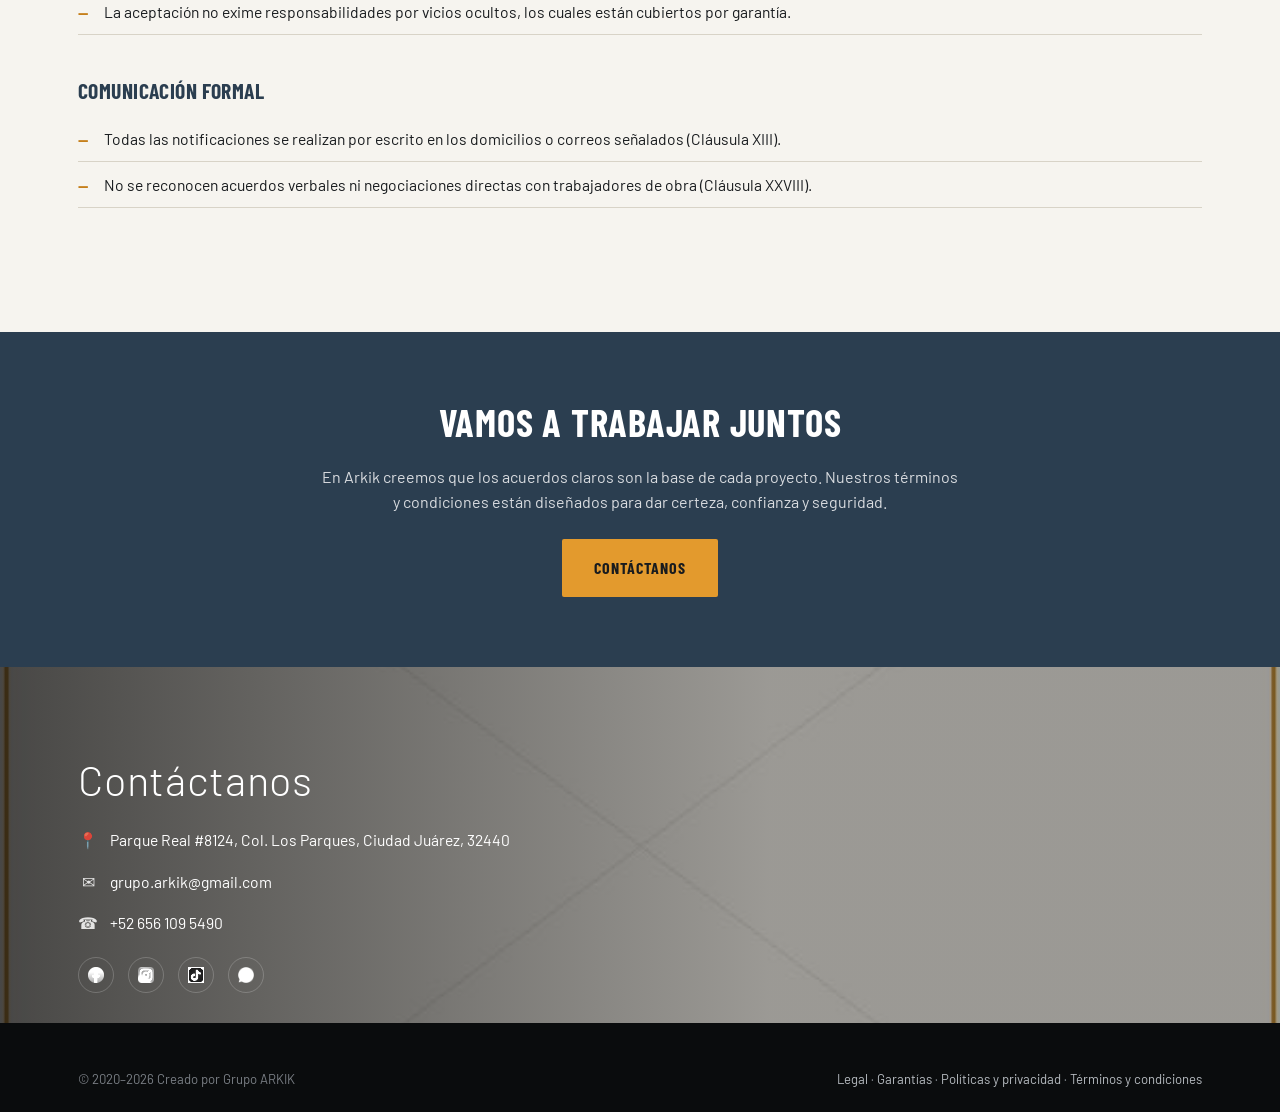
<file: terminos-condiciones.html>
<!DOCTYPE html>
<html lang="es">
<head>
<meta charset="UTF-8">
<meta name="viewport" content="width=device-width, initial-scale=1.0">
<title>Términos y Condiciones | Grupo Arkik</title>
<meta name="description" content="Términos y Condiciones de Arkik Desarrollos.">
<link rel="preconnect" href="https://fonts.googleapis.com"><link rel="preconnect" href="https://fonts.gstatic.com" crossorigin><link href="https://fonts.googleapis.com/css2?family=Archivo+Black&family=Barlow+Condensed:wght@500;600;700&family=Barlow:wght@400;500;600&display=swap" rel="stylesheet">
<link rel="stylesheet" href="css/style.css">

</head>
<body>
<header>
  <div class="nav">
    <a href="index.html" class="logo"><img src="images/logo.png" alt="Arkik Desarrollos"></a>
    <ul class="nav-links">
      <li><a href="index.html">Inicio</a></li>
<li><a href="3d-studio.html">3D Studio</a></li>
<li><a href="construccion.html">Construcción</a></li>
<li><a href="remodelacion.html">Remodelación</a></li>
<li><a href="servicios.html">Servicios</a></li>
<li><a href="inversion.html">Inversión</a></li>
<li><a href="legal.html">Legal</a></li>
<li><a href="garantias.html">Garantías</a></li>
<li><a href="politicas-privacidad.html">Políticas y privacidad</a></li>
<li><a href="terminos-condiciones.html" class="active">Términos y condiciones</a></li>

    </ul>
    <a class="nav-cta" href="https://api.whatsapp.com/send?phone=526561095490" target="_blank" rel="noopener">Pide tu presupuesto</a>
    <button class="nav-toggle" id="navToggle" aria-label="Abrir menú">☰</button>
  </div>
</header>
<main>

<section class="page-hero" style="background-image:url('images/benefits.jpg')">
  <div class="wrap">
    <p class="eyebrow">Términos y condiciones</p>
    <h1>Términos y Condiciones</h1>
    <p class="tagline">En Grupo Arkik trabajamos bajo términos y condiciones claros que buscan asegurar una relación justa, profesional y transparente con nuestros clientes.</p>
  </div>
</section>
<section class="legal-page">
  <div class="wrap">
    <div class="list-block reveal"><h3>Objeto y alcance del contrato</h3><ul><li>Cada obra se detalla en la Cláusula Primera (Objeto del contrato) e incluye planos, presupuestos, cronogramas y anexos técnicos.</li><li>El alcance abarca desde estudios preliminares hasta la entrega final, según lo estipulado en el contrato y anexos.</li></ul></div>
<div class="list-block reveal"><h3>Obligaciones de las partes</h3><ul><li>Contratista (Arkik): ejecutar la obra conforme a los planos, calendario y normatividad aplicable; informar avances y garantizar la calidad del trabajo (Cláusula XI).</li><li>Contratante (cliente): realizar pagos en tiempo, proporcionar información, colaborar en accesos y autorizaciones, y recibir la obra concluida (Cláusula XII).</li></ul></div>
<div class="list-block reveal"><h3>Pagos y métodos de pago</h3><ul><li>La contraprestación total se fija en contrato (Cláusulas VI y VII).</li><li>Métodos aceptados: efectivo, transferencia, depósito, cheque o tarjeta (Cláusula VIII).</li><li>Se aplican condiciones específicas como recargos por tarjeta o responsabilidad en caso de cheques sin fondos.</li></ul></div>
<div class="list-block reveal"><h3>Modificaciones y trabajos adicionales</h3><ul><li>Cualquier cambio, ajuste o trabajo extra debe documentarse mediante una Aditiva (Cláusula XVII y Anexo 11).</li><li>Ninguna instrucción informal será válida sin este procedimiento.</li></ul></div>
<div class="list-block reveal"><h3>Retrasos y penalizaciones</h3><ul><li>Por parte de Arkik: descuento del 5% de honorarios por semana de retraso (Cláusula XVIII).</li><li>Por parte del cliente: pago de costos por días perdidos de personal y contratista (Cláusula XVIII).</li><li>Por fuerza mayor: se consideran causas justificadas (clima, proveedores, accidentes, etc.).</li></ul></div>
<div class="list-block reveal"><h3>Recepción de la obra</h3><ul><li>El cliente cuenta con 15 días para revisar la obra y emitir observaciones (Cláusula XXII).</li><li>En caso de aceptación tácita (sin observaciones), se considera entregada y recibida.</li><li>La aceptación no exime responsabilidades por vicios ocultos, los cuales están cubiertos por garantía.</li></ul></div>
<div class="list-block reveal"><h3>Comunicación formal</h3><ul><li>Todas las notificaciones se realizan por escrito en los domicilios o correos señalados (Cláusula XIII).</li><li>No se reconocen acuerdos verbales ni negociaciones directas con trabajadores de obra (Cláusula XXVIII).</li></ul></div>

  </div>
</section>
<section class="portfolio-cta reveal">
  <div class="wrap"><h2>Vamos a trabajar juntos</h2><p style="max-width:640px;margin:0 auto 24px;color:#D9DCE0;">En Arkik creemos que los acuerdos claros son la base de cada proyecto. Nuestros términos y condiciones están diseñados para dar certeza, confianza y seguridad.</p>
  <a class="btn-primary" href="https://api.whatsapp.com/send?phone=526561095490" target="_blank" rel="noopener">Contáctanos</a></div>
</section>

</main>
<section class="contact-video">
  <video class="contact-video-el" data-bg autoplay muted loop playsinline poster="images/contact-poster.jpg">
    <source src="videos/contacto.mp4" type="video/mp4">
  </video>
  <div class="wrap">
    <h2>Contáctanos</h2>
    <ul class="c-list">
      <li><span class="c-icon">📍</span><a href="https://maps.app.goo.gl/6qmCh1wCLA6KnDSu8" target="_blank" rel="noopener">Parque Real #8124, Col. Los Parques, Ciudad Juárez, 32440</a></li>
      <li><span class="c-icon">✉</span><a href="mailto:arkik.desarrollos@gmail.com">grupo.arkik@gmail.com</a></li>
      <li><span class="c-icon">☎</span><a href="tel:+526561095490">+52 656 109 5490</a></li>
    </ul>
    <div class="socials" style="margin-top:22px;">
      <a href="https://www.facebook.com/profile.php?id=61581260662167" target="_blank" rel="noopener" aria-label="Facebook"><img src="images/icon-facebook.png" alt=""></a>
      <a href="https://www.instagram.com/arkik_3d_studio/" target="_blank" rel="noopener" aria-label="Instagram"><img src="images/icon-instagram.png" alt=""></a>
      <a href="https://www.tiktok.com/@arkik_desarrollos" target="_blank" rel="noopener" aria-label="TikTok"><img src="images/icon-tiktok.png" alt=""></a>
      <a href="https://api.whatsapp.com/send?phone=526561095490" target="_blank" rel="noopener" aria-label="WhatsApp"><img src="images/icon-whatsapp.png" alt=""></a>
    </div>
  </div>
</section>

<footer>
  <div class="wrap footer-bottom">
    <span>© 2020–2026 Creado por Grupo ARKIK</span>
    <span><a href="legal.html">Legal</a> · <a href="garantias.html">Garantías</a> · <a href="politicas-privacidad.html">Políticas y privacidad</a> · <a href="terminos-condiciones.html">Términos y condiciones</a></span>
  </div>
</footer>

<a class="wa-float" href="https://api.whatsapp.com/send?phone=526561095490" target="_blank" rel="noopener" aria-label="Escríbenos por WhatsApp"><img src="images/icon-whatsapp.png" alt="WhatsApp"></a>

<script src="js/main.js"></script>
</body>
</html>
</file>
<file: css/style.css>
:root{
  --ink:#181B1E;
  --steel:#2B3E50;
  --concrete:#E9E6DF;
  --paper:#F6F4EF;
  --amber:#E39A2D;
  --amber-dark:#C57F1B;
  --line:#D8D3C7;
  --muted:#6B7178;
  --white:#FFFFFF;
}
*{box-sizing:border-box;margin:0;padding:0;}
html{scroll-behavior:smooth;}
body{font-family:'Barlow', sans-serif;color:var(--ink);background:var(--paper);line-height:1.6;}
h1,h2,h3{font-family:'Barlow Condensed', sans-serif;font-weight:700;text-transform:uppercase;letter-spacing:0.02em;line-height:1.08;}
.eyebrow{font-family:'Barlow Condensed', sans-serif;font-weight:600;letter-spacing:0.22em;text-transform:uppercase;font-size:0.78rem;color:var(--amber-dark);display:flex;align-items:center;gap:0.6em;}
.eyebrow::before{content:"";width:22px;height:2px;background:var(--amber-dark);display:inline-block;}
a{color:inherit;text-decoration:none;}
img{max-width:100%;display:block;}
.wrap{max-width:1180px;margin:0 auto;padding:0 28px;}

/* HEADER */
header{position:sticky;top:0;z-index:50;background:rgba(24,27,30,0.96);backdrop-filter:blur(6px);border-bottom:1px solid rgba(255,255,255,0.08);}
.nav{display:flex;align-items:center;justify-content:space-between;padding:14px 28px;max-width:1180px;margin:0 auto;gap:20px;}
.logo{display:flex;align-items:center;}
.logo img{height:38px;width:auto;}
.nav-links{display:flex;gap:22px;list-style:none;flex-wrap:wrap;}
.nav-links a{font-family:'Barlow Condensed', sans-serif;font-weight:600;font-size:0.82rem;letter-spacing:0.06em;text-transform:uppercase;color:#C9CDD1;transition:color .2s;}
.nav-links a:hover, .nav-links a:focus-visible{color:var(--amber);}
.nav-links a.active{color:var(--amber);}
.nav-cta{background:var(--amber);color:var(--ink);font-family:'Barlow Condensed', sans-serif;font-weight:700;letter-spacing:0.06em;text-transform:uppercase;font-size:0.85rem;padding:10px 20px;border-radius:2px;transition:background .2s;white-space:nowrap;}
.nav-cta:hover{background:var(--amber-dark);}
.nav-toggle{display:none;background:none;border:0;color:var(--white);font-size:1.6rem;cursor:pointer;}

/* PAGE HERO (subpages) -- fixed background photo, content scrolls over it */
.page-hero{position:relative;background-color:var(--ink);background-size:cover;background-position:center;background-attachment:fixed;color:var(--white);overflow:hidden;padding:90px 0 70px;}
.page-hero::before{content:"";position:absolute;inset:0;background:linear-gradient(180deg, rgba(24,27,30,0.90) 0%, rgba(35,40,45,0.94) 100%);}
.page-hero::after{content:"";position:absolute;inset:0;background-image:repeating-linear-gradient(90deg, rgba(255,255,255,0.035) 0 1px, transparent 1px 80px),repeating-linear-gradient(0deg, rgba(255,255,255,0.035) 0 1px, transparent 1px 80px);pointer-events:none;}
.page-hero .wrap{position:relative;z-index:2;}
.page-hero h1{font-size:clamp(2.2rem, 5.5vw, 3.6rem);max-width:760px;margin:16px 0 8px;}
.page-hero .tagline{font-family:'Barlow Condensed', sans-serif;font-weight:600;letter-spacing:0.1em;text-transform:uppercase;font-size:1rem;color:#C9CDD1;max-width:640px;}
.page-hero img.hero-thumb{width:100%;max-width:420px;border-radius:2px;margin-top:26px;}

/* HERO (home) -- minimal, video background (matches original Wix site) */
.hero{position:relative;color:var(--white);overflow:hidden;min-height:88vh;display:flex;align-items:center;justify-content:center;text-align:center;}
.hero-video{position:absolute;inset:0;width:100%;height:100%;object-fit:cover;z-index:0;}
.hero::before{content:"";position:absolute;inset:0;background:linear-gradient(180deg, rgba(10,12,14,0.35) 0%, rgba(10,12,14,0.6) 100%);z-index:1;}
.hero-inner{position:relative;z-index:2;max-width:820px;margin:0 auto;padding:0 28px;}
.hero h1{font-family:'Barlow', serif;font-weight:300;text-transform:none;letter-spacing:0.04em;font-size:clamp(1.6rem, 4vw, 2.5rem);margin-bottom:22px;}
.hero .tagline-pill{display:inline-block;background:rgba(246,244,239,0.88);color:var(--ink);font-family:'Barlow Condensed', sans-serif;font-weight:700;letter-spacing:0.03em;text-transform:uppercase;font-size:clamp(1.6rem, 5vw, 3.2rem);padding:6px 26px;border-radius:4px;margin-bottom:38px;}

.btn-pill{display:inline-flex;align-items:center;gap:10px;background:rgba(20,22,24,0.55);border:1px solid rgba(255,255,255,0.5);color:var(--white);font-family:'Barlow', sans-serif;font-weight:500;font-size:1rem;padding:15px 30px;border-radius:40px;transition:background .2s, border-color .2s;backdrop-filter:blur(2px);}
.btn-pill:hover{background:rgba(20,22,24,0.8);border-color:var(--amber);}

.btn-primary{display:inline-block;background:var(--amber);color:var(--ink);font-family:'Barlow Condensed', sans-serif;font-weight:700;text-transform:uppercase;letter-spacing:0.06em;padding:16px 32px;border-radius:2px;transition:transform .2s, background .2s;}
.btn-primary:hover{background:var(--amber-dark);transform:translateY(-2px);}
.btn-outline{display:inline-block;border:1px solid rgba(255,255,255,0.4);color:var(--white);font-family:'Barlow Condensed', sans-serif;font-weight:700;text-transform:uppercase;letter-spacing:0.06em;padding:15px 30px;border-radius:2px;margin-left:14px;transition:border-color .2s, background .2s;}
.btn-outline:hover{border-color:var(--amber);background:rgba(255,255,255,0.05);}


section{padding:80px 0;}
.section-head{max-width:680px;margin-bottom:44px;}
.section-head h2{font-size:clamp(1.7rem,4vw,2.4rem);margin-top:12px;}
.section-head p{color:var(--muted);margin-top:14px;font-size:1.02rem;}

/* generic content grid used on interior pages */
.content-grid{display:grid;grid-template-columns:1fr 1fr;gap:50px;align-items:center;margin-bottom:56px;}
.content-grid.reverse .img-col{order:2;}
.content-grid img{border-radius:2px;width:100%;aspect-ratio:4/3;object-fit:cover;}
.content-grid h3{font-size:1.5rem;margin-bottom:12px;}
.content-grid p{color:var(--muted);}

/* card grid for services etc */
.card-grid{display:grid;grid-template-columns:repeat(3,1fr);gap:24px;}
.card{background:var(--white);border:1px solid var(--line);border-radius:2px;overflow:hidden;}
.card img{width:100%;aspect-ratio:2/3;object-fit:cover;}
.card .card-body{padding:20px;}
.card h3{font-size:1.1rem;margin-bottom:8px;}
.card p{color:var(--muted);font-size:0.92rem;}

/* specs grid (home) */
.specs-grid{display:grid;grid-template-columns:repeat(3,1fr);gap:1px;background:var(--line);border:1px solid var(--line);}
.spec-card{background:var(--paper);padding:36px 30px;}
.spec-card .tag{font-family:'Barlow Condensed', sans-serif;font-weight:700;letter-spacing:0.05em;text-transform:uppercase;color:var(--steel);font-size:0.95rem;margin-bottom:14px;}
.spec-card ul{list-style:none;color:var(--muted);font-size:0.98rem;}
.spec-card li{margin-bottom:6px;padding-left:16px;position:relative;}
.spec-card li::before{content:"";position:absolute;left:0;top:0.55em;width:6px;height:6px;background:var(--amber);}
.spec-card .big{font-family:'Archivo Black', sans-serif;font-size:2.4rem;color:var(--ink);}

.services-band{background:var(--ink);color:var(--white);}
.services-band .section-head p{color:#B7BCC1;}
.services-list{display:grid;grid-template-columns:repeat(4,1fr);gap:26px;}
.service-item{border-top:2px solid var(--amber);padding-top:18px;}
.service-item .idx{font-family:'Barlow Condensed', sans-serif;color:var(--amber);font-weight:700;font-size:0.85rem;letter-spacing:0.1em;}
.service-item h3{font-size:1.2rem;margin:10px 0 8px;}
.service-item p{color:#B7BCC1;font-size:0.92rem;}

.benefits{display:grid;grid-template-columns:1fr 1fr;gap:60px;align-items:center;}
.benefits img{border-radius:2px;}
.benefits ul{list-style:none;margin:24px 0 30px;}
.benefits li{padding:12px 0 12px 30px;border-bottom:1px solid var(--line);position:relative;color:var(--ink);}
.benefits li::before{content:"✓";position:absolute;left:0;top:12px;color:var(--amber-dark);font-weight:700;}

.sectors{background:var(--concrete);}
.sector-grid{display:grid;grid-template-columns:repeat(3,1fr);gap:22px;}
.sector-card{position:relative;overflow:hidden;border-radius:2px;aspect-ratio:3/4;}
.sector-card img{width:100%;height:100%;object-fit:cover;transition:transform .5s;}
.sector-card:hover img{transform:scale(1.06);}
.sector-card .label{position:absolute;left:0;right:0;bottom:0;padding:22px 18px;background:linear-gradient(0deg, rgba(0,0,0,0.75), transparent);color:var(--white);font-family:'Barlow Condensed', sans-serif;font-weight:700;letter-spacing:0.04em;text-transform:uppercase;font-size:1.05rem;}

.portfolio-cta{background:var(--steel);color:var(--white);text-align:center;padding:70px 0;}
.portfolio-cta h2{font-size:clamp(1.8rem,4vw,2.4rem);margin-bottom:20px;}

.stats-row{display:grid;grid-template-columns:repeat(3,1fr);gap:20px;margin:36px 0;}
.stats-row .stat{text-align:center;border:1px solid var(--line);padding:22px 10px;}
.stats-row .stat .num{font-family:'Archivo Black', sans-serif;font-size:2rem;color:var(--steel);}
.stats-row .stat .label{font-size:0.85rem;color:var(--muted);text-transform:uppercase;letter-spacing:0.04em;margin-top:4px;}

.list-block{margin-bottom:44px;}
.list-block h3{font-size:1.35rem;margin-bottom:14px;color:var(--steel);}
.list-block ul{list-style:none;}
.list-block li{padding:10px 0 10px 26px;border-bottom:1px solid var(--line);position:relative;color:var(--ink);font-size:0.98rem;}
.list-block li::before{content:"—";position:absolute;left:0;color:var(--amber-dark);font-weight:700;}
.list-block p.lead{color:var(--muted);margin-bottom:16px;}

.legal-page section{padding-top:56px;}
.legal-page .section-head{margin-bottom:36px;}

.form-section{background:var(--paper);}
.form-layout{display:grid;grid-template-columns:0.9fr 1.1fr;gap:60px;}
form{background:var(--white);border:1px solid var(--line);padding:36px;border-radius:2px;}
.field{margin-bottom:18px;}
.field label{display:block;font-family:'Barlow Condensed', sans-serif;font-weight:600;letter-spacing:0.04em;text-transform:uppercase;font-size:0.82rem;margin-bottom:6px;color:var(--muted);}
.field input, .field select{width:100%;padding:12px 14px;border:1px solid var(--line);background:var(--paper);font-family:'Barlow', sans-serif;font-size:0.98rem;border-radius:2px;}
.field input:focus, .field select:focus{outline:2px solid var(--amber);outline-offset:1px;}
.checkbox-row{display:flex;align-items:center;gap:10px;margin-bottom:22px;font-size:0.9rem;color:var(--muted);}
.checkbox-row input{width:auto;}
.submit-btn{width:100%;background:var(--amber);color:var(--ink);border:0;padding:15px;font-family:'Barlow Condensed', sans-serif;font-weight:700;text-transform:uppercase;letter-spacing:0.06em;font-size:1rem;border-radius:2px;cursor:pointer;transition:background .2s;}
.submit-btn:hover{background:var(--amber-dark);}
.form-note{margin-top:14px;font-size:0.85rem;color:var(--muted);text-align:center;display:none;}
.form-note.show{display:block;color:var(--steel);font-weight:600;}

footer{background:#0A0C0D;color:#8E8C85;padding:22px 0;font-size:0.82rem;}
footer a{color:#B7BCC1;}
footer a:hover{color:var(--amber);}
.footer-grid{display:grid;grid-template-columns:1.3fr 1fr 1fr;gap:40px;padding-bottom:40px;border-bottom:1px solid rgba(255,255,255,0.1);}
.footer-logo img{height:34px;margin-bottom:14px;}
footer h4{font-family:'Barlow Condensed', sans-serif;color:var(--white);letter-spacing:0.06em;text-transform:uppercase;font-size:0.9rem;margin-bottom:16px;}
footer ul{list-style:none;}
footer li{margin-bottom:10px;font-size:0.95rem;}
footer a:hover{color:var(--amber);}
.socials{display:flex;gap:14px;margin-top:16px;}
.socials a{width:36px;height:36px;border:1px solid rgba(255,255,255,0.2);border-radius:50%;display:flex;align-items:center;justify-content:center;transition:border-color .2s;}
.socials a img{width:16px;height:16px;filter:grayscale(1) brightness(2);}
.footer-bottom{display:flex;justify-content:space-between;align-items:center;padding-top:24px;font-size:0.82rem;color:#7A7F85;flex-wrap:wrap;gap:10px;}

.wa-float{position:fixed;bottom:22px;right:22px;width:56px;height:56px;background:#25D366;border-radius:50%;display:flex;align-items:center;justify-content:center;box-shadow:0 6px 18px rgba(0,0,0,0.3);z-index:60;}
.wa-float img{width:28px;height:28px;filter:brightness(0) invert(1);}

@media (max-width: 900px){
  .nav-links, .nav-cta{display:none;}
  .nav-toggle{display:block;}
  .nav-links.open{display:flex;position:absolute;top:100%;left:0;right:0;background:var(--ink);flex-direction:column;padding:16px 28px;gap:14px;}
  .specs-grid, .services-list, .sector-grid, .card-grid, .stats-row{grid-template-columns:1fr;}
  .benefits, .form-layout, .content-grid{grid-template-columns:1fr;gap:30px;}
  .content-grid.reverse .img-col{order:0;}
  .hero-stats{grid-template-columns:repeat(3,1fr);gap:14px;}
  .footer-grid{grid-template-columns:1fr;gap:30px;}
}

/* ===== MODERNIZACIÓN: scroll-reveal + carrusel ===== */

/* Contenido que aparece con fundido al hacer scroll */
.reveal{opacity:0;transform:translateY(34px);transition:opacity .8s ease, transform .8s ease;}
.reveal.in-view{opacity:1;transform:translateY(0);}
.reveal-stagger > *{opacity:0;transform:translateY(28px);transition:opacity .7s ease, transform .7s ease;}
.reveal-stagger.in-view > *{opacity:1;transform:translateY(0);}
.reveal-stagger.in-view > *:nth-child(1){transition-delay:.05s;}
.reveal-stagger.in-view > *:nth-child(2){transition-delay:.14s;}
.reveal-stagger.in-view > *:nth-child(3){transition-delay:.23s;}
.reveal-stagger.in-view > *:nth-child(4){transition-delay:.32s;}
.reveal-stagger.in-view > *:nth-child(5){transition-delay:.41s;}
.reveal-stagger.in-view > *:nth-child(6){transition-delay:.5s;}

/* Carrusel de imágenes dentro de una misma tarjeta (p.ej. sectores) */
.card-carousel{position:relative;overflow:hidden;}
.card-carousel .carousel-track{display:flex;height:100%;transition:transform .6s ease;}
.card-carousel .carousel-track img{width:100%;height:100%;object-fit:cover;flex-shrink:0;}
.card-carousel .carousel-dots{position:absolute;bottom:14px;left:0;right:0;display:flex;justify-content:center;gap:8px;z-index:3;}
.sector-card .carousel-dots{bottom:52px;}
.sector-card .label{z-index:2;}
.card-carousel .carousel-dots button{width:7px;height:7px;border-radius:50%;border:0;background:rgba(255,255,255,0.5);cursor:pointer;padding:0;}
.card-carousel .carousel-dots button.active{background:var(--amber);}
.card-carousel .carousel-arrow{position:absolute;top:50%;transform:translateY(-50%);background:rgba(0,0,0,0.4);border:0;color:var(--white);width:32px;height:32px;border-radius:50%;cursor:pointer;font-size:1.05rem;z-index:3;opacity:0;transition:opacity .2s;}
.card-carousel:hover .carousel-arrow{opacity:1;}
.card-carousel .carousel-arrow.prev{left:8px;}
.card-carousel .carousel-arrow.next{right:8px;}

@media (prefers-reduced-motion: reduce){
  .reveal, .reveal-stagger > *{opacity:1;transform:none;transition:none;}
  .hero, .page-hero{background-attachment:scroll;}
}

/* ===== PORTAFOLIO: collage en abanico que se desliza progresivamente ===== */
.portfolio-fan-wrap{background:#101214;padding:90px 0 70px;text-align:center;}
.portfolio-fan{position:relative;height:380px;max-width:900px;margin:0 auto 34px;}
.fan-item{position:absolute;top:50%;left:50%;border-radius:4px;overflow:hidden;box-shadow:0 18px 40px rgba(0,0,0,0.45);transition:transform 1.4s cubic-bezier(.45,0,.2,1), width 1.4s cubic-bezier(.45,0,.2,1), height 1.4s cubic-bezier(.45,0,.2,1), opacity 1.4s ease;}
.fan-item img{width:100%;height:100%;object-fit:cover;display:block;}
.fan-badge{display:inline-block;border:1px dashed rgba(255,255,255,0.5);color:var(--white);font-family:'Barlow Condensed', sans-serif;letter-spacing:0.1em;text-transform:uppercase;font-size:0.9rem;padding:12px 30px;transition:background .2s, border-color .2s;}
.fan-badge:hover{background:rgba(255,255,255,0.08);border-color:var(--amber);}
@media (max-width:760px){
  .portfolio-fan{height:280px;}
}

/* ===== CONTACTO / PIE con video de fondo, minimalista ===== */
.contact-video{position:relative;overflow:hidden;color:var(--white);padding:90px 0 30px;}
.contact-video-el{position:absolute;inset:0;width:100%;height:100%;object-fit:cover;z-index:0;}
.contact-video::before{content:"";position:absolute;inset:0;background:linear-gradient(90deg, rgba(10,10,10,0.72) 0%, rgba(10,10,10,0.35) 60%);z-index:1;}
.contact-video .wrap{position:relative;z-index:2;}
.contact-video h2{font-weight:300;text-transform:none;font-family:'Barlow', serif;font-size:clamp(1.8rem,4vw,2.6rem);margin-bottom:26px;}
.contact-video .c-list{list-style:none;}
.contact-video .c-list li{display:flex;align-items:center;gap:12px;margin-bottom:16px;font-size:0.98rem;}
.contact-video .c-list li a:hover{color:var(--amber);}
.contact-video .c-icon{width:20px;text-align:center;opacity:0.85;}
</file>
